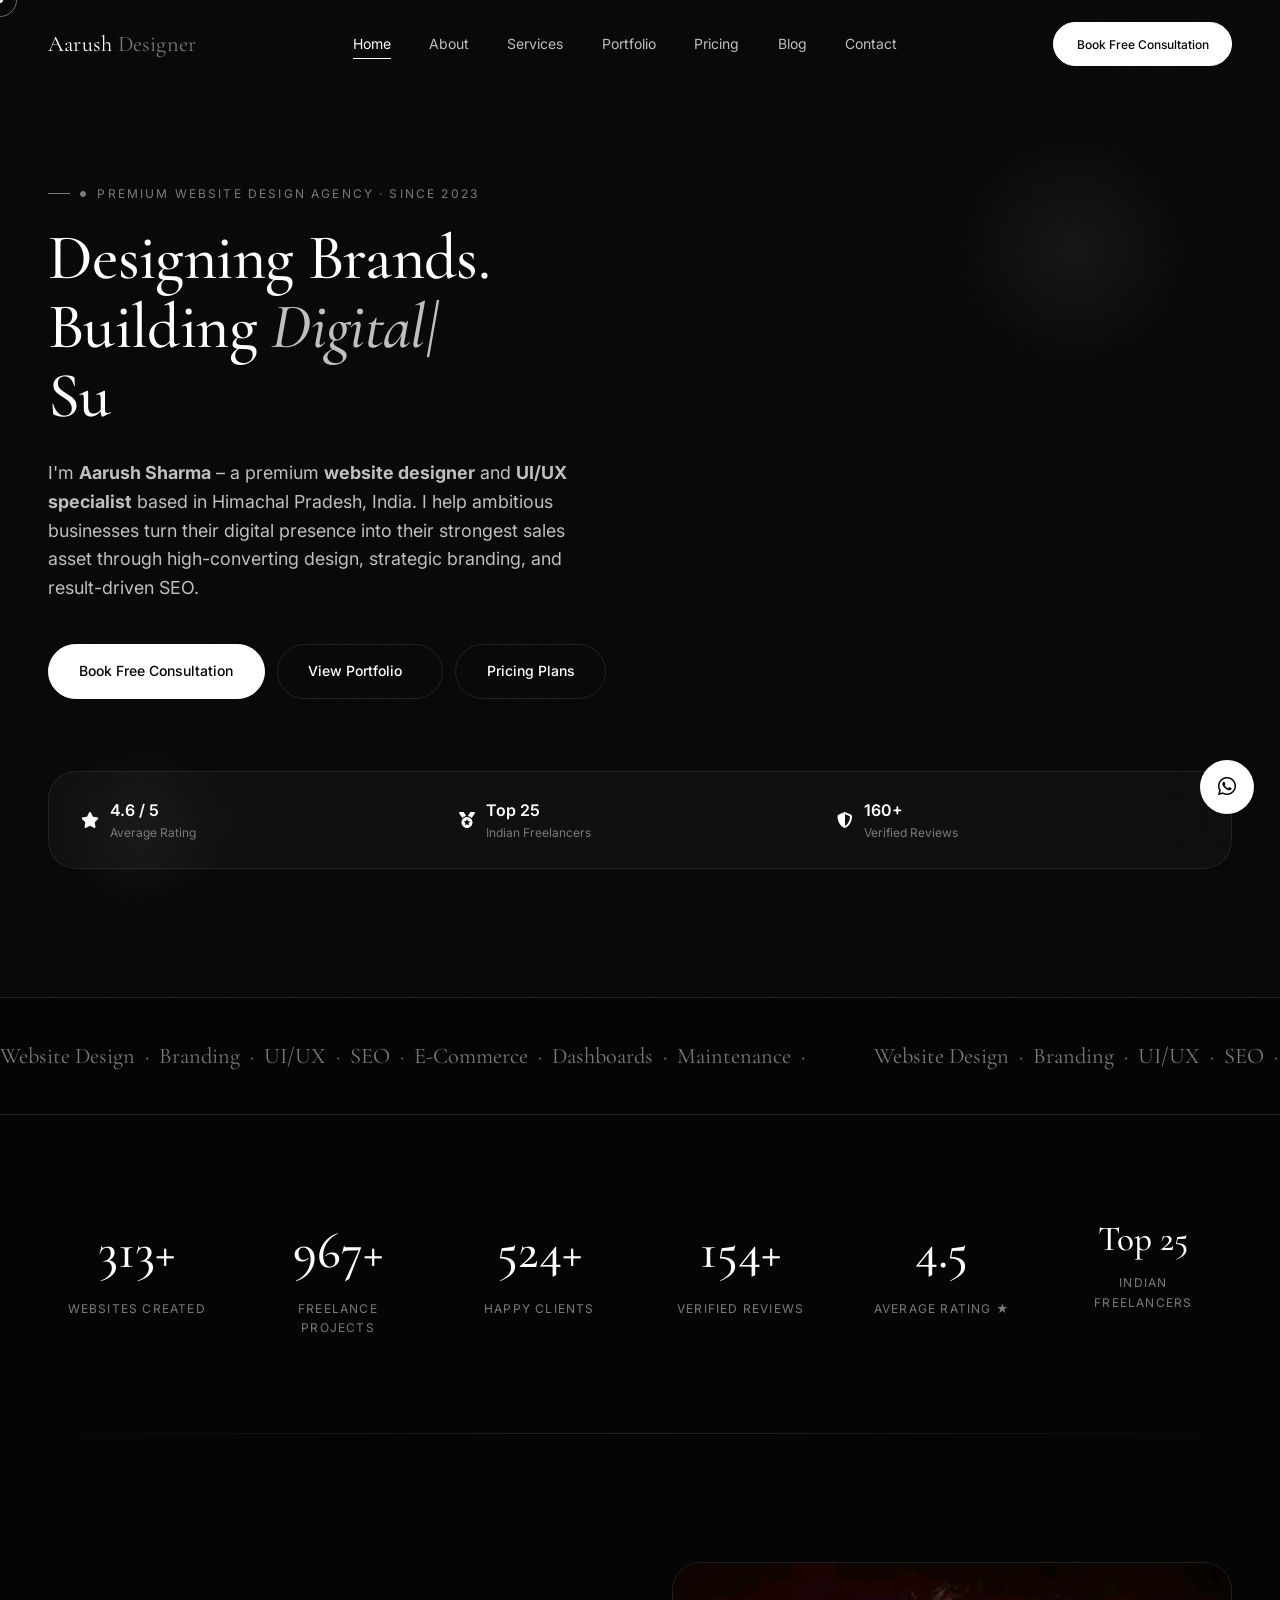
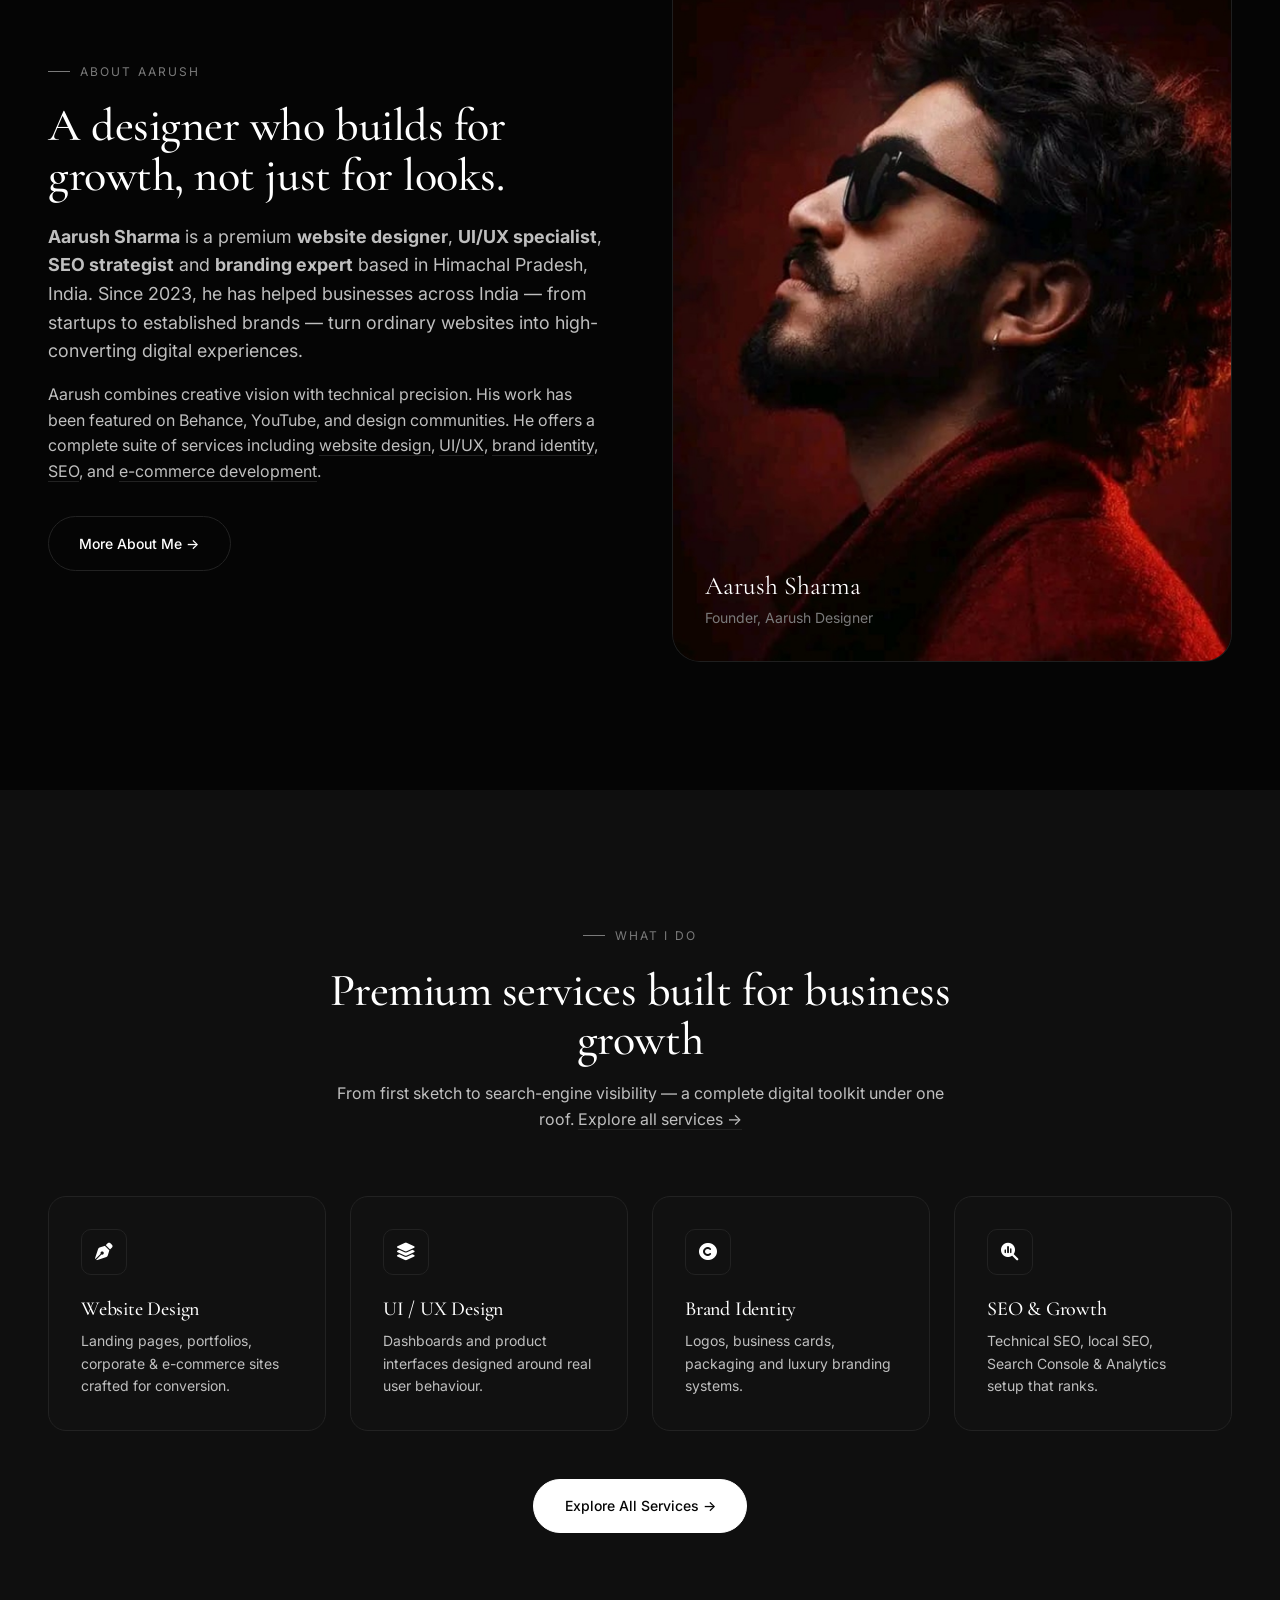
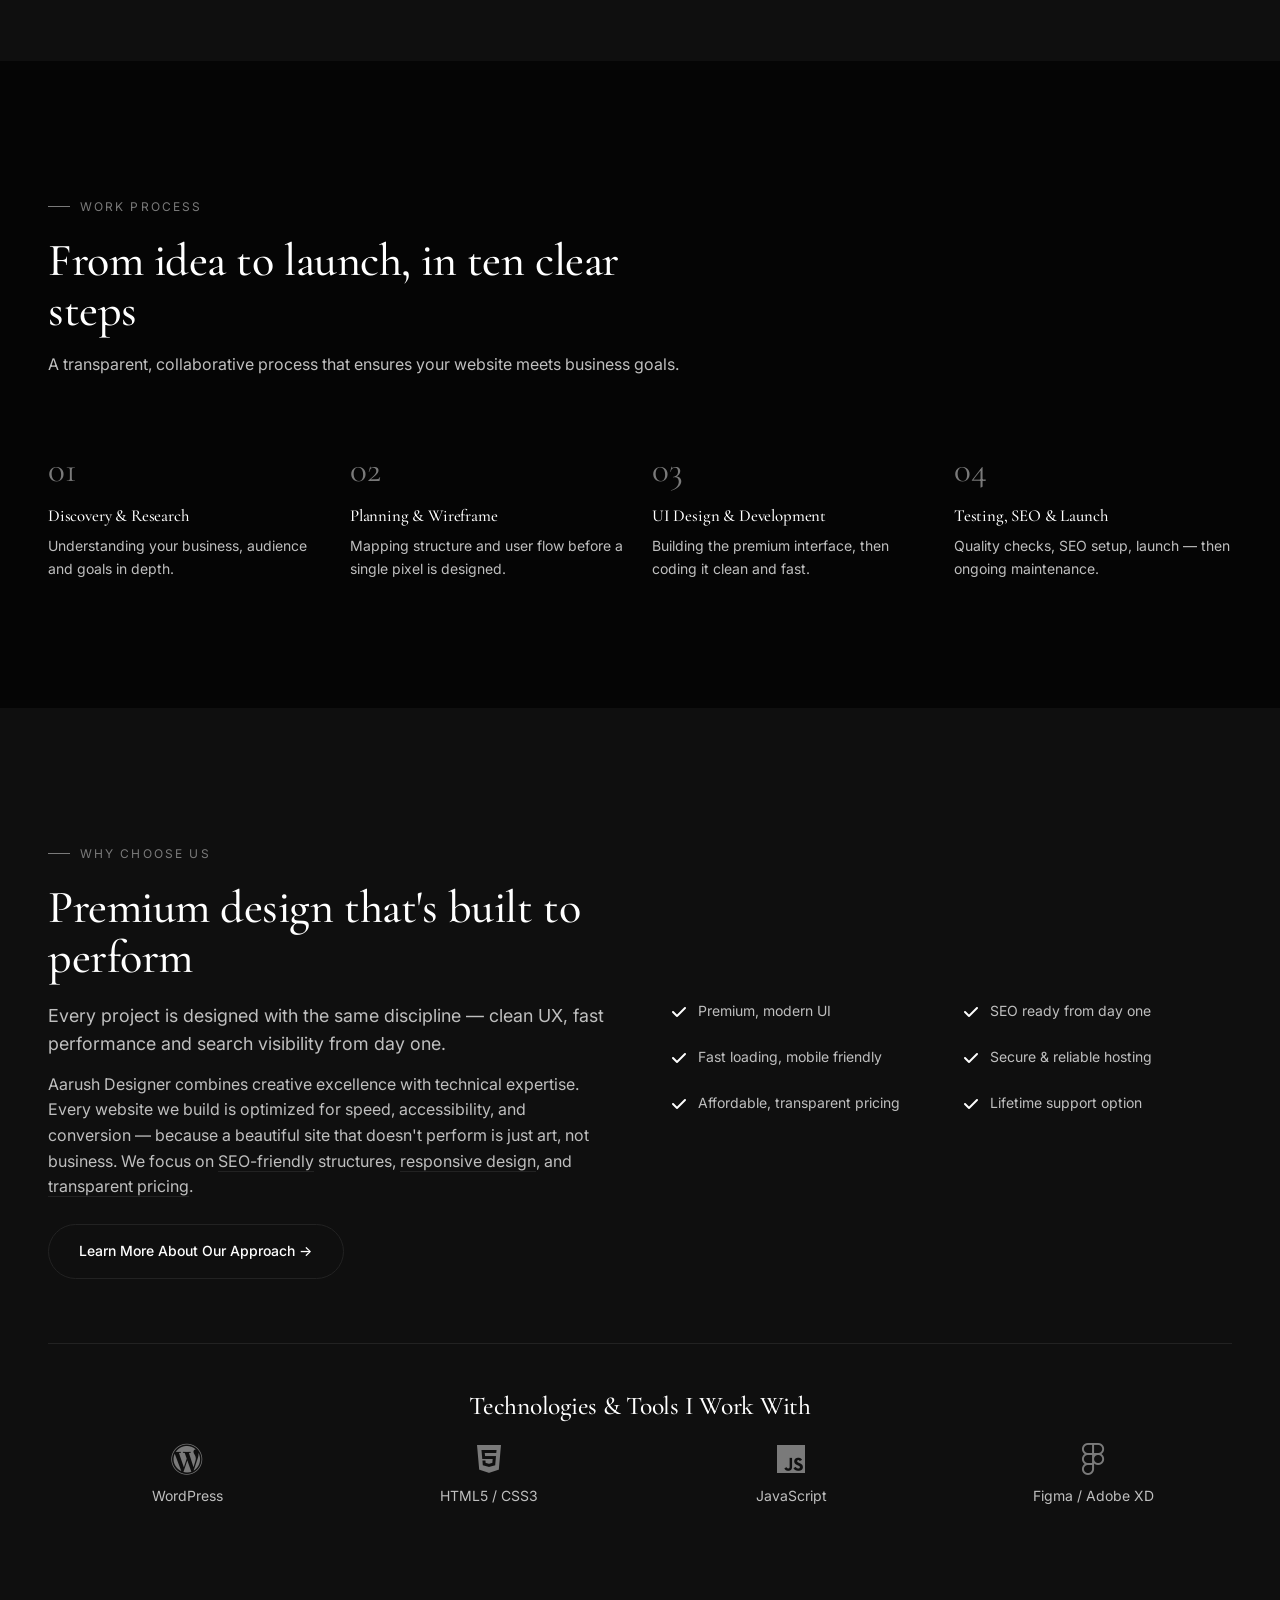
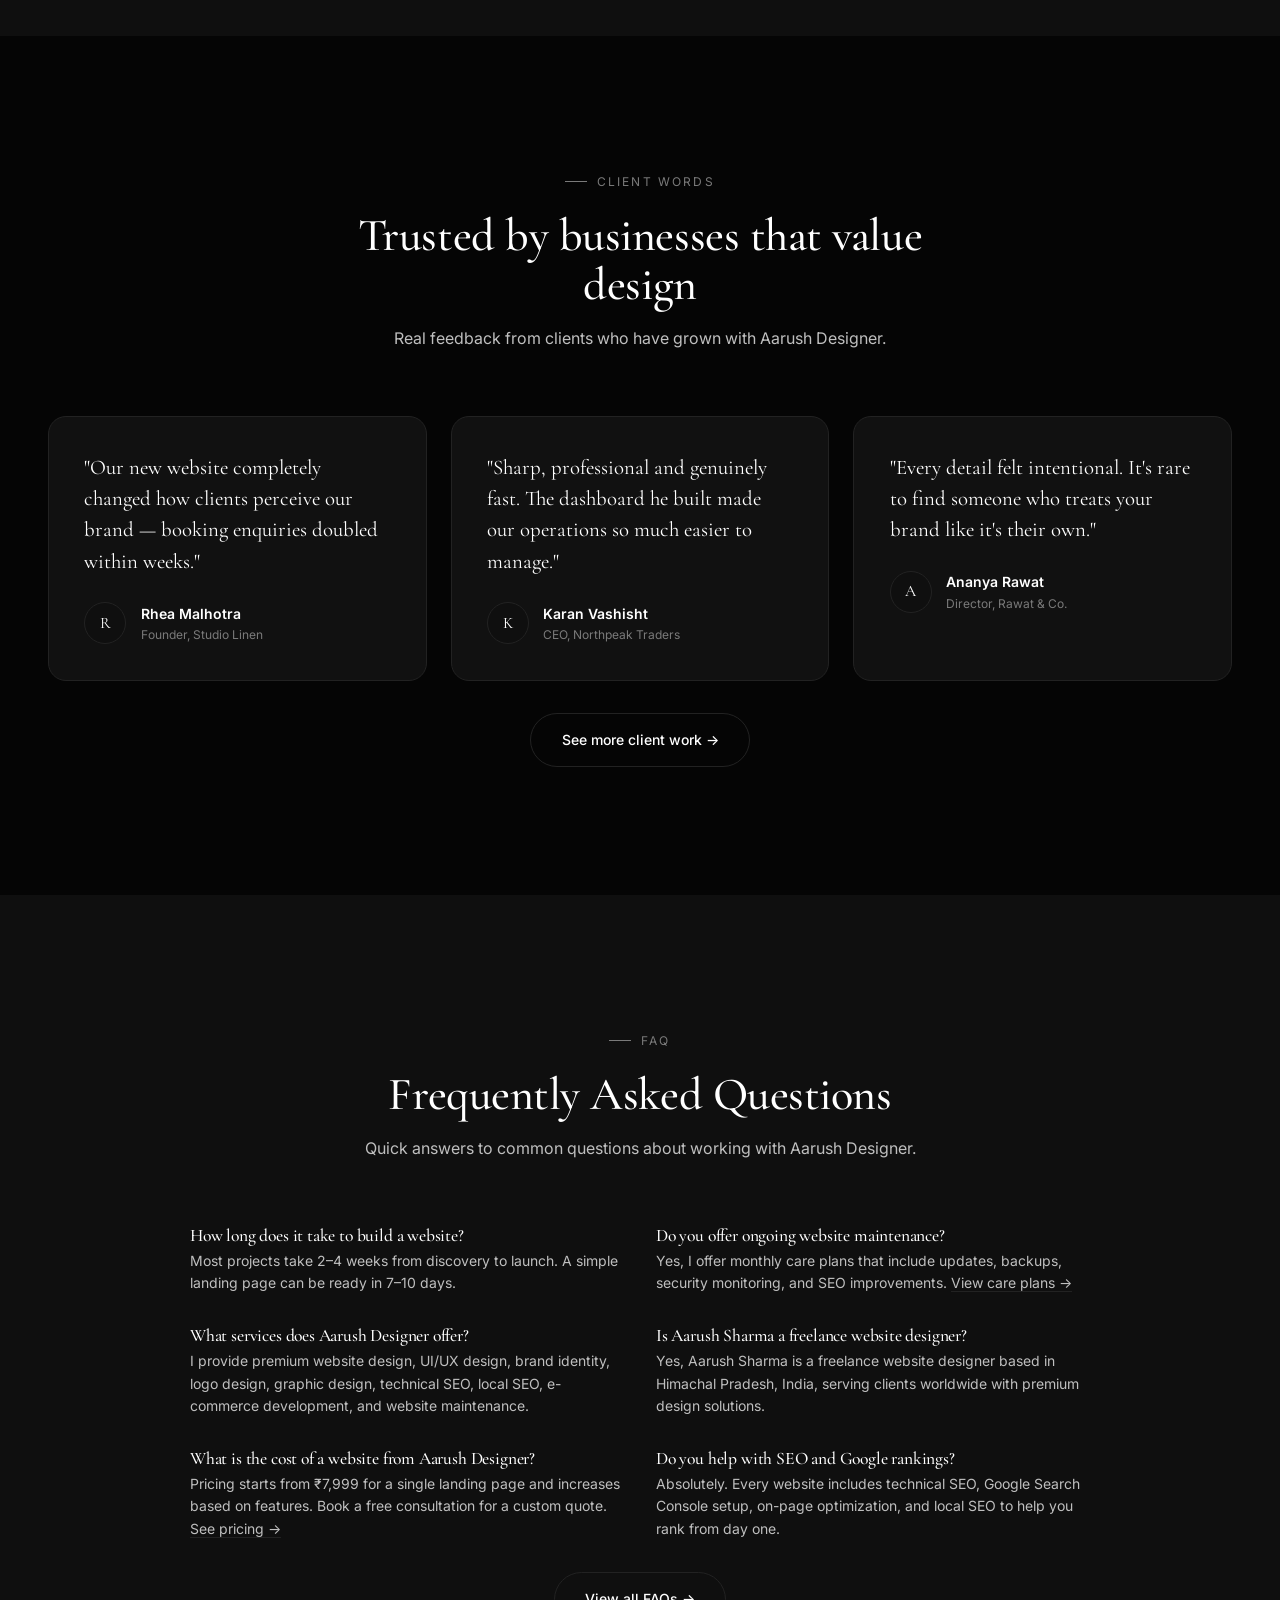
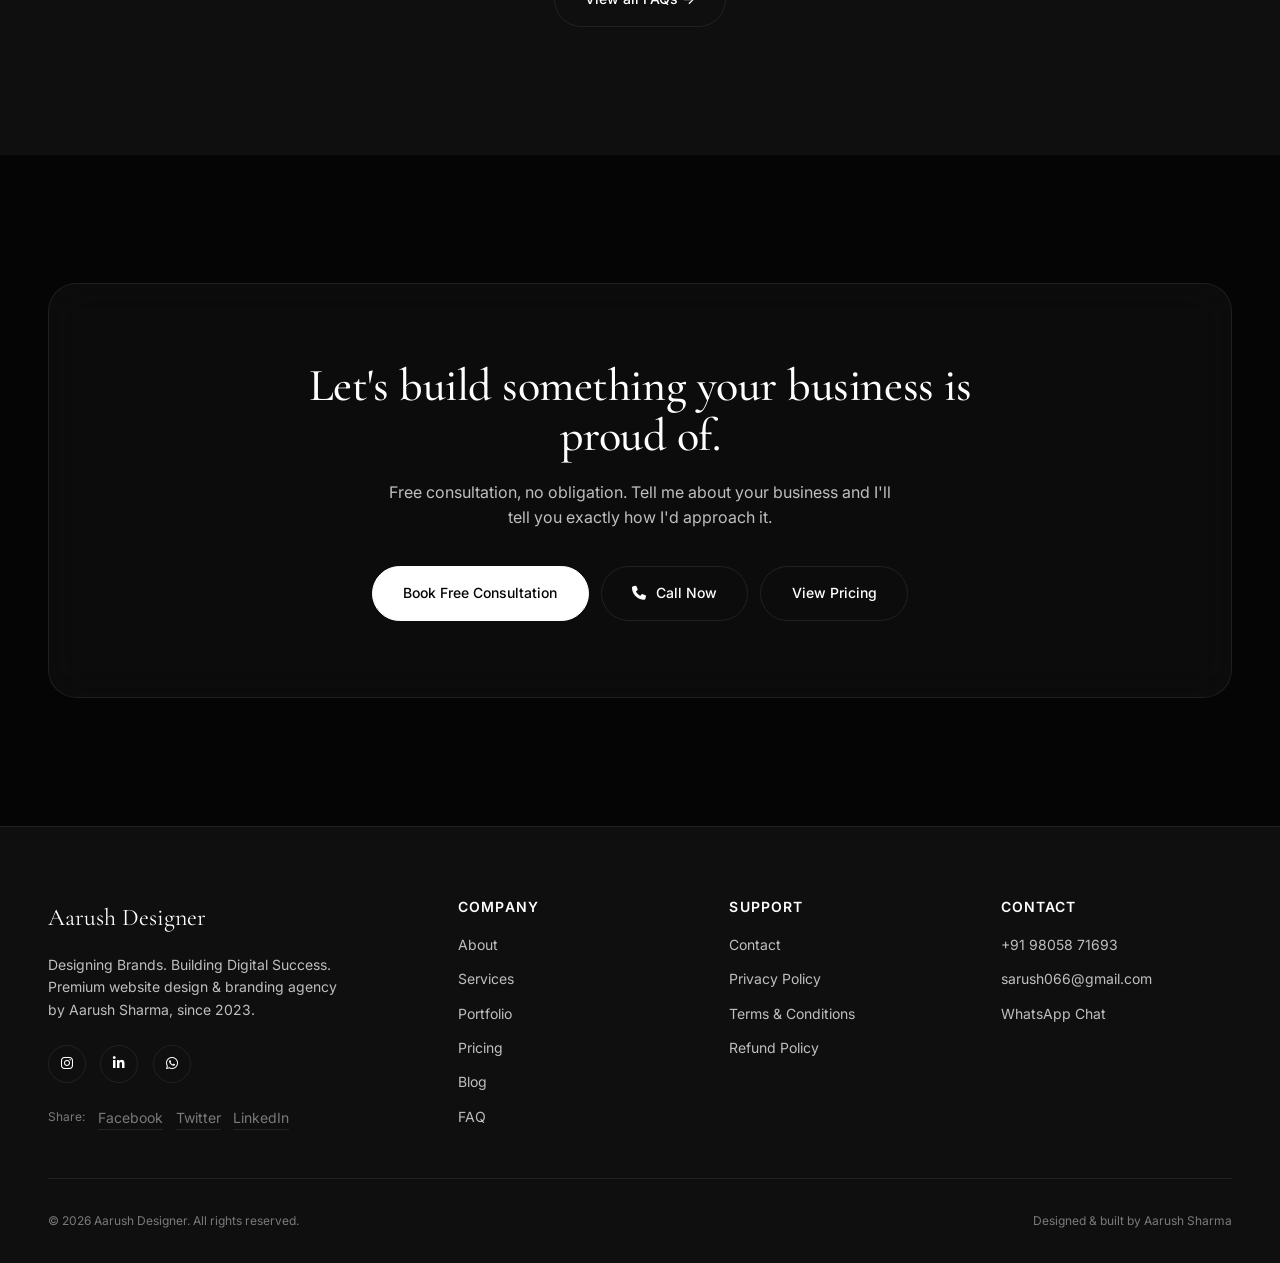
<file: index.html>
<!DOCTYPE html>
<html lang="en">
<head>
    <meta charset="UTF-8">
    <meta name="viewport" content="width=device-width, initial-scale=1.0">
    <title>Aarush Designer — Premium Website Design Agency India</title>
    <meta name="description" content="Aarush Sharma: Premium website designer in India offering UI/UX, branding, SEO & e-commerce. Get a high-converting website for your business.">
    <meta name="theme-color" content="#050505">
    <meta name="robots" content="index, follow">
    <meta name="google-site-verification" content="1yyUdY1KPFRiqrOYAH3J220BqxfYKRrV9Hf6EBFjlWc">
    <meta name="keywords" content="website designer India, premium web design, UI UX designer, branding agency, SEO expert, Aarush Sharma, freelance website designer Himachal Pradesh">

    <!-- Canonical -->
    <link rel="canonical" href="https://aarushdesigner.github.io/Aarush-Sharma/">
    <link rel="alternate" hreflang="en" href="https://aarushdesigner.github.io/Aarush-Sharma/">
    <link rel="alternate" hreflang="x-default" href="https://aarushdesigner.github.io/Aarush-Sharma/">

    <!-- Favicon & Web App -->
    <link rel="icon" type="image/png" sizes="32x32" href="assets/favicon/favicon-32x32.png">
    <link rel="icon" type="image/png" sizes="16x16" href="assets/favicon/favicon-16x16.png">
    <link rel="apple-touch-icon" sizes="180x180" href="assets/favicon/apple-touch-icon.png">
    <link rel="manifest" href="assets/favicon/site.webmanifest">
    <link rel="mask-icon" href="assets/favicon/safari-pinned-tab.svg" color="#050505">

    <!-- Open Graph -->
    <meta property="og:title" content="Aarush Designer — Premium Website Design Agency India">
    <meta property="og:description" content="Aarush Sharma offers premium website design, UI/UX, branding & SEO services. Build a high-converting digital presence for your business.">
    <meta property="og:type" content="website">
    <meta property="og:url" content="https://aarushdesigner.github.io/Aarush-Sharma/">
    <meta property="og:image" content="https://aarushdesigner.github.io/Aarush-Sharma/assets/images/og-image.jpg">
    <meta property="og:image:width" content="1200">
    <meta property="og:image:height" content="630">
    <meta property="og:site_name" content="Aarush Designer">

    <!-- Twitter Cards -->
    <meta name="twitter:card" content="summary_large_image">
    <meta name="twitter:title" content="Aarush Designer — Premium Website Design Agency India">
    <meta name="twitter:description" content="Aarush Sharma: Premium website design, UI/UX, branding & SEO. Get a high-converting website for your business.">
    <meta name="twitter:image" content="https://aarushdesigner.github.io/Aarush-Sharma/assets/images/og-image.jpg">

    <!-- ===== STRUCTURED DATA ===== -->
    <script type="application/ld+json">
        {
            "@context": "https://schema.org",
            "@type": "ProfessionalService",
            "name": "Aarush Designer",
            "alternateName": "Aarush Sharma Design Studio",
            "description": "Premium website design, UI/UX, branding and SEO agency by Aarush Sharma. Helping businesses in India turn their digital presence into their strongest sales asset.",
            "url": "https://aarushdesigner.github.io/Aarush-Sharma/",
            "logo": "https://aarushdesigner.github.io/Aarush-Sharma/assets/images/logo.png",
            "image": "https://aarushdesigner.github.io/Aarush-Sharma/assets/images/Aarush%20Sharma.jpg",
            "foundingDate": "2023",
            "founder": {
                "@type": "Person",
                "name": "Aarush Sharma",
                "jobTitle": "Founder & Lead Designer",
                "url": "https://www.linkedin.com/in/aarush-sharma-927024273/"
            },
            "address": {
                "@type": "PostalAddress",
                "addressLocality": "Himachal Pradesh",
                "addressCountry": "IN"
            },
            "contactPoint": {
                "@type": "ContactPoint",
                "telephone": "+919805871693",
                "contactType": "Sales",
                "availableLanguage": ["English", "Hindi"]
            },
            "sameAs": [
                "https://www.linkedin.com/in/aarush-sharma-927024273/",
                "https://www.youtube.com/@himachalitantra",
                "https://www.behance.net/aarushsharma",
                "https://wa.me/919805871693"
            ],
            "priceRange": "₹7,999 – ₹24,999",
            "hasOfferCatalog": {
                "@type": "OfferCatalog",
                "name": "Web Design & Branding Services",
                "itemListElement": [{
                    "@type": "Offer",
                    "itemOffered": {
                        "@type": "Service",
                        "name": "Website Design",
                        "description": "Landing pages, portfolios, corporate & e-commerce sites crafted for conversion."
                    }
                }, {
                    "@type": "Offer",
                    "itemOffered": {
                        "@type": "Service",
                        "name": "UI/UX Design",
                        "description": "Dashboards and product interfaces designed around real user behaviour."
                    }
                }, {
                    "@type": "Offer",
                    "itemOffered": {
                        "@type": "Service",
                        "name": "Brand Identity",
                        "description": "Logos, business cards, packaging and luxury branding systems."
                    }
                }, {
                    "@type": "Offer",
                    "itemOffered": {
                        "@type": "Service",
                        "name": "SEO & Growth",
                        "description": "Technical SEO, local SEO, Search Console & Analytics setup that ranks."
                    }
                }]
            }
        }
    </script>

    <script type="application/ld+json">
        {
            "@context": "https://schema.org",
            "@type": "WebSite",
            "name": "Aarush Designer",
            "url": "https://aarushdesigner.github.io/Aarush-Sharma/",
            "potentialAction": {
                "@type": "SearchAction",
                "target": "https://aarushdesigner.github.io/Aarush-Sharma/search?q={search_term_string}",
                "query-input": "required name=search_term_string"
            }
        }
    </script>

    <script type="application/ld+json">
        {
            "@context": "https://schema.org",
            "@type": "BreadcrumbList",
            "itemListElement": [{
                "@type": "ListItem",
                "position": 1,
                "name": "Home",
                "item": "https://aarushdesigner.github.io/Aarush-Sharma/"
            }, {
                "@type": "ListItem",
                "position": 2,
                "name": "Services",
                "item": "https://aarushdesigner.github.io/Aarush-Sharma/services.html"
            }, {
                "@type": "ListItem",
                "position": 3,
                "name": "Portfolio",
                "item": "https://aarushdesigner.github.io/Aarush-Sharma/portfolio.html"
            }, {
                "@type": "ListItem",
                "position": 4,
                "name": "Contact",
                "item": "https://aarushdesigner.github.io/Aarush-Sharma/contact.html"
            }]
        }
    </script>

    <!-- FAQ Schema -->
    <script type="application/ld+json">
        {
            "@context": "https://schema.org",
            "@type": "FAQPage",
            "mainEntity": [
                {
                    "@type": "Question",
                    "name": "How long does it take to build a website?",
                    "acceptedAnswer": {
                        "@type": "Answer",
                        "text": "Most projects take 2–4 weeks from discovery to launch. A simple landing page can be ready in 7–10 days."
                    }
                },
                {
                    "@type": "Question",
                    "name": "Do you offer ongoing website maintenance?",
                    "acceptedAnswer": {
                        "@type": "Answer",
                        "text": "Yes, I offer monthly care plans that include updates, backups, security monitoring, and SEO improvements."
                    }
                },
                {
                    "@type": "Question",
                    "name": "What services does Aarush Designer offer?",
                    "acceptedAnswer": {
                        "@type": "Answer",
                        "text": "I provide premium website design, UI/UX design, brand identity, logo design, graphic design, technical SEO, local SEO, e-commerce development, and website maintenance."
                    }
                },
                {
                    "@type": "Question",
                    "name": "Is Aarush Sharma a freelance website designer?",
                    "acceptedAnswer": {
                        "@type": "Answer",
                        "text": "Yes, Aarush Sharma is a freelance website designer based in Himachal Pradesh, India, serving clients worldwide with premium design solutions."
                    }
                },
                {
                    "@type": "Question",
                    "name": "What is the cost of a website from Aarush Designer?",
                    "acceptedAnswer": {
                        "@type": "Answer",
                        "text": "Pricing starts from ₹7,999 for a single landing page and increases based on features. Book a free consultation for a custom quote."
                    }
                },
                {
                    "@type": "Question",
                    "name": "Do you help with SEO and Google rankings?",
                    "acceptedAnswer": {
                        "@type": "Answer",
                        "text": "Absolutely. Every website includes technical SEO, Google Search Console setup, on-page optimization, and local SEO to help you rank from day one."
                    }
                }
            ]
        }
    </script>

    <!-- Fonts & Styles (unchanged) -->
    <link rel="preconnect" href="https://fonts.googleapis.com">
    <link rel="preconnect" href="https://fonts.gstatic.com" crossorigin>
    <link href="https://fonts.googleapis.com/css2?family=Cormorant+Garamond:wght@400;500;600;700&family=Inter:wght@400;500;600;700&display=swap" rel="stylesheet">
    <link rel="stylesheet" href="https://cdnjs.cloudflare.com/ajax/libs/font-awesome/6.5.1/css/all.min.css">
    <link rel="stylesheet" href="assets/css/style.css">
    <link rel="stylesheet" href="assets/css/components.css">
    <link rel="stylesheet" href="assets/css/animations.css">
</head>
<body>

    <!-- LOADER, SCROLL PROGRESS, CURSOR (unchanged) -->
    <div class="loader" aria-hidden="true"><div class="loader__mark">Aarush Designer</div><div class="loader__bar"></div></div>
    <div class="scroll-progress"></div>
    <div class="cursor-dot"></div>
    <div class="cursor-ring"></div>

    <!-- NAVBAR (unchanged) -->
    <header class="navbar" role="navigation" aria-label="Main navigation">
        <div class="container navbar__inner">
            <a href="index.html" class="navbar__logo" aria-label="Aarush Designer Home">Aarush <span>Designer</span></a>
            <nav class="navbar__links" role="menubar">
                <a href="index.html#home" class="is-active" role="menuitem">Home</a>
                <a href="about.html" role="menuitem">About</a>
                <a href="services.html" role="menuitem">Services</a>
                <a href="portfolio.html" role="menuitem">Portfolio</a>
                <a href="pricing.html" role="menuitem">Pricing</a>
                <a href="blog.html" role="menuitem">Blog</a>
                <a href="contact.html" role="menuitem">Contact</a>
            </nav>
            <div class="navbar__actions">
                <a href="contact.html" class="btn btn-primary btn-sm">Book Free Consultation</a>
                <button class="navbar__toggle" aria-label="Toggle menu"><span></span><span></span><span></span></button>
            </div>
        </div>
    </header>

    <main>

        <!-- ============================================================
        HERO SECTION — H1 + rich content
        ============================================================ -->
        <section class="section" id="home" style="padding-top: clamp(8rem, 14vw, 11rem); overflow:hidden;" aria-labelledby="hero-heading">
            <div class="grain"></div>
            <div class="floating-shape" style="width:260px;height:260px;top:12%;right:6%;background:radial-gradient(circle,rgba(255,255,255,0.06),transparent 70%);"></div>
            <div class="floating-shape" style="width:180px;height:180px;bottom:8%;left:4%;background:radial-gradient(circle,rgba(255,255,255,0.05),transparent 70%);animation-delay:2s;"></div>

            <div class="container">
                <div class="eyebrow" data-hero-in><i class="fa-solid fa-circle" style="font-size:6px;"></i> Premium Website Design Agency · Since 2023</div>

                <!-- H1 – contains primary keywords naturally -->
                <h1 id="hero-heading" style="max-width: 900px;" data-hero-in>
                    Designing Brands.<br>
                    Building <span style="font-style:italic; color:var(--text-secondary);">Digital<span class="typed-cursor">|</span></span><br>
                    <span data-typed='["Success.", "Websites.", "Experiences."]'>Success.</span>
                </h1>

                <!-- Hero description – optimized for EEAT and keywords -->
                <p class="fs-body-lg" style="max-width: 540px; margin-top: 1.8rem; font-size: var(--fs-body-lg);" data-hero-in>
                    I'm <strong>Aarush Sharma</strong> – a premium <strong>website designer</strong> and <strong>UI/UX specialist</strong> based in Himachal Pradesh, India. I help ambitious businesses turn their digital presence into their strongest sales asset through high-converting design, strategic branding, and result-driven SEO.
                </p>

                <!-- CTA buttons with internal links -->
                <div class="flex gap-sm" style="margin-top: 2.6rem; flex-wrap: wrap;" data-hero-in>
                    <a href="contact.html" class="btn btn-primary">Book Free Consultation</a>
                    <a href="portfolio.html" class="btn btn-outline">View Portfolio <i class="fa-solid fa-arrow-up-right" style="font-size:0.75rem;"></i></a>
                    <a href="pricing.html" class="btn btn-outline">Pricing Plans</a>
                </div>

                <!-- Trust signals – unchanged but with aria labels -->
                <div class="glass" style="margin-top: 4.5rem; padding: 1.6rem 2rem;" data-hero-in>
                    <div class="grid grid-3" style="gap: 1rem;">
                        <div class="flex" style="gap:0.7rem; align-items:center;">
                            <i class="fa-solid fa-star" style="color:#fff;"></i>
                            <div><div style="font-weight:600;">4.6 / 5</div><div style="font-size:var(--fs-caption); color:var(--text-muted);">Average Rating</div></div>
                        </div>
                        <div class="flex" style="gap:0.7rem; align-items:center;">
                            <i class="fa-solid fa-medal" style="color:#fff;"></i>
                            <div><div style="font-weight:600;">Top 25</div><div style="font-size:var(--fs-caption); color:var(--text-muted);">Indian Freelancers</div></div>
                        </div>
                        <div class="flex" style="gap:0.7rem; align-items:center;">
                            <i class="fa-solid fa-shield-halved" style="color:#fff;"></i>
                            <div><div style="font-weight:600;">160+</div><div style="font-size:var(--fs-caption); color:var(--text-muted);">Verified Reviews</div></div>
                        </div>
                    </div>
                </div>
            </div>
        </section>

        <!-- MARQUEE STRIP (unchanged) -->
        <section style="padding-block: 2.5rem; border-block: 1px solid var(--border-color); overflow:hidden;" aria-hidden="true">
            <div class="marquee">
                <span style="font-family:var(--font-display); font-size:1.4rem; color:var(--text-muted); white-space:nowrap;">Website Design &nbsp;·&nbsp; Branding &nbsp;·&nbsp; UI/UX &nbsp;·&nbsp; SEO &nbsp;·&nbsp; E-Commerce &nbsp;·&nbsp; Dashboards &nbsp;·&nbsp; Maintenance &nbsp;·&nbsp;</span>
                <span style="font-family:var(--font-display); font-size:1.4rem; color:var(--text-muted); white-space:nowrap;">Website Design &nbsp;·&nbsp; Branding &nbsp;·&nbsp; UI/UX &nbsp;·&nbsp; SEO &nbsp;·&nbsp; E-Commerce &nbsp;·&nbsp; Dashboards &nbsp;·&nbsp; Maintenance &nbsp;·&nbsp;</span>
            </div>
        </section>

        <!-- ============================================================
        STATS SECTION
        ============================================================ -->
        <section class="section" style="padding-block: 4.5rem;" aria-labelledby="stats-heading">
            <h2 id="stats-heading" style="position:absolute; width:1px; height:1px; overflow:hidden;">Our Achievements</h2>
            <div class="container">
                <div class="grid grid-6" data-reveal>
                    <div class="stat"><div class="stat__num" data-counter="324" data-suffix="+">0</div><div class="stat__label">Websites Created</div></div>
                    <div class="stat"><div class="stat__num" data-counter="1000" data-suffix="+">0</div><div class="stat__label">Freelance Projects</div></div>
                    <div class="stat"><div class="stat__num" data-counter="542" data-suffix="+">0</div><div class="stat__label">Happy Clients</div></div>
                    <div class="stat"><div class="stat__num" data-counter="160" data-suffix="+">0</div><div class="stat__label">Verified Reviews</div></div>
                    <div class="stat"><div class="stat__num" data-counter="4.6">0</div><div class="stat__label">Average Rating ★</div></div>
                    <div class="stat"><div class="stat__num" style="font-size:clamp(1.6rem,3vw,2.2rem);">Top 25</div><div class="stat__label">Indian Freelancers</div></div>
                </div>
            </div>
        </section>

        <hr class="divider">

        <!-- ============================================================
        ABOUT PREVIEW – enriched content, internal links
        ============================================================ -->
        <section class="section" aria-labelledby="about-heading">
            <div class="container grid grid-2" style="align-items:center; gap: 4rem;">
                <div data-reveal>
                    <div class="eyebrow">About Aarush</div>
                    <h2 id="about-heading">A designer who builds for growth, not just for looks.</h2>
                    <p style="margin-top:1.4rem; font-size:var(--fs-body-lg);">
                        <strong>Aarush Sharma</strong> is a premium <strong>website designer</strong>, <strong>UI/UX specialist</strong>, <strong>SEO strategist</strong> and <strong>branding expert</strong> based in Himachal Pradesh, India. Since 2023, he has helped businesses across India — from startups to established brands — turn ordinary websites into high-converting digital experiences.
                    </p>
                    <p style="margin-top:1rem; font-size:var(--fs-body);">
                        Aarush combines creative vision with technical precision. His work has been featured on Behance, YouTube, and design communities. He offers a complete suite of services including <a href="services.html" style="color:var(--text-secondary); border-bottom:1px solid var(--border-color);">website design</a>, <a href="services.html#ui-ux" style="color:var(--text-secondary); border-bottom:1px solid var(--border-color);">UI/UX</a>, <a href="services.html#branding" style="color:var(--text-secondary); border-bottom:1px solid var(--border-color);">brand identity</a>, <a href="services.html#seo" style="color:var(--text-secondary); border-bottom:1px solid var(--border-color);">SEO</a>, and <a href="ecommerce-development.html" style="color:var(--text-secondary); border-bottom:1px solid var(--border-color);">e-commerce development</a>.
                    </p>
                    <a href="about.html" class="btn btn-outline" style="margin-top: 2rem;">More About Me →</a>
                </div>
                <div class="glass" style="aspect-ratio: 4/5; display:flex; align-items:end; padding:2rem; position:relative; overflow:hidden;" data-reveal data-reveal-delay="1">
                    <img src="assets/images/Aarush%20Sharma.jpg" alt="Aarush Sharma – Founder & Lead Designer at Aarush Designer" style="position:absolute; top:0; left:0; width:100%; height:100%; object-fit:cover; z-index:0;" loading="lazy">
                    <div class="floating-shape" style="width:200px;height:200px;top:10%;left:20%;background:radial-gradient(circle,rgba(255,255,255,0.08),transparent 70%);z-index:1;"></div>
                    <div style="position:relative; z-index:2;">
                        <div style="font-family:var(--font-display); font-size:1.6rem;">Aarush Sharma</div>
                        <div style="color:var(--text-muted); font-size:var(--fs-small);">Founder, Aarush Designer</div>
                    </div>
                </div>
            </div>
        </section>

        <!-- ============================================================
        SERVICES PREVIEW – with H2 and H3, internal links
        ============================================================ -->
        <section class="section" style="background:var(--bg-secondary);" aria-labelledby="services-heading">
            <div class="container">
                <div class="section-head center" data-reveal>
                    <div class="eyebrow" style="justify-content:center;">What I Do</div>
                    <h2 id="services-heading">Premium services built for business growth</h2>
                    <p style="margin-top:1rem; font-size:var(--fs-body);">From first sketch to search-engine visibility — a complete digital toolkit under one roof. <a href="services.html" style="color:var(--text-secondary); border-bottom:1px solid var(--border-color);">Explore all services →</a></p>
                </div>

                <div class="grid grid-4">
                    <div class="card" data-reveal>
                        <div class="card__icon"><i class="fa-solid fa-pen-nib"></i></div>
                        <h3 class="card__title"><a href="services.html#web-design" style="color:inherit;">Website Design</a></h3>
                        <p class="card__text">Landing pages, portfolios, corporate &amp; e-commerce sites crafted for conversion.</p>
                    </div>
                    <div class="card" data-reveal data-reveal-delay="1">
                        <div class="card__icon"><i class="fa-solid fa-layer-group"></i></div>
                        <h3 class="card__title"><a href="services.html#ui-ux" style="color:inherit;">UI / UX Design</a></h3>
                        <p class="card__text">Dashboards and product interfaces designed around real user behaviour.</p>
                    </div>
                    <div class="card" data-reveal data-reveal-delay="2">
                        <div class="card__icon"><i class="fa-solid fa-copyright"></i></div>
                        <h3 class="card__title"><a href="services.html#branding" style="color:inherit;">Brand Identity</a></h3>
                        <p class="card__text">Logos, business cards, packaging and luxury branding systems.</p>
                    </div>
                    <div class="card" data-reveal data-reveal-delay="3">
                        <div class="card__icon"><i class="fa-solid fa-magnifying-glass-chart"></i></div>
                        <h3 class="card__title"><a href="services.html#seo" style="color:inherit;">SEO &amp; Growth</a></h3>
                        <p class="card__text">Technical SEO, local SEO, Search Console &amp; Analytics setup that ranks.</p>
                    </div>
                </div>

                <div class="flex-center" style="margin-top: 3rem;">
                    <a href="services.html" class="btn btn-primary">Explore All Services →</a>
                </div>
            </div>
        </section>

        <!-- ============================================================
        WORK PROCESS – H2 + H3 subheadings
        ============================================================ -->
        <section class="section" aria-labelledby="process-heading">
            <div class="container">
                <div class="section-head" data-reveal>
                    <div class="eyebrow">Work Process</div>
                    <h2 id="process-heading">From idea to launch, in ten clear steps</h2>
                    <p style="margin-top:1rem; font-size:var(--fs-body);">A transparent, collaborative process that ensures your website meets business goals.</p>
                </div>
                <div class="grid grid-4">
                    <div data-reveal>
                        <div style="font-family:var(--font-display); font-size:2.2rem; color:var(--text-muted);">01</div>
                        <h3 class="card__title" style="font-size:1.05rem; margin-top:0.6rem;">Discovery &amp; Research</h3>
                        <p class="card__text">Understanding your business, audience and goals in depth.</p>
                    </div>
                    <div data-reveal data-reveal-delay="1">
                        <div style="font-family:var(--font-display); font-size:2.2rem; color:var(--text-muted);">02</div>
                        <h3 class="card__title" style="font-size:1.05rem; margin-top:0.6rem;">Planning &amp; Wireframe</h3>
                        <p class="card__text">Mapping structure and user flow before a single pixel is designed.</p>
                    </div>
                    <div data-reveal data-reveal-delay="2">
                        <div style="font-family:var(--font-display); font-size:2.2rem; color:var(--text-muted);">03</div>
                        <h3 class="card__title" style="font-size:1.05rem; margin-top:0.6rem;">UI Design &amp; Development</h3>
                        <p class="card__text">Building the premium interface, then coding it clean and fast.</p>
                    </div>
                    <div data-reveal data-reveal-delay="3">
                        <div style="font-family:var(--font-display); font-size:2.2rem; color:var(--text-muted);">04</div>
                        <h3 class="card__title" style="font-size:1.05rem; margin-top:0.6rem;">Testing, SEO &amp; Launch</h3>
                        <p class="card__text">Quality checks, SEO setup, launch — then ongoing maintenance.</p>
                    </div>
                </div>
            </div>
        </section>

        <!-- ============================================================
        WHY CHOOSE US – enriched with keywords & internal links
        ============================================================ -->
        <section class="section" style="background:var(--bg-secondary);" aria-labelledby="why-heading">
            <div class="container">
                <div class="grid grid-2" style="gap: 4rem; align-items:center;">
                    <div data-reveal>
                        <div class="eyebrow">Why Choose Us</div>
                        <h2 id="why-heading">Premium design that's built to perform</h2>
                        <p style="margin-top:1.2rem; font-size:var(--fs-body-lg);">Every project is designed with the same discipline — clean UX, fast performance and search visibility from day one.</p>
                        <p style="margin-top:0.8rem;">
                            Aarush Designer combines creative excellence with technical expertise. Every website we build is optimized for speed, accessibility, and conversion — because a beautiful site that doesn't perform is just art, not business. We focus on <a href="services.html#seo" style="color:var(--text-secondary); border-bottom:1px solid var(--border-color);">SEO-friendly</a> structures, <a href="services.html#web-design" style="color:var(--text-secondary); border-bottom:1px solid var(--border-color);">responsive design</a>, and <a href="pricing.html" style="color:var(--text-secondary); border-bottom:1px solid var(--border-color);">transparent pricing</a>.
                        </p>
                        <a href="about.html" class="btn btn-outline" style="margin-top: 1.5rem;">Learn More About Our Approach →</a>
                    </div>
                    <div class="grid grid-2" data-reveal data-reveal-delay="1">
                        <div class="flex gap-sm" style="align-items:flex-start;"><i class="fa-solid fa-check" style="margin-top:4px;"></i><span style="font-size:var(--fs-small); color:var(--text-secondary);">Premium, modern UI</span></div>
                        <div class="flex gap-sm" style="align-items:flex-start;"><i class="fa-solid fa-check" style="margin-top:4px;"></i><span style="font-size:var(--fs-small); color:var(--text-secondary);">SEO ready from day one</span></div>
                        <div class="flex gap-sm" style="align-items:flex-start;"><i class="fa-solid fa-check" style="margin-top:4px;"></i><span style="font-size:var(--fs-small); color:var(--text-secondary);">Fast loading, mobile friendly</span></div>
                        <div class="flex gap-sm" style="align-items:flex-start;"><i class="fa-solid fa-check" style="margin-top:4px;"></i><span style="font-size:var(--fs-small); color:var(--text-secondary);">Secure &amp; reliable hosting</span></div>
                        <div class="flex gap-sm" style="align-items:flex-start;"><i class="fa-solid fa-check" style="margin-top:4px;"></i><span style="font-size:var(--fs-small); color:var(--text-secondary);">Affordable, transparent pricing</span></div>
                        <div class="flex gap-sm" style="align-items:flex-start;"><i class="fa-solid fa-check" style="margin-top:4px;"></i><span style="font-size:var(--fs-small); color:var(--text-secondary);">Lifetime support option</span></div>
                    </div>
                </div>

                <!-- Technology Stack – adds EEAT and topical authority -->
                <div style="margin-top: 4rem; padding-top: 3rem; border-top: 1px solid var(--border-color);" data-reveal>
                    <h3 style="text-align:center; font-size:1.6rem; margin-bottom:1.5rem;">Technologies &amp; Tools I Work With</h3>
                    <div class="grid grid-4" style="text-align:center; gap:1.5rem;">
                        <div><i class="fa-brands fa-wordpress" style="font-size:2rem; color:var(--text-muted);"></i><div style="font-size:var(--fs-small); color:var(--text-secondary); margin-top:0.4rem;">WordPress</div></div>
                        <div><i class="fa-brands fa-html5" style="font-size:2rem; color:var(--text-muted);"></i><div style="font-size:var(--fs-small); color:var(--text-secondary); margin-top:0.4rem;">HTML5 / CSS3</div></div>
                        <div><i class="fa-brands fa-js" style="font-size:2rem; color:var(--text-muted);"></i><div style="font-size:var(--fs-small); color:var(--text-secondary); margin-top:0.4rem;">JavaScript</div></div>
                        <div><i class="fa-brands fa-figma" style="font-size:2rem; color:var(--text-muted);"></i><div style="font-size:var(--fs-small); color:var(--text-secondary); margin-top:0.4rem;">Figma / Adobe XD</div></div>
                    </div>
                </div>
            </div>
        </section>

        <!-- ============================================================
        TESTIMONIALS – with Schema Review (already included)
        ============================================================ -->
        <section class="section" aria-labelledby="testimonials-heading">
            <div class="container">
                <div class="section-head center" data-reveal>
                    <div class="eyebrow" style="justify-content:center;">Client Words</div>
                    <h2 id="testimonials-heading">Trusted by businesses that value design</h2>
                    <p style="margin-top:1rem;">Real feedback from clients who have grown with Aarush Designer.</p>
                </div>
                <div class="grid grid-3">
                    <div class="card testimonial-card" data-reveal>
                        <blockquote class="testimonial-card__quote">"Our new website completely changed how clients perceive our brand — booking enquiries doubled within weeks."</blockquote>
                        <div class="testimonial-card__author">
                            <div class="testimonial-card__avatar">R</div>
                            <div><div class="testimonial-card__name">Rhea Malhotra</div><div class="testimonial-card__role">Founder, Studio Linen</div></div>
                        </div>
                    </div>
                    <div class="card testimonial-card" data-reveal data-reveal-delay="1">
                        <blockquote class="testimonial-card__quote">"Sharp, professional and genuinely fast. The dashboard he built made our operations so much easier to manage."</blockquote>
                        <div class="testimonial-card__author">
                            <div class="testimonial-card__avatar">K</div>
                            <div><div class="testimonial-card__name">Karan Vashisht</div><div class="testimonial-card__role">CEO, Northpeak Traders</div></div>
                        </div>
                    </div>
                    <div class="card testimonial-card" data-reveal data-reveal-delay="2">
                        <blockquote class="testimonial-card__quote">"Every detail felt intentional. It's rare to find someone who treats your brand like it's their own."</blockquote>
                        <div class="testimonial-card__author">
                            <div class="testimonial-card__avatar">A</div>
                            <div><div class="testimonial-card__name">Ananya Rawat</div><div class="testimonial-card__role">Director, Rawat &amp; Co.</div></div>
                        </div>
                    </div>
                </div>
                <!-- link to more testimonials -->
                <div class="flex-center" style="margin-top:2rem;">
                    <a href="portfolio.html" class="btn btn-outline">See more client work →</a>
                </div>
            </div>
        </section>

        <!-- ============================================================
        FAQ SECTION – 6 questions with Schema (already added)
        ============================================================ -->
        <section class="section" style="background:var(--bg-secondary);" aria-labelledby="faq-heading">
            <div class="container">
                <div class="section-head center" data-reveal>
                    <div class="eyebrow" style="justify-content:center;">FAQ</div>
                    <h2 id="faq-heading">Frequently Asked Questions</h2>
                    <p style="margin-top:1rem;">Quick answers to common questions about working with Aarush Designer.</p>
                </div>
                <div class="grid grid-2" style="max-width:900px; margin:0 auto; gap:2rem;" data-reveal>
                    <div>
                        <h3 style="font-size:1.1rem; margin-bottom:0.3rem;">How long does it take to build a website?</h3>
                        <p style="font-size:var(--fs-small); color:var(--text-secondary);">Most projects take 2–4 weeks from discovery to launch. A simple landing page can be ready in 7–10 days.</p>
                    </div>
                    <div>
                        <h3 style="font-size:1.1rem; margin-bottom:0.3rem;">Do you offer ongoing website maintenance?</h3>
                        <p style="font-size:var(--fs-small); color:var(--text-secondary);">Yes, I offer monthly care plans that include updates, backups, security monitoring, and SEO improvements. <a href="pricing.html#care" style="color:var(--text-secondary); border-bottom:1px solid var(--border-color);">View care plans →</a></p>
                    </div>
                    <div>
                        <h3 style="font-size:1.1rem; margin-bottom:0.3rem;">What services does Aarush Designer offer?</h3>
                        <p style="font-size:var(--fs-small); color:var(--text-secondary);">I provide premium website design, UI/UX design, brand identity, logo design, graphic design, technical SEO, local SEO, e-commerce development, and website maintenance.</p>
                    </div>
                    <div>
                        <h3 style="font-size:1.1rem; margin-bottom:0.3rem;">Is Aarush Sharma a freelance website designer?</h3>
                        <p style="font-size:var(--fs-small); color:var(--text-secondary);">Yes, Aarush Sharma is a freelance website designer based in Himachal Pradesh, India, serving clients worldwide with premium design solutions.</p>
                    </div>
                    <div>
                        <h3 style="font-size:1.1rem; margin-bottom:0.3rem;">What is the cost of a website from Aarush Designer?</h3>
                        <p style="font-size:var(--fs-small); color:var(--text-secondary);">Pricing starts from ₹7,999 for a single landing page and increases based on features. Book a free consultation for a custom quote. <a href="pricing.html" style="color:var(--text-secondary); border-bottom:1px solid var(--border-color);">See pricing →</a></p>
                    </div>
                    <div>
                        <h3 style="font-size:1.1rem; margin-bottom:0.3rem;">Do you help with SEO and Google rankings?</h3>
                        <p style="font-size:var(--fs-small); color:var(--text-secondary);">Absolutely. Every website includes technical SEO, Google Search Console setup, on-page optimization, and local SEO to help you rank from day one.</p>
                    </div>
                </div>
                <!-- Link to full FAQ page -->
                <div class="flex-center" style="margin-top:2rem;">
                    <a href="faq.html" class="btn btn-outline">View all FAQs →</a>
                </div>
            </div>
        </section>

        <!-- ============================================================
        CTA – final conversion
        ============================================================ -->
        <section class="section" aria-labelledby="cta-heading">
            <div class="container">
                <div class="glass" style="padding: clamp(2.5rem, 6vw, 5rem); text-align:center;" data-reveal>
                    <h2 id="cta-heading" style="max-width:700px; margin-inline:auto;">Let's build something your business is proud of.</h2>
                    <p style="max-width:520px; margin: 1.2rem auto 0;">Free consultation, no obligation. Tell me about your business and I'll tell you exactly how I'd approach it.</p>
                    <div class="flex-center gap-sm" style="margin-top: 2.2rem; flex-wrap:wrap;">
                        <a href="contact.html" class="btn btn-primary">Book Free Consultation</a>
                        <a href="tel:+919805871693" class="btn btn-outline"><i class="fa-solid fa-phone"></i> Call Now</a>
                        <a href="pricing.html" class="btn btn-outline">View Pricing</a>
                    </div>
                </div>
            </div>
        </section>

    </main>

    <!-- ============================================================
    FOOTER – enriched with links and social sharing
    ============================================================ -->
    <footer class="footer" role="contentinfo">
        <div class="container">
            <div class="footer__grid">
                <div>
                    <div class="footer__brand">Aarush Designer</div>
                    <p class="footer__desc">Designing Brands. Building Digital Success. Premium website design &amp; branding agency by Aarush Sharma, since 2023.</p>
                    <div class="footer__social" style="margin-top:1.5rem;">
                        <a href="#" aria-label="Instagram"><i class="fa-brands fa-instagram"></i></a>
                        <a href="#" aria-label="LinkedIn"><i class="fa-brands fa-linkedin-in"></i></a>
                        <a href="https://wa.me/919805871693" aria-label="WhatsApp"><i class="fa-brands fa-whatsapp"></i></a>
                    </div>
                    <!-- Social Sharing -->
                    <div style="margin-top:1.5rem; display:flex; gap:0.8rem; flex-wrap:wrap;">
                        <span style="font-size:var(--fs-caption); color:var(--text-muted);">Share:</span>
                        <a href="https://www.facebook.com/sharer/sharer.php?u=https://aarushdesigner.github.io/Aarush-Sharma/" target="_blank" rel="noopener noreferrer" style="font-size:var(--fs-small); color:var(--text-muted); text-decoration:none; border-bottom:1px solid var(--border-color);">Facebook</a>
                        <a href="https://twitter.com/intent/tweet?url=https://aarushdesigner.github.io/Aarush-Sharma/&text=Aarush%20Designer%20—%20Premium%20Website%20Design%20%26%20Branding" target="_blank" rel="noopener noreferrer" style="font-size:var(--fs-small); color:var(--text-muted); text-decoration:none; border-bottom:1px solid var(--border-color);">Twitter</a>
                        <a href="https://www.linkedin.com/sharing/share-offsite/?url=https://aarushdesigner.github.io/Aarush-Sharma/" target="_blank" rel="noopener noreferrer" style="font-size:var(--fs-small); color:var(--text-muted); text-decoration:none; border-bottom:1px solid var(--border-color);">LinkedIn</a>
                    </div>
                </div>
                <div>
                    <h4>Company</h4>
                    <div class="footer__links">
                        <a href="about.html">About</a>
                        <a href="services.html">Services</a>
                        <a href="portfolio.html">Portfolio</a>
                        <a href="pricing.html">Pricing</a>
                        <a href="blog.html">Blog</a>
                        <a href="faq.html">FAQ</a>
                    </div>
                </div>
                <div>
                    <h4>Support</h4>
                    <div class="footer__links">
                        <a href="contact.html">Contact</a>
                        <a href="privacy-policy.html">Privacy Policy</a>
                        <a href="terms-conditions.html">Terms &amp; Conditions</a>
                        <a href="refund-policy.html">Refund Policy</a>
                    </div>
                </div>
                <div>
                    <h4>Contact</h4>
                    <div class="footer__links">
                        <a href="tel:+919805871693">+91 98058 71693</a>
                        <a href="mailto:sarush066@gmail.com">sarush066@gmail.com</a>
                        <a href="https://wa.me/919805871693">WhatsApp Chat</a>
                    </div>
                </div>
            </div>
            <div class="footer__bottom">
                <span>© 2026 Aarush Designer. All rights reserved.</span>
                <span>Designed &amp; built by Aarush Sharma</span>
            </div>
        </div>
    </footer>

    <!-- Floating elements (unchanged) -->
    <a href="https://wa.me/919805871693" class="float-whatsapp" aria-label="Chat on WhatsApp"><i class="fa-brands fa-whatsapp"></i></a>
    <button class="back-to-top" aria-label="Back to top"><i class="fa-solid fa-arrow-up"></i></button>

    <script src="assets/js/main.js"></script>
    <script src="assets/js/animations.js"></script>
</body>
</html>
</file>
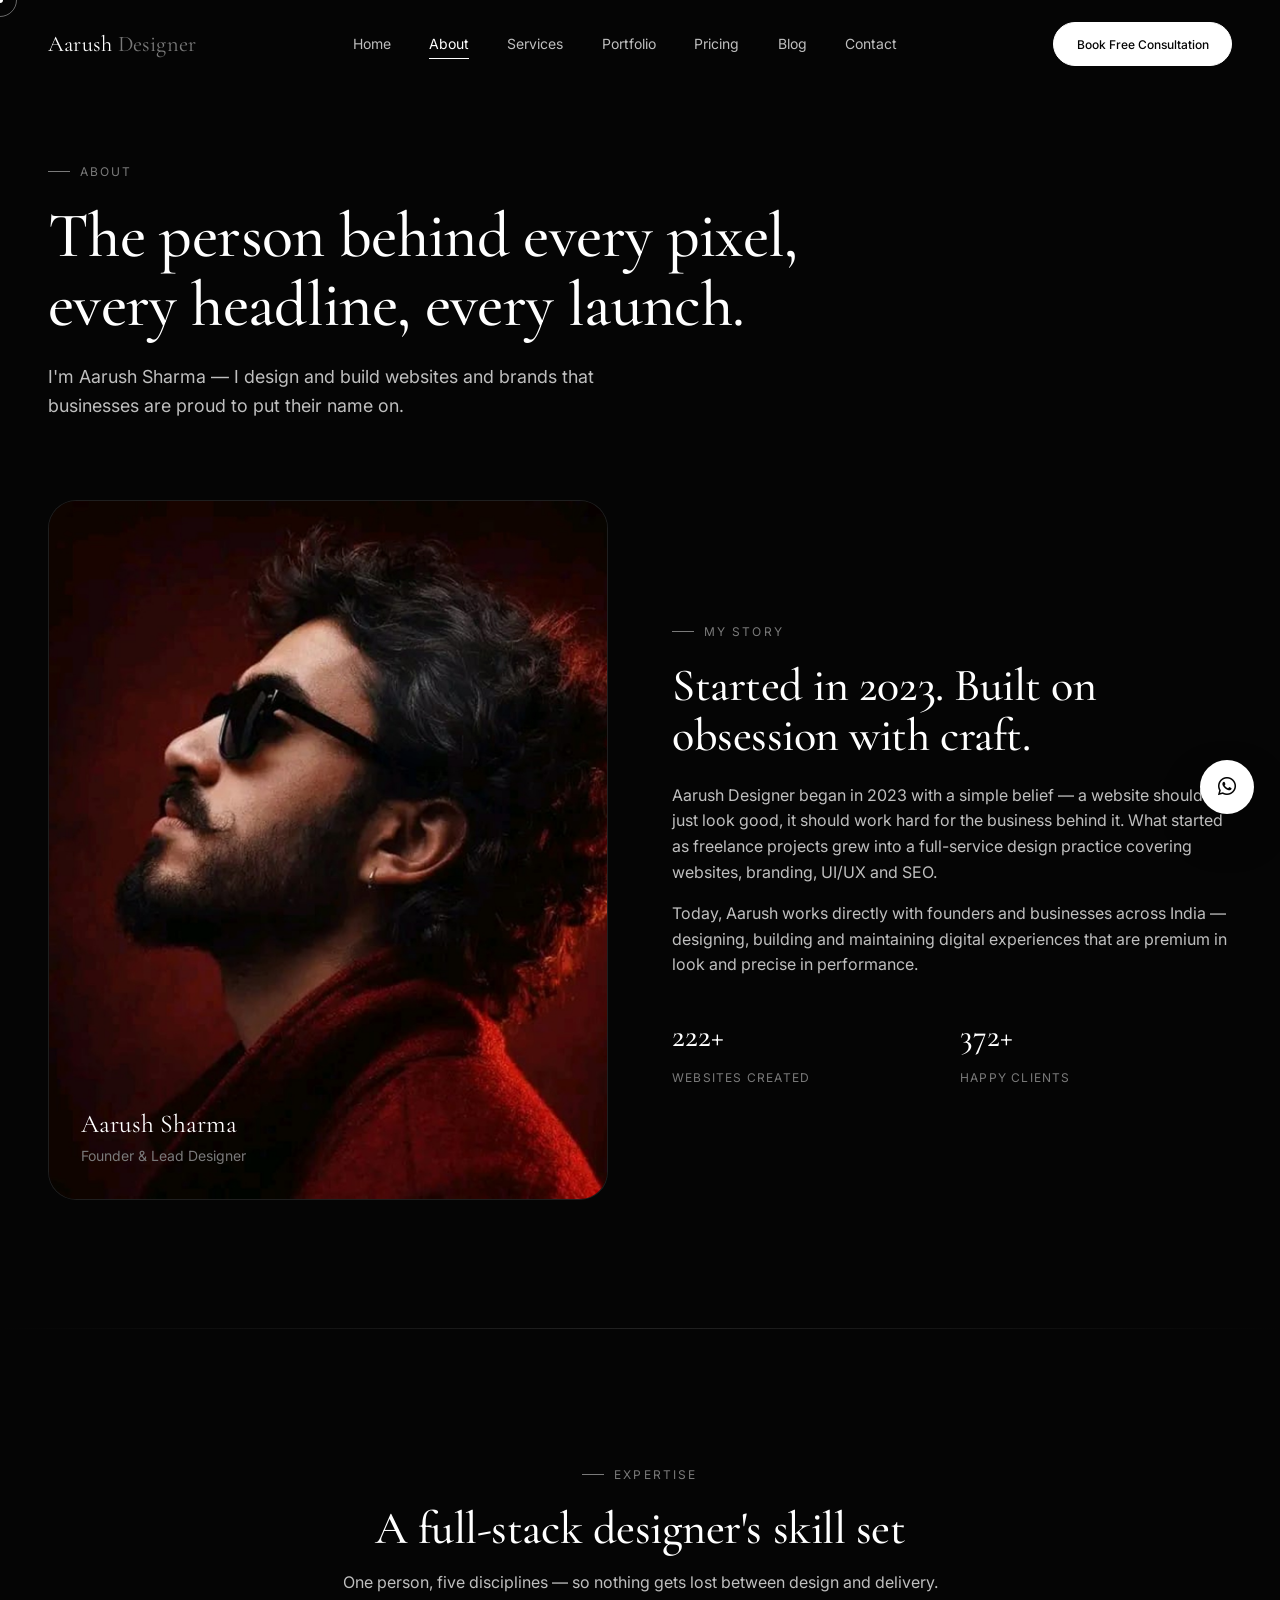
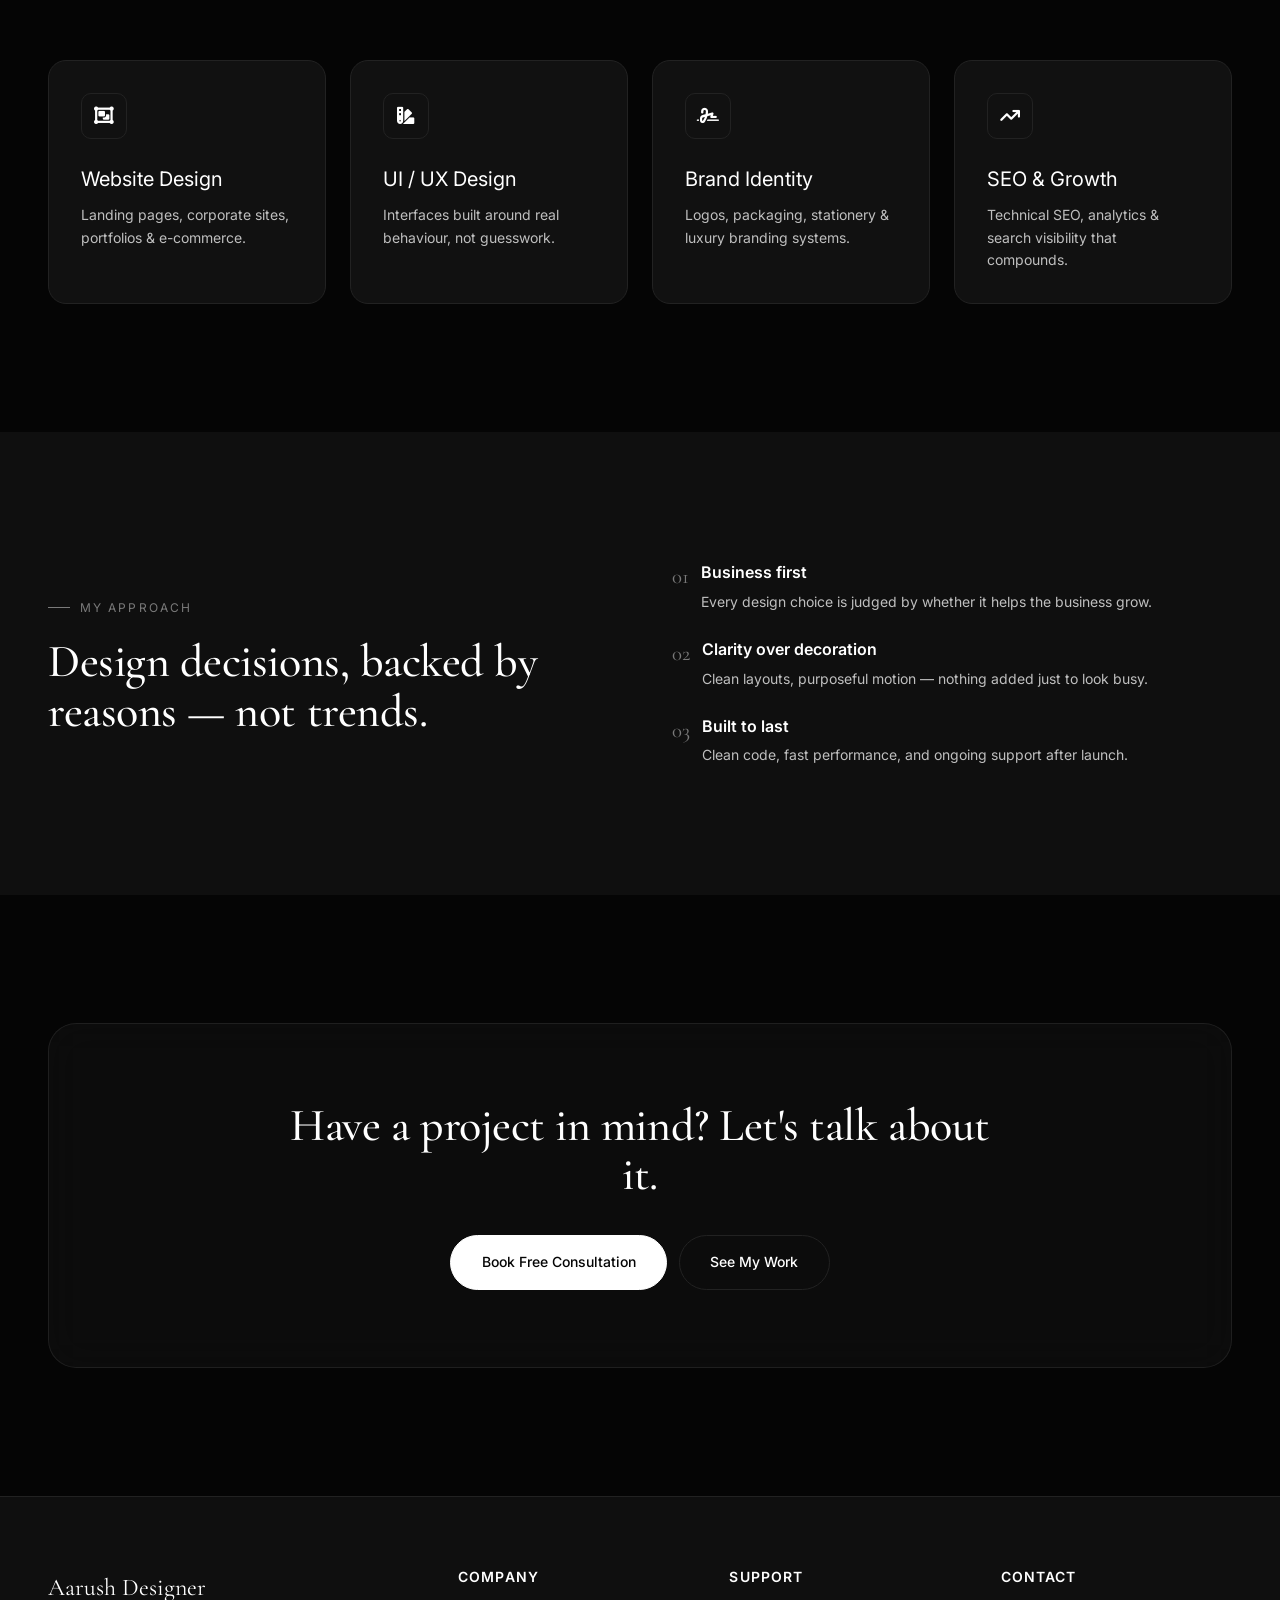
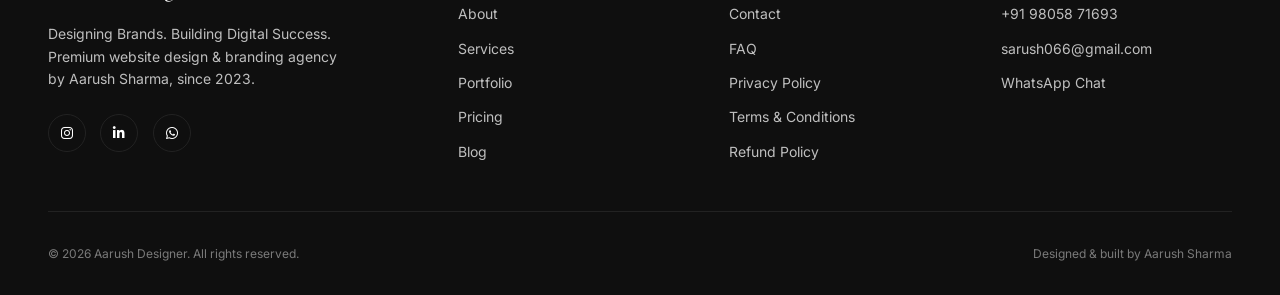
<file: about.html>
<!DOCTYPE html>
<html lang="en">
<head>
  <meta charset="UTF-8">
  <meta name="viewport" content="width=device-width, initial-scale=1.0">
  <title>About Aarush Sharma — Aarush Designer</title>
  <meta name="description" content="Meet Aarush Sharma — premium website designer, UI/UX specialist, SEO strategist and branding expert behind Aarush Designer.">
  <meta name="theme-color" content="#050505">

  <link rel="preconnect" href="https://fonts.googleapis.com">
  <link rel="preconnect" href="https://fonts.gstatic.com" crossorigin>
  <link href="https://fonts.googleapis.com/css2?family=Cormorant+Garamond:wght@400;500;600;700&family=Inter:wght@400;500;600;700&display=swap" rel="stylesheet">
  <link rel="stylesheet" href="https://cdnjs.cloudflare.com/ajax/libs/font-awesome/6.5.1/css/all.min.css">

  <link rel="stylesheet" href="assets/css/style.css">
  <link rel="stylesheet" href="assets/css/components.css">
  <link rel="stylesheet" href="assets/css/animations.css">
</head>
<body>

  <div class="loader" aria-hidden="true">
    <div class="loader__mark">Aarush Designer</div>
    <div class="loader__bar"></div>
  </div>

  <div class="scroll-progress"></div>
  <div class="cursor-dot"></div>
  <div class="cursor-ring"></div>

  <header class="navbar">
    <div class="container navbar__inner">
      <a href="index.html" class="navbar__logo">Aarush <span>Designer</span></a>
      <nav class="navbar__links">
        <a href="index.html">Home</a>
        <a href="about.html" class="is-active">About</a>
        <a href="services.html">Services</a>
        <a href="portfolio.html">Portfolio</a>
        <a href="pricing.html">Pricing</a>
        <a href="blog.html">Blog</a>
        <a href="contact.html">Contact</a>
      </nav>
      <div class="navbar__actions">
        <a href="contact.html" class="btn btn-primary btn-sm">Book Free Consultation</a>
        <button class="navbar__toggle" aria-label="Toggle menu"><span></span><span></span><span></span></button>
      </div>
    </div>
  </header>

  <main>

    <!-- ================= PAGE HERO ================= -->
    <section class="section" style="padding-top: clamp(8rem, 12vw, 10rem); padding-bottom: 3rem;">
      <div class="container">
        <div class="eyebrow" data-hero-in>About</div>
        <h1 style="max-width: 780px;" data-hero-in>The person behind every pixel, every headline, every launch.</h1>
        <p style="max-width: 560px; margin-top: 1.5rem; font-size: var(--fs-body-lg);" data-hero-in>
          I'm Aarush Sharma — I design and build websites and brands that businesses are proud to put their name on.
        </p>
      </div>
    </section>

    <!-- ================= STORY + PORTRAIT ================= -->
    <section class="section" style="padding-top: 2rem;">
      <div class="container grid grid-2" style="gap: 4rem; align-items: center;">
        <div class="glass" style="aspect-ratio: 4/5; position: relative; overflow: hidden; display:flex; align-items:end; padding: 2rem;" data-reveal>
          <!-- Image added here -->
          <img src="assets/images/Aarush Sharma.jpg" alt="Aarush Sharma" style="position:absolute; top:0; left:0; width:100%; height:100%; object-fit:cover; z-index:0;">
          <div class="floating-shape" style="width:220px;height:220px;top:8%;right:10%;background:radial-gradient(circle,rgba(255,255,255,0.08),transparent 70%);z-index:1;"></div>
          <div style="position:relative; z-index:2;">
            <div style="font-family:var(--font-display); font-size:1.6rem;">Aarush Sharma</div>
            <div style="color:var(--text-muted); font-size:var(--fs-small);">Founder & Lead Designer</div>
          </div>
        </div>
        <div data-reveal data-reveal-delay="1">
          <div class="eyebrow">My Story</div>
          <h2>Started in 2023. Built on obsession with craft.</h2>
          <p style="margin-top: 1.4rem;">
            Aarush Designer began in 2023 with a simple belief — a website shouldn't just look good, it should work hard for the business behind it. What started as freelance projects grew into a full-service design practice covering websites, branding, UI/UX and SEO.
          </p>
          <p style="margin-top: 1rem;">
            Today, Aarush works directly with founders and businesses across India — designing, building and maintaining digital experiences that are premium in look and precise in performance.
          </p>
          <div class="grid grid-2" style="margin-top: 2rem; gap: 1rem;">
            <div><div class="stat__num" data-counter="324" data-suffix="+" style="font-size:2rem;">0</div><div class="stat__label">Websites Created</div></div>
            <div><div class="stat__num" data-counter="542" data-suffix="+" style="font-size:2rem;">0</div><div class="stat__label">Happy Clients</div></div>
          </div>
        </div>
      </div>
    </section>

    <hr class="divider">

    <!-- ================= EXPERTISE ================= -->
    <section class="section">
      <div class="container">
        <div class="section-head center" data-reveal>
          <div class="eyebrow" style="justify-content:center;">Expertise</div>
          <h2>A full-stack designer's skill set</h2>
          <p style="margin-top:1rem;">One person, five disciplines — so nothing gets lost between design and delivery.</p>
        </div>
        <div class="grid grid-4">
          <div class="card" data-reveal>
            <div class="card__icon"><i class="fa-solid fa-object-group"></i></div>
            <div class="card__title">Website Design</div>
            <p class="card__text">Landing pages, corporate sites, portfolios & e-commerce.</p>
          </div>
          <div class="card" data-reveal data-reveal-delay="1">
            <div class="card__icon"><i class="fa-solid fa-swatchbook"></i></div>
            <div class="card__title">UI / UX Design</div>
            <p class="card__text">Interfaces built around real behaviour, not guesswork.</p>
          </div>
          <div class="card" data-reveal data-reveal-delay="2">
            <div class="card__icon"><i class="fa-solid fa-signature"></i></div>
            <div class="card__title">Brand Identity</div>
            <p class="card__text">Logos, packaging, stationery & luxury branding systems.</p>
          </div>
          <div class="card" data-reveal data-reveal-delay="3">
            <div class="card__icon"><i class="fa-solid fa-arrow-trend-up"></i></div>
            <div class="card__title">SEO & Growth</div>
            <p class="card__text">Technical SEO, analytics & search visibility that compounds.</p>
          </div>
        </div>
      </div>
    </section>

    <!-- ================= VALUES / APPROACH ================= -->
    <section class="section" style="background: var(--bg-secondary);">
      <div class="container grid grid-2" style="gap: 4rem; align-items: center;">
        <div data-reveal>
          <div class="eyebrow">My Approach</div>
          <h2>Design decisions, backed by reasons — not trends.</h2>
        </div>
        <div class="grid" style="gap: 1.5rem;" data-reveal data-reveal-delay="1">
          <div class="flex gap-sm" style="align-items:flex-start;">
            <span style="font-family:var(--font-display); font-size:1.3rem; color:var(--text-muted);">01</span>
            <div><div style="font-weight:600;">Business first</div><p class="card__text" style="margin-top:0.3rem;">Every design choice is judged by whether it helps the business grow.</p></div>
          </div>
          <div class="flex gap-sm" style="align-items:flex-start;">
            <span style="font-family:var(--font-display); font-size:1.3rem; color:var(--text-muted);">02</span>
            <div><div style="font-weight:600;">Clarity over decoration</div><p class="card__text" style="margin-top:0.3rem;">Clean layouts, purposeful motion — nothing added just to look busy.</p></div>
          </div>
          <div class="flex gap-sm" style="align-items:flex-start;">
            <span style="font-family:var(--font-display); font-size:1.3rem; color:var(--text-muted);">03</span>
            <div><div style="font-weight:600;">Built to last</div><p class="card__text" style="margin-top:0.3rem;">Clean code, fast performance, and ongoing support after launch.</p></div>
          </div>
        </div>
      </div>
    </section>

    <!-- ================= CTA ================= -->
    <section class="section">
      <div class="container">
        <div class="glass" style="padding: clamp(2.5rem, 6vw, 5rem); text-align:center;" data-reveal>
          <h2 style="max-width:700px; margin-inline:auto;">Have a project in mind? Let's talk about it.</h2>
          <div class="flex-center gap-sm" style="margin-top: 2.2rem; flex-wrap:wrap;">
            <a href="contact.html" class="btn btn-primary">Book Free Consultation</a>
            <a href="portfolio.html" class="btn btn-outline">See My Work</a>
          </div>
        </div>
      </div>
    </section>

  </main>

  <footer class="footer">
    <div class="container">
      <div class="footer__grid">
        <div>
          <div class="footer__brand">Aarush Designer</div>
          <p class="footer__desc">Designing Brands. Building Digital Success. Premium website design & branding agency by Aarush Sharma, since 2023.</p>
          <div class="footer__social" style="margin-top:1.5rem;">
            <a href="#" aria-label="Instagram"><i class="fa-brands fa-instagram"></i></a>
            <a href="#" aria-label="LinkedIn"><i class="fa-brands fa-linkedin-in"></i></a>
            <a href="https://wa.me/919805871693" aria-label="WhatsApp"><i class="fa-brands fa-whatsapp"></i></a>
          </div>
        </div>
        <div>
          <h4>Company</h4>
          <div class="footer__links">
            <a href="about.html">About</a>
            <a href="services.html">Services</a>
            <a href="portfolio.html">Portfolio</a>
            <a href="pricing.html">Pricing</a>
            <a href="blog.html">Blog</a>
          </div>
        </div>
        <div>
          <h4>Support</h4>
          <div class="footer__links">
            <a href="contact.html">Contact</a>
            <a href="faq.html">FAQ</a>
            <a href="privacy-policy.html">Privacy Policy</a>
            <a href="terms-conditions.html">Terms & Conditions</a>
            <a href="refund-policy.html">Refund Policy</a>
          </div>
        </div>
        <div>
          <h4>Contact</h4>
          <div class="footer__links">
            <a href="tel:+919805871693">+91 98058 71693</a>
            <a href="mailto:sarush066@gmail.com">sarush066@gmail.com</a>
            <a href="https://wa.me/919805871693">WhatsApp Chat</a>
          </div>
        </div>
      </div>
      <div class="footer__bottom">
        <span>© 2026 Aarush Designer. All rights reserved.</span>
        <span>Designed & built by Aarush Sharma</span>
      </div>
    </div>
  </footer>

  <a href="https://wa.me/919805871693" class="float-whatsapp" aria-label="Chat on WhatsApp"><i class="fa-brands fa-whatsapp"></i></a>
  <button class="back-to-top" aria-label="Back to top"><i class="fa-solid fa-arrow-up"></i></button>

  <script src="assets/js/main.js"></script>
  <script src="assets/js/animations.js"></script>
</body>
</html>
</file>
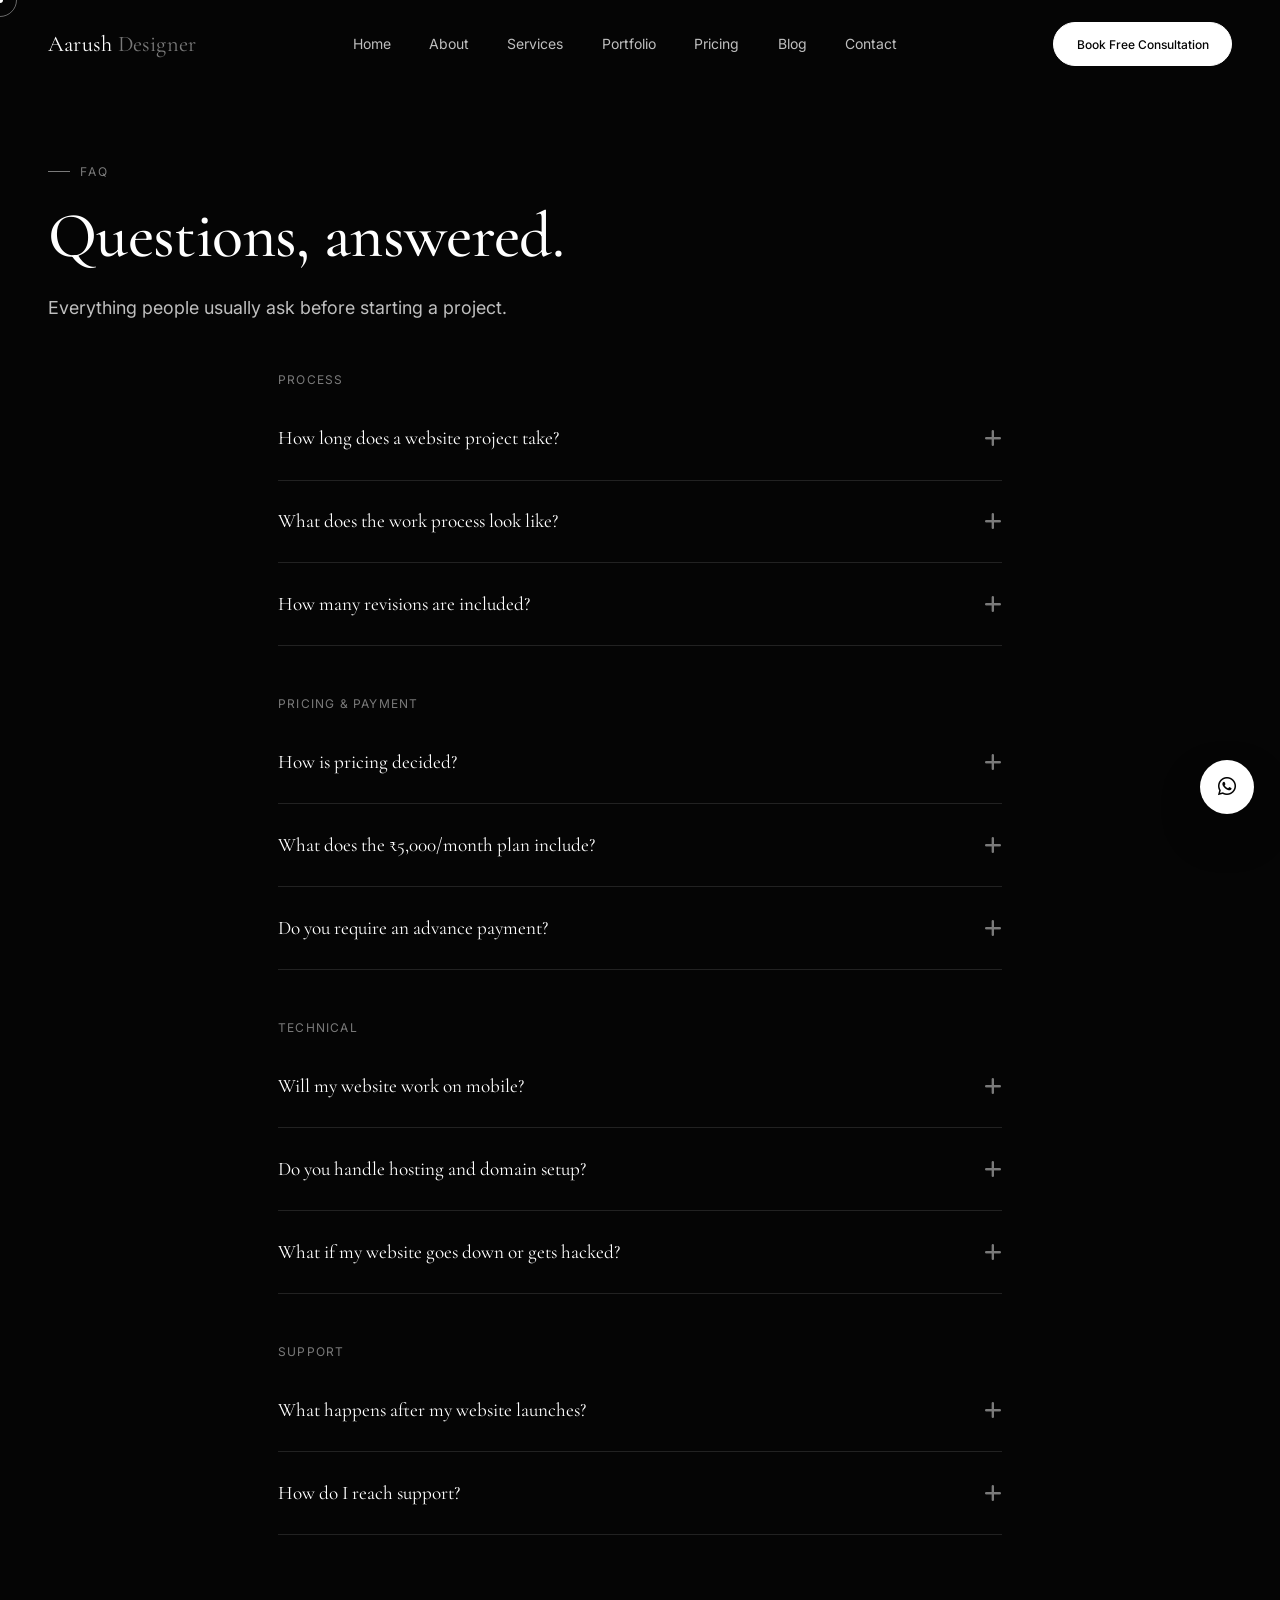
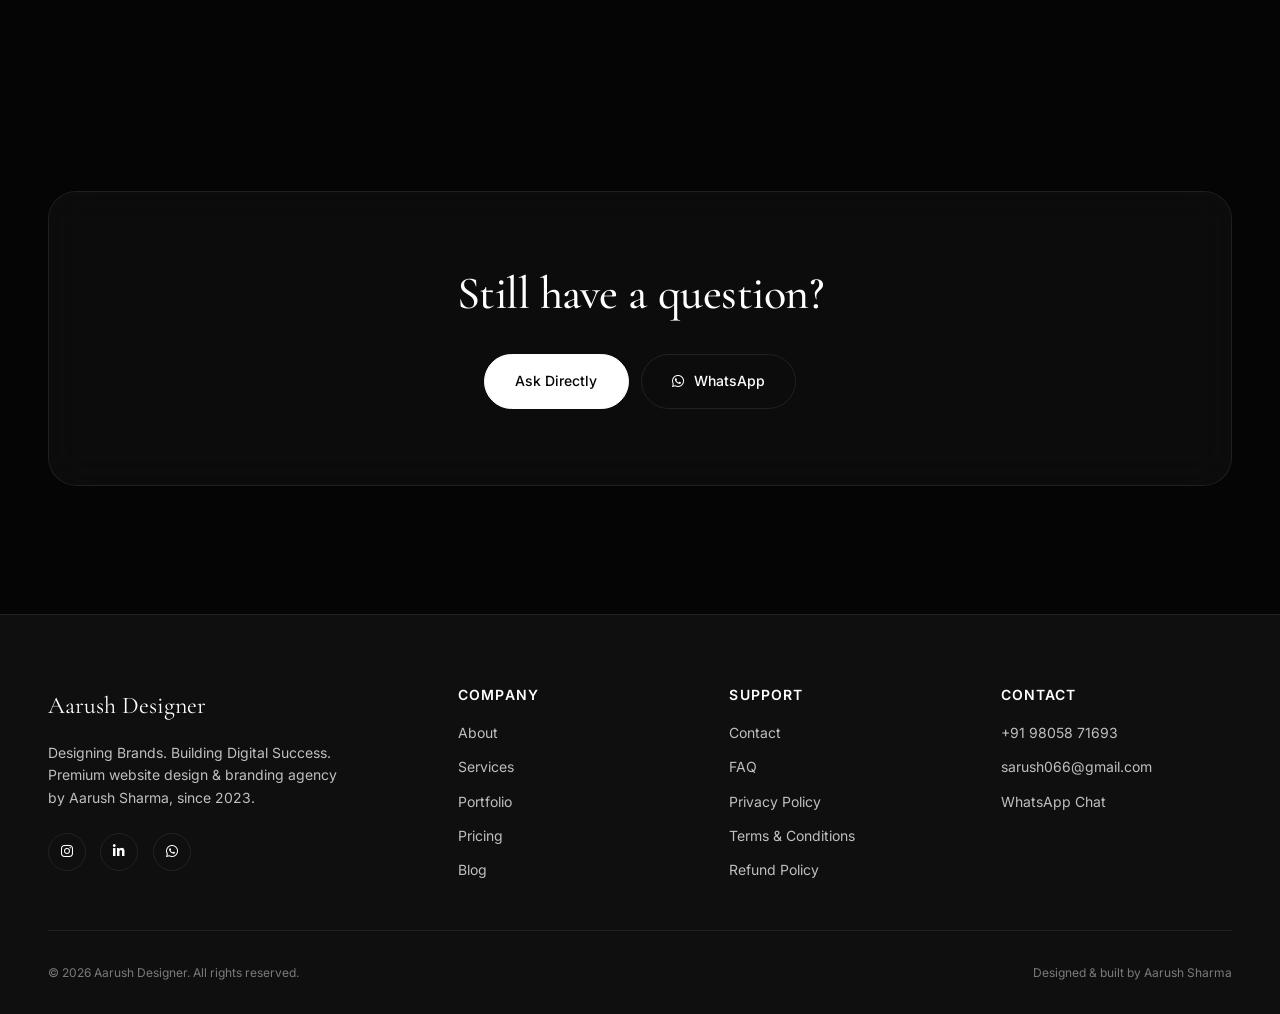
<file: faq.html>
<!DOCTYPE html>
<html lang="en">
<head>
<meta charset="UTF-8">
<meta name="viewport" content="width=device-width, initial-scale=1.0">
<title>FAQ — Aarush Designer</title>
<meta name="description" content="Answers to common questions about working with Aarush Designer — pricing, process, timelines and support.">
<meta name="theme-color" content="#050505">

<link rel="preconnect" href="https://fonts.googleapis.com">
<link rel="preconnect" href="https://fonts.gstatic.com" crossorigin>
<link href="https://fonts.googleapis.com/css2?family=Cormorant+Garamond:wght@400;500;600;700&family=Inter:wght@400;500;600;700&display=swap" rel="stylesheet">
<link rel="stylesheet" href="https://cdnjs.cloudflare.com/ajax/libs/font-awesome/6.5.1/css/all.min.css">

<link rel="stylesheet" href="assets/css/style.css">
<link rel="stylesheet" href="assets/css/components.css">
<link rel="stylesheet" href="assets/css/animations.css">

<style>
  .accordion-item { border-bottom: 1px solid var(--border-color); }
  .accordion-item:first-child { border-top: 1px solid var(--border-color); }
  .accordion-trigger {
    width: 100%; display: flex; align-items: center; justify-content: space-between;
    padding: 1.6rem 0; text-align: left; font-family: var(--font-display); font-size: 1.2rem;
  }
  .accordion-trigger i { transition: transform 0.35s ease; color: var(--text-muted); flex-shrink: 0; margin-left: 1rem; }
  .accordion-item.is-open .accordion-trigger i { transform: rotate(45deg); }
  .accordion-panel { max-height: 0; overflow: hidden; transition: max-height 0.4s cubic-bezier(0.16,1,0.3,1); }
  .accordion-panel__inner { padding-bottom: 1.6rem; max-width: 700px; }
  .faq-category { font-family: var(--font-body); font-size: var(--fs-caption); text-transform: uppercase; letter-spacing: 0.1em; color: var(--text-muted); margin: 3rem 0 0.5rem; }
  .faq-category:first-child { margin-top: 0; }
</style>
</head>
<body>

<div class="loader" aria-hidden="true">
  <div class="loader__mark">Aarush Designer</div>
  <div class="loader__bar"></div>
</div>

<div class="scroll-progress"></div>
<div class="cursor-dot"></div>
<div class="cursor-ring"></div>

<header class="navbar">
  <div class="container navbar__inner">
    <a href="index.html" class="navbar__logo">Aarush <span>Designer</span></a>
    <nav class="navbar__links">
      <a href="index.html">Home</a>
      <a href="about.html">About</a>
      <a href="services.html">Services</a>
      <a href="portfolio.html">Portfolio</a>
      <a href="pricing.html">Pricing</a>
      <a href="blog.html">Blog</a>
      <a href="contact.html">Contact</a>
    </nav>
    <div class="navbar__actions">
      <a href="contact.html" class="btn btn-primary btn-sm">Book Free Consultation</a>
      <button class="navbar__toggle" aria-label="Toggle menu"><span></span><span></span><span></span></button>
    </div>
  </div>
</header>

<main>

  <!-- ================= PAGE HERO ================= -->
  <section class="section" style="padding-top: clamp(8rem, 12vw, 10rem); padding-bottom: 2rem;">
    <div class="container">
      <div class="eyebrow" data-hero-in>FAQ</div>
      <h1 style="max-width: 700px;" data-hero-in>Questions, answered.</h1>
      <p style="max-width: 560px; margin-top: 1.5rem; font-size: var(--fs-body-lg);" data-hero-in>
        Everything people usually ask before starting a project.
      </p>
    </div>
  </section>

  <!-- ================= ACCORDION ================= -->
  <section class="section" style="padding-top: 1rem;">
    <div class="container" style="max-width: 820px;">

      <div class="faq-category" data-reveal>Process</div>

      <div class="accordion-item" data-reveal>
        <button class="accordion-trigger">How long does a website project take? <i class="fa-solid fa-plus"></i></button>
        <div class="accordion-panel"><div class="accordion-panel__inner"><p>Most business websites take 2–4 weeks from discovery to launch, depending on scope. E-commerce and dashboard projects can take longer. You'll get a clear timeline after the initial consultation.</p></div></div>
      </div>
      <div class="accordion-item" data-reveal>
        <button class="accordion-trigger">What does the work process look like? <i class="fa-solid fa-plus"></i></button>
        <div class="accordion-panel"><div class="accordion-panel__inner"><p>Discovery → research → planning → wireframe → UI design → development → testing → SEO → launch → maintenance. You're involved at every major step.</p></div></div>
      </div>
      <div class="accordion-item" data-reveal>
        <button class="accordion-trigger">How many revisions are included? <i class="fa-solid fa-plus"></i></button>
        <div class="accordion-panel"><div class="accordion-panel__inner"><p>Revision rounds are agreed upfront based on project scope, so there's never ambiguity. This is discussed and confirmed before work begins.</p></div></div>
      </div>

      <div class="faq-category" data-reveal>Pricing & Payment</div>

      <div class="accordion-item" data-reveal>
        <button class="accordion-trigger">How is pricing decided? <i class="fa-solid fa-plus"></i></button>
        <div class="accordion-panel"><div class="accordion-panel__inner"><p>Every project is scoped individually based on pages, features and complexity — see the <a href="pricing.html" style="text-decoration:underline;">Pricing page</a> for plan tiers, or book a free consultation for an exact quote.</p></div></div>
      </div>
      <div class="accordion-item" data-reveal>
        <button class="accordion-trigger">What does the ₹5,000/month plan include? <i class="fa-solid fa-plus"></i></button>
        <div class="accordion-panel"><div class="accordion-panel__inner"><p>Website updates, weekly backup, security monitoring, speed optimization, SEO monitoring, monthly reports and priority WhatsApp support. Extra updates beyond the plan are ₹1,000 each.</p></div></div>
      </div>
      <div class="accordion-item" data-reveal>
        <button class="accordion-trigger">Do you require an advance payment? <i class="fa-solid fa-plus"></i></button>
        <div class="accordion-panel"><div class="accordion-panel__inner"><p>Yes, projects typically begin with a partial advance, with the balance split across milestones or on completion — details are confirmed in your quote.</p></div></div>
      </div>

      <div class="faq-category" data-reveal>Technical</div>

      <div class="accordion-item" data-reveal>
        <button class="accordion-trigger">Will my website work on mobile? <i class="fa-solid fa-plus"></i></button>
        <div class="accordion-panel"><div class="accordion-panel__inner"><p>Every website is built fully responsive — tested across desktop, tablet, iPad, Android and iPhone, in both portrait and landscape.</p></div></div>
      </div>
      <div class="accordion-item" data-reveal>
        <button class="accordion-trigger">Do you handle hosting and domain setup? <i class="fa-solid fa-plus"></i></button>
        <div class="accordion-panel"><div class="accordion-panel__inner"><p>Yes — domain registration, web and cloud hosting, business email setup and SSL installation are all handled as part of the project or as an add-on.</p></div></div>
      </div>
      <div class="accordion-item" data-reveal>
        <button class="accordion-trigger">What if my website goes down or gets hacked? <i class="fa-solid fa-plus"></i></button>
        <div class="accordion-panel"><div class="accordion-panel__inner"><p>Clients on the monthly management plan get security monitoring, backups and recovery support. One-off recovery support is also available for non-subscribed clients.</p></div></div>
      </div>

      <div class="faq-category" data-reveal>Support</div>

      <div class="accordion-item" data-reveal>
        <button class="accordion-trigger">What happens after my website launches? <i class="fa-solid fa-plus"></i></button>
        <div class="accordion-panel"><div class="accordion-panel__inner"><p>You can opt into monthly website management for ongoing updates and support, or handle updates yourself with the extra-update rate available whenever needed.</p></div></div>
      </div>
      <div class="accordion-item" data-reveal>
        <button class="accordion-trigger">How do I reach support? <i class="fa-solid fa-plus"></i></button>
        <div class="accordion-panel"><div class="accordion-panel__inner"><p>WhatsApp is the fastest way to reach out, or you can call, email or use the <a href="contact.html" style="text-decoration:underline;">contact form</a> directly.</p></div></div>
      </div>

    </div>
  </section>

  <!-- ================= CTA ================= -->
  <section class="section">
    <div class="container">
      <div class="glass" style="padding: clamp(2.5rem, 6vw, 5rem); text-align:center;" data-reveal>
        <h2 style="max-width:600px; margin-inline:auto;">Still have a question?</h2>
        <div class="flex-center gap-sm" style="margin-top: 2.2rem; flex-wrap:wrap;">
          <a href="contact.html" class="btn btn-primary">Ask Directly</a>
          <a href="https://wa.me/919805871693" class="btn btn-outline"><i class="fa-brands fa-whatsapp"></i> WhatsApp</a>
        </div>
      </div>
    </div>
  </section>

</main>

<footer class="footer">
  <div class="container">
    <div class="footer__grid">
      <div>
        <div class="footer__brand">Aarush Designer</div>
        <p class="footer__desc">Designing Brands. Building Digital Success. Premium website design & branding agency by Aarush Sharma, since 2023.</p>
        <div class="footer__social" style="margin-top:1.5rem;">
          <a href="#" aria-label="Instagram"><i class="fa-brands fa-instagram"></i></a>
          <a href="#" aria-label="LinkedIn"><i class="fa-brands fa-linkedin-in"></i></a>
          <a href="https://wa.me/919805871693" aria-label="WhatsApp"><i class="fa-brands fa-whatsapp"></i></a>
        </div>
      </div>
      <div>
        <h4>Company</h4>
        <div class="footer__links">
          <a href="about.html">About</a>
          <a href="services.html">Services</a>
          <a href="portfolio.html">Portfolio</a>
          <a href="pricing.html">Pricing</a>
          <a href="blog.html">Blog</a>
        </div>
      </div>
      <div>
        <h4>Support</h4>
        <div class="footer__links">
          <a href="contact.html">Contact</a>
          <a href="faq.html">FAQ</a>
          <a href="privacy-policy.html">Privacy Policy</a>
          <a href="terms-conditions.html">Terms & Conditions</a>
          <a href="refund-policy.html">Refund Policy</a>
        </div>
      </div>
      <div>
        <h4>Contact</h4>
        <div class="footer__links">
          <a href="tel:+919805871693">+91 98058 71693</a>
          <a href="mailto:sarush066@gmail.com">sarush066@gmail.com</a>
          <a href="https://wa.me/919805871693">WhatsApp Chat</a>
        </div>
      </div>
    </div>
    <div class="footer__bottom">
      <span>© 2026 Aarush Designer. All rights reserved.</span>
      <span>Designed & built by Aarush Sharma</span>
    </div>
  </div>
</footer>

<a href="https://wa.me/919805871693" class="float-whatsapp" aria-label="Chat on WhatsApp"><i class="fa-brands fa-whatsapp"></i></a>
<button class="back-to-top" aria-label="Back to top"><i class="fa-solid fa-arrow-up"></i></button>

<script src="assets/js/main.js"></script>
<script src="assets/js/animations.js"></script>
<script>
  document.addEventListener('DOMContentLoaded', () => {
    document.querySelectorAll('.accordion-item').forEach(item => {
      const trigger = item.querySelector('.accordion-trigger');
      const panel = item.querySelector('.accordion-panel');
      trigger.addEventListener('click', () => {
        const isOpen = item.classList.contains('is-open');
        document.querySelectorAll('.accordion-item.is-open').forEach(open => {
          open.classList.remove('is-open');
          open.querySelector('.accordion-panel').style.maxHeight = null;
        });
        if (!isOpen) {
          item.classList.add('is-open');
          panel.style.maxHeight = panel.scrollHeight + 'px';
        }
      });
    });
  });
</script>
</body>
</html>
</file>
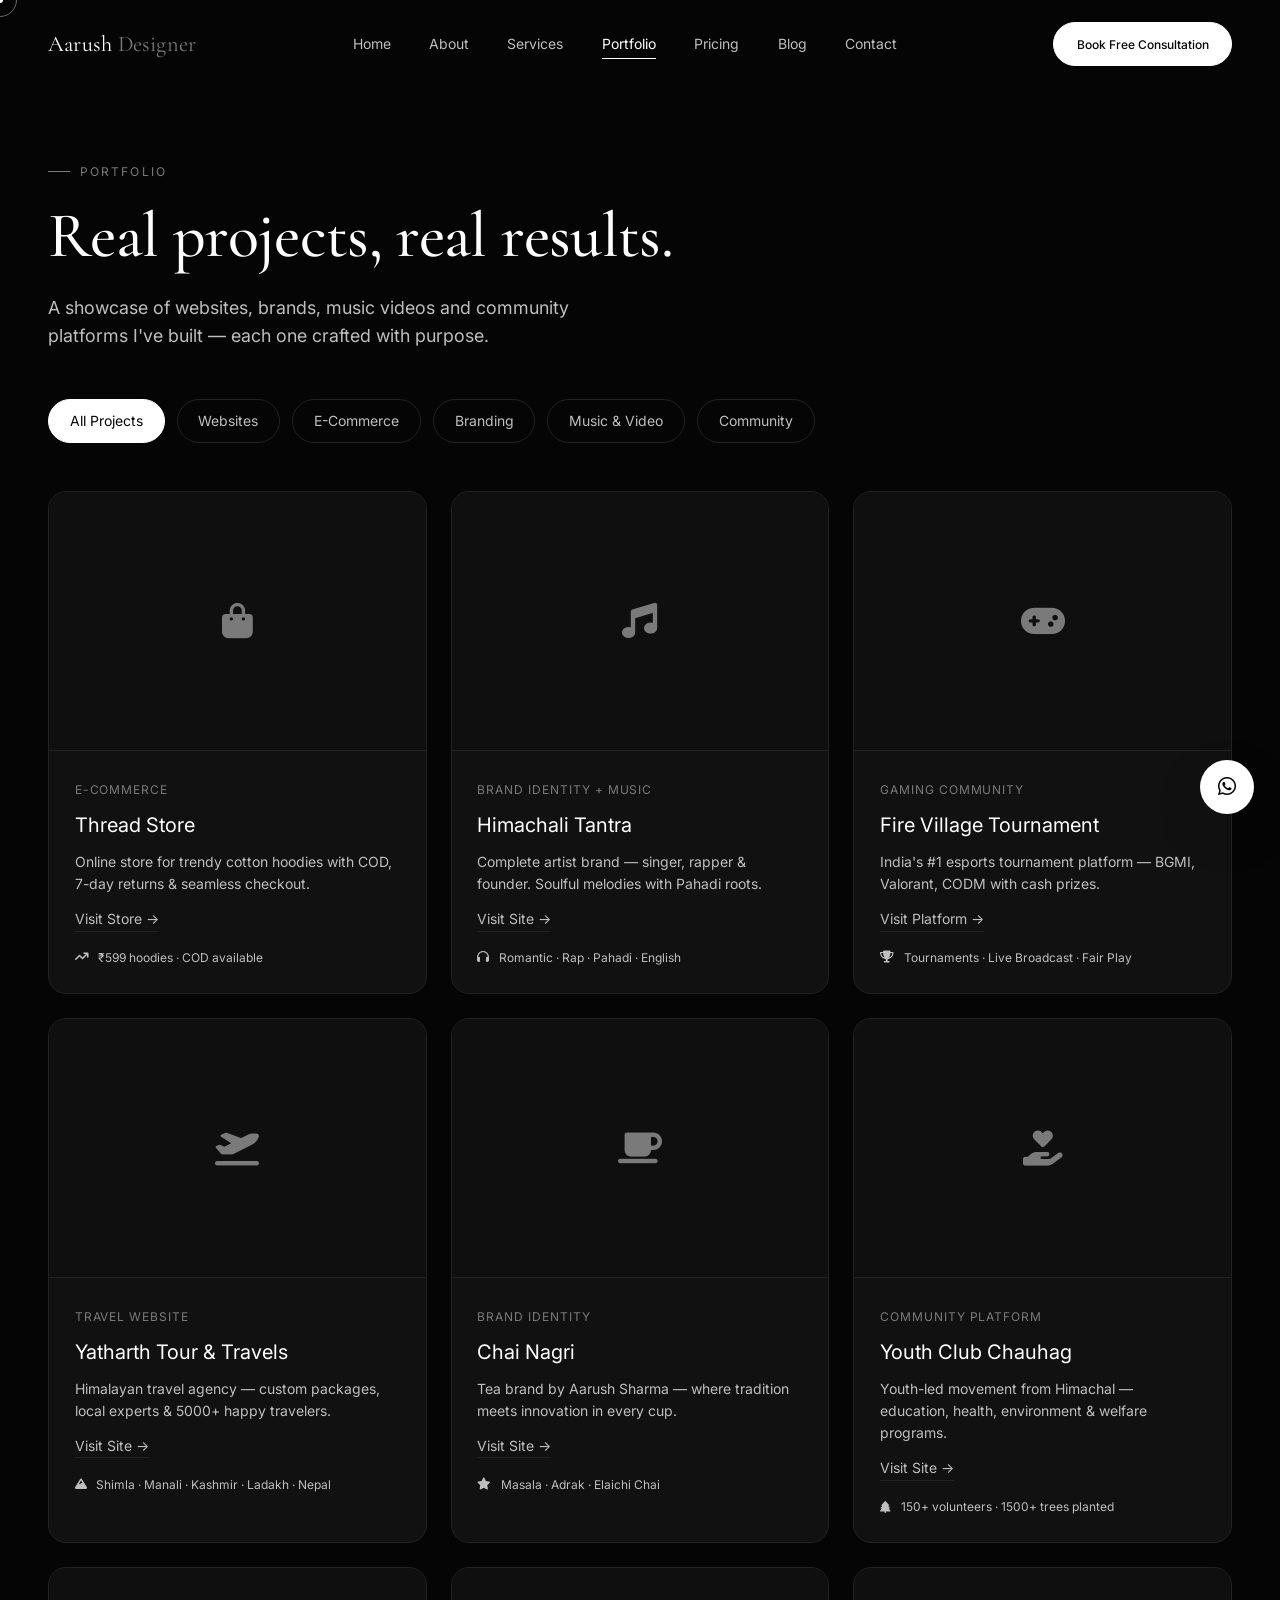
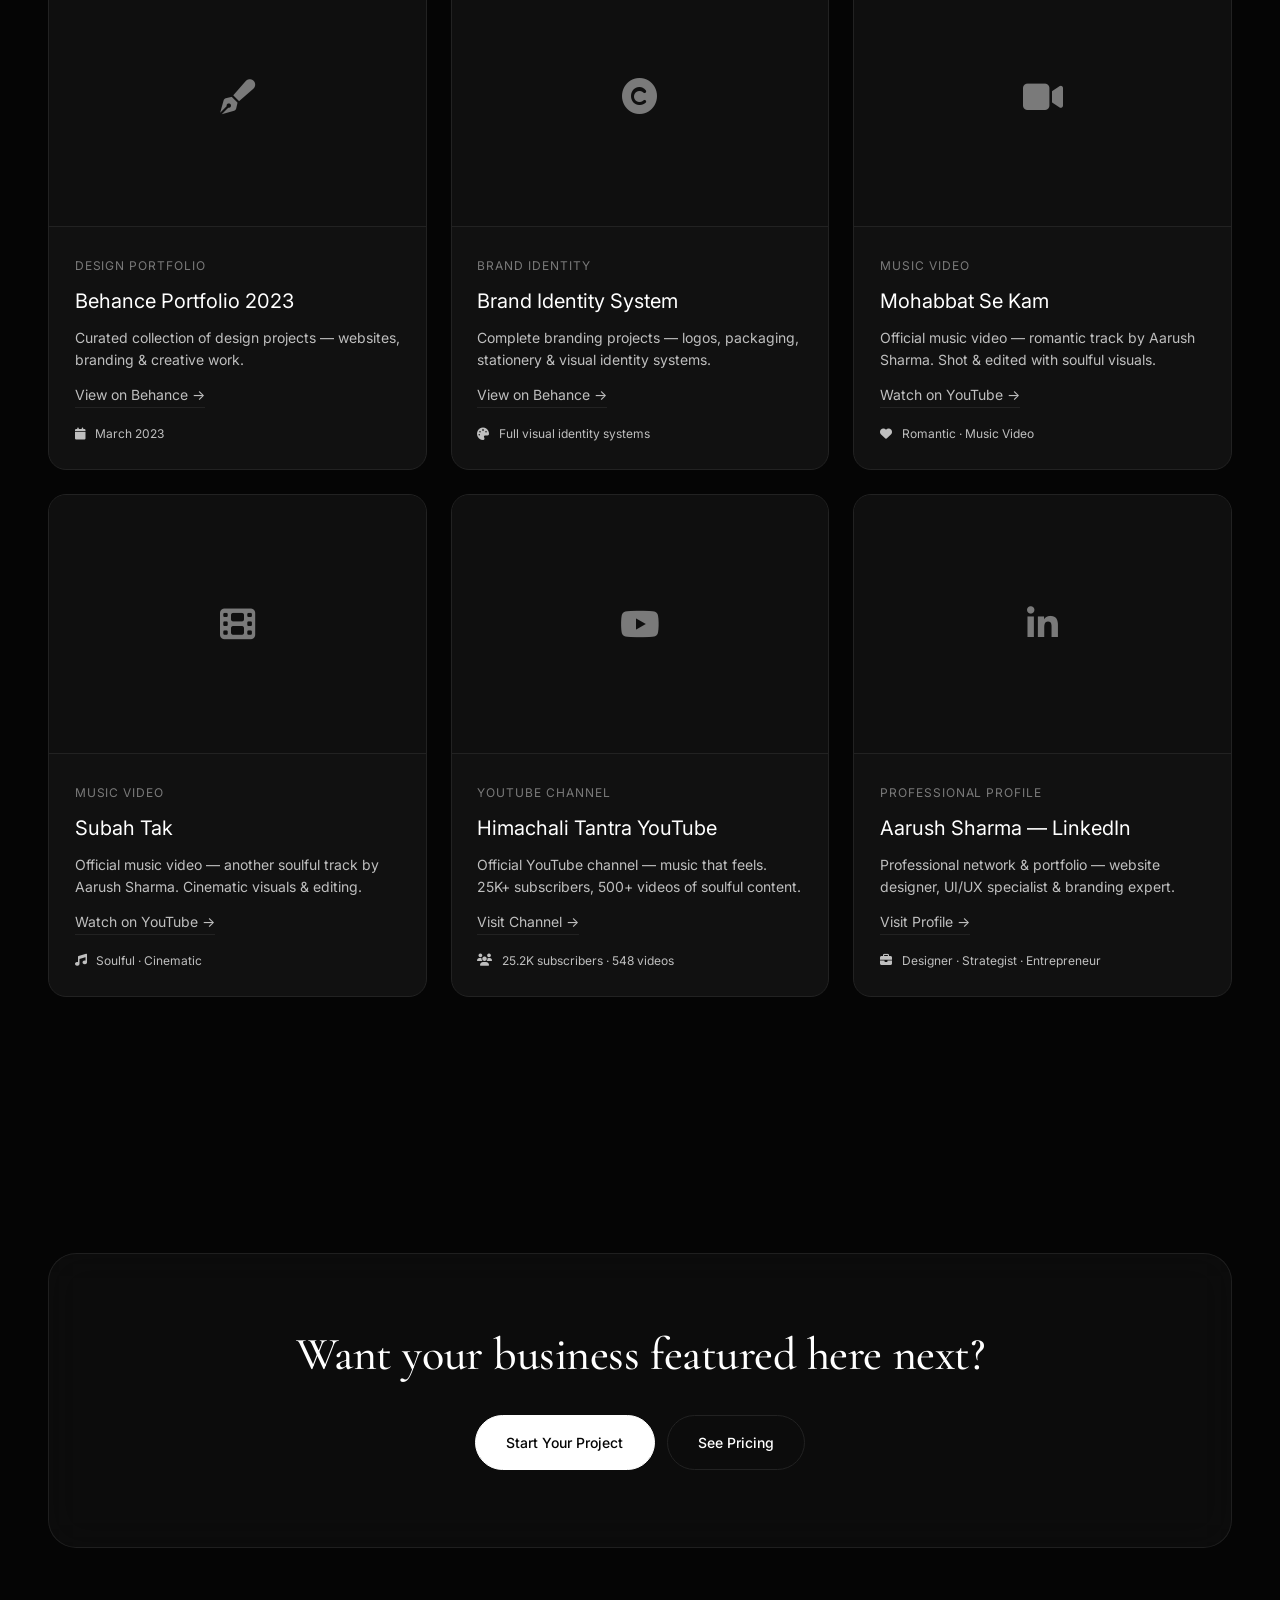
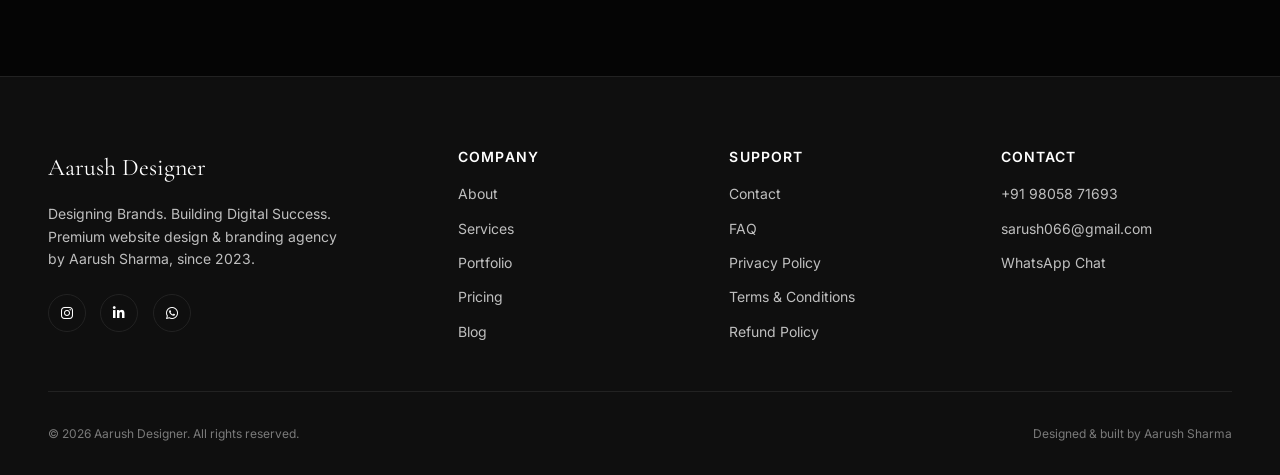
<file: portfolio.html>
<!DOCTYPE html>
<html lang="en">
<head>
<meta charset="UTF-8">
<meta name="viewport" content="width=device-width, initial-scale=1.0">
<title>Portfolio — Aarush Designer</title>
<meta name="description" content="Selected website design, branding and UI/UX projects by Aarush Designer.">
<meta name="theme-color" content="#050505">

<link rel="preconnect" href="https://fonts.googleapis.com">
<link rel="preconnect" href="https://fonts.gstatic.com" crossorigin>
<link href="https://fonts.googleapis.com/css2?family=Cormorant+Garamond:wght@400;500;600;700&family=Inter:wght@400;500;600;700&display=swap" rel="stylesheet">
<link rel="stylesheet" href="https://cdnjs.cloudflare.com/ajax/libs/font-awesome/6.5.1/css/all.min.css">

<link rel="stylesheet" href="assets/css/style.css">
<link rel="stylesheet" href="assets/css/components.css">
<link rel="stylesheet" href="assets/css/animations.css">

<style>
  .filter-bar { display: flex; gap: 0.75rem; flex-wrap: wrap; margin-bottom: 3rem; }
  .filter-btn {
    padding: 0.6rem 1.3rem; border: 1px solid var(--border-color); border-radius: var(--radius-full);
    font-size: var(--fs-small); color: var(--text-secondary); transition: var(--transition-fast);
    cursor: pointer; background: transparent;
  }
  .filter-btn:hover { border-color: var(--border-hover); color: var(--text-primary); }
  .filter-btn.is-active { background: #fff; color: #050505; border-color: #fff; }

  .project-card { overflow: hidden; padding: 0; }
  .project-card__media {
    aspect-ratio: 16/11; position: relative; display: flex; align-items: center; justify-content: center;
    background: var(--bg-secondary); border-bottom: 1px solid var(--border-color); overflow: hidden;
  }
  .project-card__media i { font-size: 2.2rem; color: var(--text-muted); }
  .project-card__body { padding: 1.6rem; }
  .project-card__tag {
    display: inline-block; font-size: var(--fs-caption); color: var(--text-muted);
    text-transform: uppercase; letter-spacing: 0.08em; margin-bottom: 0.6rem;
  }
  .project-card__result {
    display: flex; align-items: center; gap: 0.6rem; margin-top: 1rem;
    font-size: var(--fs-caption); color: var(--text-secondary);
  }
  .project-card__link {
    display: inline-block; margin-top: 0.8rem;
    font-size: var(--fs-small); color: var(--text-secondary);
    text-decoration: none; border-bottom: 1px solid var(--border-color);
    transition: var(--transition-fast);
  }
  .project-card__link:hover { color: var(--text-primary); border-color: var(--text-primary); }
  .project-card.is-hidden { display: none; }
</style>
</head>
<body>

<div class="loader" aria-hidden="true">
  <div class="loader__mark">Aarush Designer</div>
  <div class="loader__bar"></div>
</div>

<div class="scroll-progress"></div>
<div class="cursor-dot"></div>
<div class="cursor-ring"></div>

<header class="navbar">
  <div class="container navbar__inner">
    <a href="index.html" class="navbar__logo">Aarush <span>Designer</span></a>
    <nav class="navbar__links">
      <a href="index.html">Home</a>
      <a href="about.html">About</a>
      <a href="services.html">Services</a>
      <a href="portfolio.html" class="is-active">Portfolio</a>
      <a href="pricing.html">Pricing</a>
      <a href="blog.html">Blog</a>
      <a href="contact.html">Contact</a>
    </nav>
    <div class="navbar__actions">
      <a href="contact.html" class="btn btn-primary btn-sm">Book Free Consultation</a>
      <button class="navbar__toggle" aria-label="Toggle menu"><span></span><span></span><span></span></button>
    </div>
  </div>
</header>

<main>

  <!-- ================= PAGE HERO ================= -->
  <section class="section" style="padding-top: clamp(8rem, 12vw, 10rem); padding-bottom: 2rem;">
    <div class="container">
      <div class="eyebrow" data-hero-in>Portfolio</div>
      <h1 style="max-width: 800px;" data-hero-in>Real projects, real results.</h1>
      <p style="max-width: 560px; margin-top: 1.5rem; font-size: var(--fs-body-lg);" data-hero-in>
        A showcase of websites, brands, music videos and community platforms I've built — each one crafted with purpose.
      </p>
    </div>
  </section>

  <!-- ================= GALLERY ================= -->
  <section class="section" style="padding-top: 1rem;">
    <div class="container">

      <div class="filter-bar" data-reveal>
        <button class="filter-btn is-active" data-filter="all">All Projects</button>
        <button class="filter-btn" data-filter="web">Websites</button>
        <button class="filter-btn" data-filter="ecommerce">E-Commerce</button>
        <button class="filter-btn" data-filter="branding">Branding</button>
        <button class="filter-btn" data-filter="music">Music & Video</button>
        <button class="filter-btn" data-filter="community">Community</button>
      </div>

      <div class="grid grid-3" id="project-grid">

        <!-- Thread Store - E-Commerce -->
        <div class="card project-card" data-category="ecommerce" data-reveal>
          <div class="project-card__media"><i class="fa-solid fa-bag-shopping"></i></div>
          <div class="project-card__body">
            <span class="project-card__tag">E-Commerce</span>
            <div class="card__title">Thread Store</div>
            <p class="card__text">Online store for trendy cotton hoodies with COD, 7-day returns & seamless checkout.</p>
            <a href="https://mydukaan.io/threadstore" target="_blank" class="project-card__link">Visit Store →</a>
            <div class="project-card__result"><i class="fa-solid fa-arrow-trend-up"></i> ₹599 hoodies · COD available</div>
          </div>
        </div>

        <!-- Himachali Tantra - Branding + Music -->
        <div class="card project-card" data-category="branding" data-reveal data-reveal-delay="1">
          <div class="project-card__media"><i class="fa-solid fa-music"></i></div>
          <div class="project-card__body">
            <span class="project-card__tag">Brand Identity + Music</span>
            <div class="card__title">Himachali Tantra</div>
            <p class="card__text">Complete artist brand — singer, rapper & founder. Soulful melodies with Pahadi roots.</p>
            <a href="https://himachalitantra.github.io/ht/" target="_blank" class="project-card__link">Visit Site →</a>
            <div class="project-card__result"><i class="fa-solid fa-headphones"></i> Romantic · Rap · Pahadi · English</div>
          </div>
        </div>

        <!-- Fire Village Tournament - Gaming Community -->
        <div class="card project-card" data-category="community" data-reveal data-reveal-delay="2">
          <div class="project-card__media"><i class="fa-solid fa-gamepad"></i></div>
          <div class="project-card__body">
            <span class="project-card__tag">Gaming Community</span>
            <div class="card__title">Fire Village Tournament</div>
            <p class="card__text">India's #1 esports tournament platform — BGMI, Valorant, CODM with cash prizes.</p>
            <a href="https://firevillagetournament.github.io/firevillage/" target="_blank" class="project-card__link">Visit Platform →</a>
            <div class="project-card__result"><i class="fa-solid fa-trophy"></i> Tournaments · Live Broadcast · Fair Play</div>
          </div>
        </div>

        <!-- Yatharth Tours & Travels - Travel Website -->
        <div class="card project-card" data-category="web" data-reveal>
          <div class="project-card__media"><i class="fa-solid fa-plane-departure"></i></div>
          <div class="project-card__body">
            <span class="project-card__tag">Travel Website</span>
            <div class="card__title">Yatharth Tour & Travels</div>
            <p class="card__text">Himalayan travel agency — custom packages, local experts & 5000+ happy travelers.</p>
            <a href="https://yatharthtourtravels.github.io/ytt/" target="_blank" class="project-card__link">Visit Site →</a>
            <div class="project-card__result"><i class="fa-solid fa-mountain"></i> Shimla · Manali · Kashmir · Ladakh · Nepal</div>
          </div>
        </div>

        <!-- Chai Nagri - Branding -->
        <div class="card project-card" data-category="branding" data-reveal data-reveal-delay="1">
          <div class="project-card__media"><i class="fa-solid fa-mug-saucer"></i></div>
          <div class="project-card__body">
            <span class="project-card__tag">Brand Identity</span>
            <div class="card__title">Chai Nagri</div>
            <p class="card__text">Tea brand by Aarush Sharma — where tradition meets innovation in every cup.</p>
            <a href="https://firevillagetournament.github.io/ChaiNagri/index.html" target="_blank" class="project-card__link">Visit Site →</a>
            <div class="project-card__result"><i class="fa-solid fa-star"></i> Masala · Adrak · Elaichi Chai</div>
          </div>
        </div>

        <!-- Youth Club Chauhag - Community -->
        <div class="card project-card" data-category="community" data-reveal data-reveal-delay="2">
          <div class="project-card__media"><i class="fa-solid fa-hand-holding-heart"></i></div>
          <div class="project-card__body">
            <span class="project-card__tag">Community Platform</span>
            <div class="card__title">Youth Club Chauhag</div>
            <p class="card__text">Youth-led movement from Himachal — education, health, environment & welfare programs.</p>
            <a href="https://youthclubchauhag.github.io/ycc/index.html" target="_blank" class="project-card__link">Visit Site →</a>
            <div class="project-card__result"><i class="fa-solid fa-tree"></i> 150+ volunteers · 1500+ trees planted</div>
          </div>
        </div>

        <!-- Behance Portfolio 2023 -->
        <div class="card project-card" data-category="web" data-reveal>
          <div class="project-card__media"><i class="fa-solid fa-pen-fancy"></i></div>
          <div class="project-card__body">
            <span class="project-card__tag">Design Portfolio</span>
            <div class="card__title">Behance Portfolio 2023</div>
            <p class="card__text">Curated collection of design projects — websites, branding & creative work.</p>
            <a href="https://www.behance.net/gallery/177251753/portfolio" target="_blank" class="project-card__link">View on Behance →</a>
            <div class="project-card__result"><i class="fa-solid fa-calendar"></i> March 2023</div>
          </div>
        </div>

        <!-- Brand Identity - Behance -->
        <div class="card project-card" data-category="branding" data-reveal data-reveal-delay="1">
          <div class="project-card__media"><i class="fa-solid fa-copyright"></i></div>
          <div class="project-card__body">
            <span class="project-card__tag">Brand Identity</span>
            <div class="card__title">Brand Identity System</div>
            <p class="card__text">Complete branding projects — logos, packaging, stationery & visual identity systems.</p>
            <a href="https://www.behance.net/gallery/177858575/Brand-Identity" target="_blank" class="project-card__link">View on Behance →</a>
            <div class="project-card__result"><i class="fa-solid fa-palette"></i> Full visual identity systems</div>
          </div>
        </div>

        <!-- Music Video: Mohabbat Se Kam -->
        <div class="card project-card" data-category="music" data-reveal data-reveal-delay="2">
          <div class="project-card__media"><i class="fa-solid fa-video"></i></div>
          <div class="project-card__body">
            <span class="project-card__tag">Music Video</span>
            <div class="card__title">Mohabbat Se Kam</div>
            <p class="card__text">Official music video — romantic track by Aarush Sharma. Shot & edited with soulful visuals.</p>
            <a href="https://youtu.be/1j47rXUheF0" target="_blank" class="project-card__link">Watch on YouTube →</a>
            <div class="project-card__result"><i class="fa-solid fa-heart"></i> Romantic · Music Video</div>
          </div>
        </div>

        <!-- Music Video: Subah Tak -->
        <div class="card project-card" data-category="music" data-reveal>
          <div class="project-card__media"><i class="fa-solid fa-film"></i></div>
          <div class="project-card__body">
            <span class="project-card__tag">Music Video</span>
            <div class="card__title">Subah Tak</div>
            <p class="card__text">Official music video — another soulful track by Aarush Sharma. Cinematic visuals & editing.</p>
            <a href="https://youtu.be/V1wz8FLx82M" target="_blank" class="project-card__link">Watch on YouTube →</a>
            <div class="project-card__result"><i class="fa-solid fa-music"></i> Soulful · Cinematic</div>
          </div>
        </div>

        <!-- YouTube Channel -->
        <div class="card project-card" data-category="music" data-reveal data-reveal-delay="1">
          <div class="project-card__media"><i class="fa-brands fa-youtube"></i></div>
          <div class="project-card__body">
            <span class="project-card__tag">YouTube Channel</span>
            <div class="card__title">Himachali Tantra YouTube</div>
            <p class="card__text">Official YouTube channel — music that feels. 25K+ subscribers, 500+ videos of soulful content.</p>
            <a href="https://www.youtube.com/@himachalitantra" target="_blank" class="project-card__link">Visit Channel →</a>
            <div class="project-card__result"><i class="fa-solid fa-users"></i> 25.2K subscribers · 548 videos</div>
          </div>
        </div>

        <!-- LinkedIn Profile -->
        <div class="card project-card" data-category="web" data-reveal data-reveal-delay="2">
          <div class="project-card__media"><i class="fa-brands fa-linkedin-in"></i></div>
          <div class="project-card__body">
            <span class="project-card__tag">Professional Profile</span>
            <div class="card__title">Aarush Sharma — LinkedIn</div>
            <p class="card__text">Professional network & portfolio — website designer, UI/UX specialist & branding expert.</p>
            <a href="https://www.linkedin.com/in/aarush-sharma-927024273/" target="_blank" class="project-card__link">Visit Profile →</a>
            <div class="project-card__result"><i class="fa-solid fa-briefcase"></i> Designer · Strategist · Entrepreneur</div>
          </div>
        </div>

      </div>
    </div>
  </section>

  <!-- ================= CTA ================= -->
  <section class="section">
    <div class="container">
      <div class="glass" style="padding: clamp(2.5rem, 6vw, 5rem); text-align:center;" data-reveal>
        <h2 style="max-width:700px; margin-inline:auto;">Want your business featured here next?</h2>
        <div class="flex-center gap-sm" style="margin-top: 2.2rem; flex-wrap:wrap;">
          <a href="contact.html" class="btn btn-primary">Start Your Project</a>
          <a href="pricing.html" class="btn btn-outline">See Pricing</a>
        </div>
      </div>
    </div>
  </section>

</main>

<footer class="footer">
  <div class="container">
    <div class="footer__grid">
      <div>
        <div class="footer__brand">Aarush Designer</div>
        <p class="footer__desc">Designing Brands. Building Digital Success. Premium website design & branding agency by Aarush Sharma, since 2023.</p>
        <div class="footer__social" style="margin-top:1.5rem;">
          <a href="#" aria-label="Instagram"><i class="fa-brands fa-instagram"></i></a>
          <a href="#" aria-label="LinkedIn"><i class="fa-brands fa-linkedin-in"></i></a>
          <a href="https://wa.me/919805871693" aria-label="WhatsApp"><i class="fa-brands fa-whatsapp"></i></a>
        </div>
      </div>
      <div>
        <h4>Company</h4>
        <div class="footer__links">
          <a href="about.html">About</a>
          <a href="services.html">Services</a>
          <a href="portfolio.html">Portfolio</a>
          <a href="pricing.html">Pricing</a>
          <a href="blog.html">Blog</a>
        </div>
      </div>
      <div>
        <h4>Support</h4>
        <div class="footer__links">
          <a href="contact.html">Contact</a>
          <a href="faq.html">FAQ</a>
          <a href="privacy-policy.html">Privacy Policy</a>
          <a href="terms-conditions.html">Terms & Conditions</a>
          <a href="refund-policy.html">Refund Policy</a>
        </div>
      </div>
      <div>
        <h4>Contact</h4>
        <div class="footer__links">
          <a href="tel:+919805871693">+91 98058 71693</a>
          <a href="mailto:sarush066@gmail.com">sarush066@gmail.com</a>
          <a href="https://wa.me/919805871693">WhatsApp Chat</a>
        </div>
      </div>
    </div>
    <div class="footer__bottom">
      <span>© 2026 Aarush Designer. All rights reserved.</span>
      <span>Designed & built by Aarush Sharma</span>
    </div>
  </div>
</footer>

<a href="https://wa.me/919805871693" class="float-whatsapp" aria-label="Chat on WhatsApp"><i class="fa-brands fa-whatsapp"></i></a>
<button class="back-to-top" aria-label="Back to top"><i class="fa-solid fa-arrow-up"></i></button>

<script src="assets/js/main.js"></script>
<script src="assets/js/animations.js"></script>
<script>
  document.addEventListener('DOMContentLoaded', () => {
    const filterBtns = document.querySelectorAll('.filter-btn');
    const projects = document.querySelectorAll('.project-card');
    filterBtns.forEach(btn => {
      btn.addEventListener('click', () => {
        filterBtns.forEach(b => b.classList.remove('is-active'));
        btn.classList.add('is-active');
        const filter = btn.getAttribute('data-filter');
        projects.forEach(p => {
          const match = filter === 'all' || p.getAttribute('data-category') === filter;
          p.classList.toggle('is-hidden', !match);
        });
      });
    });
  });
</script>
</body>
</html>
</file>
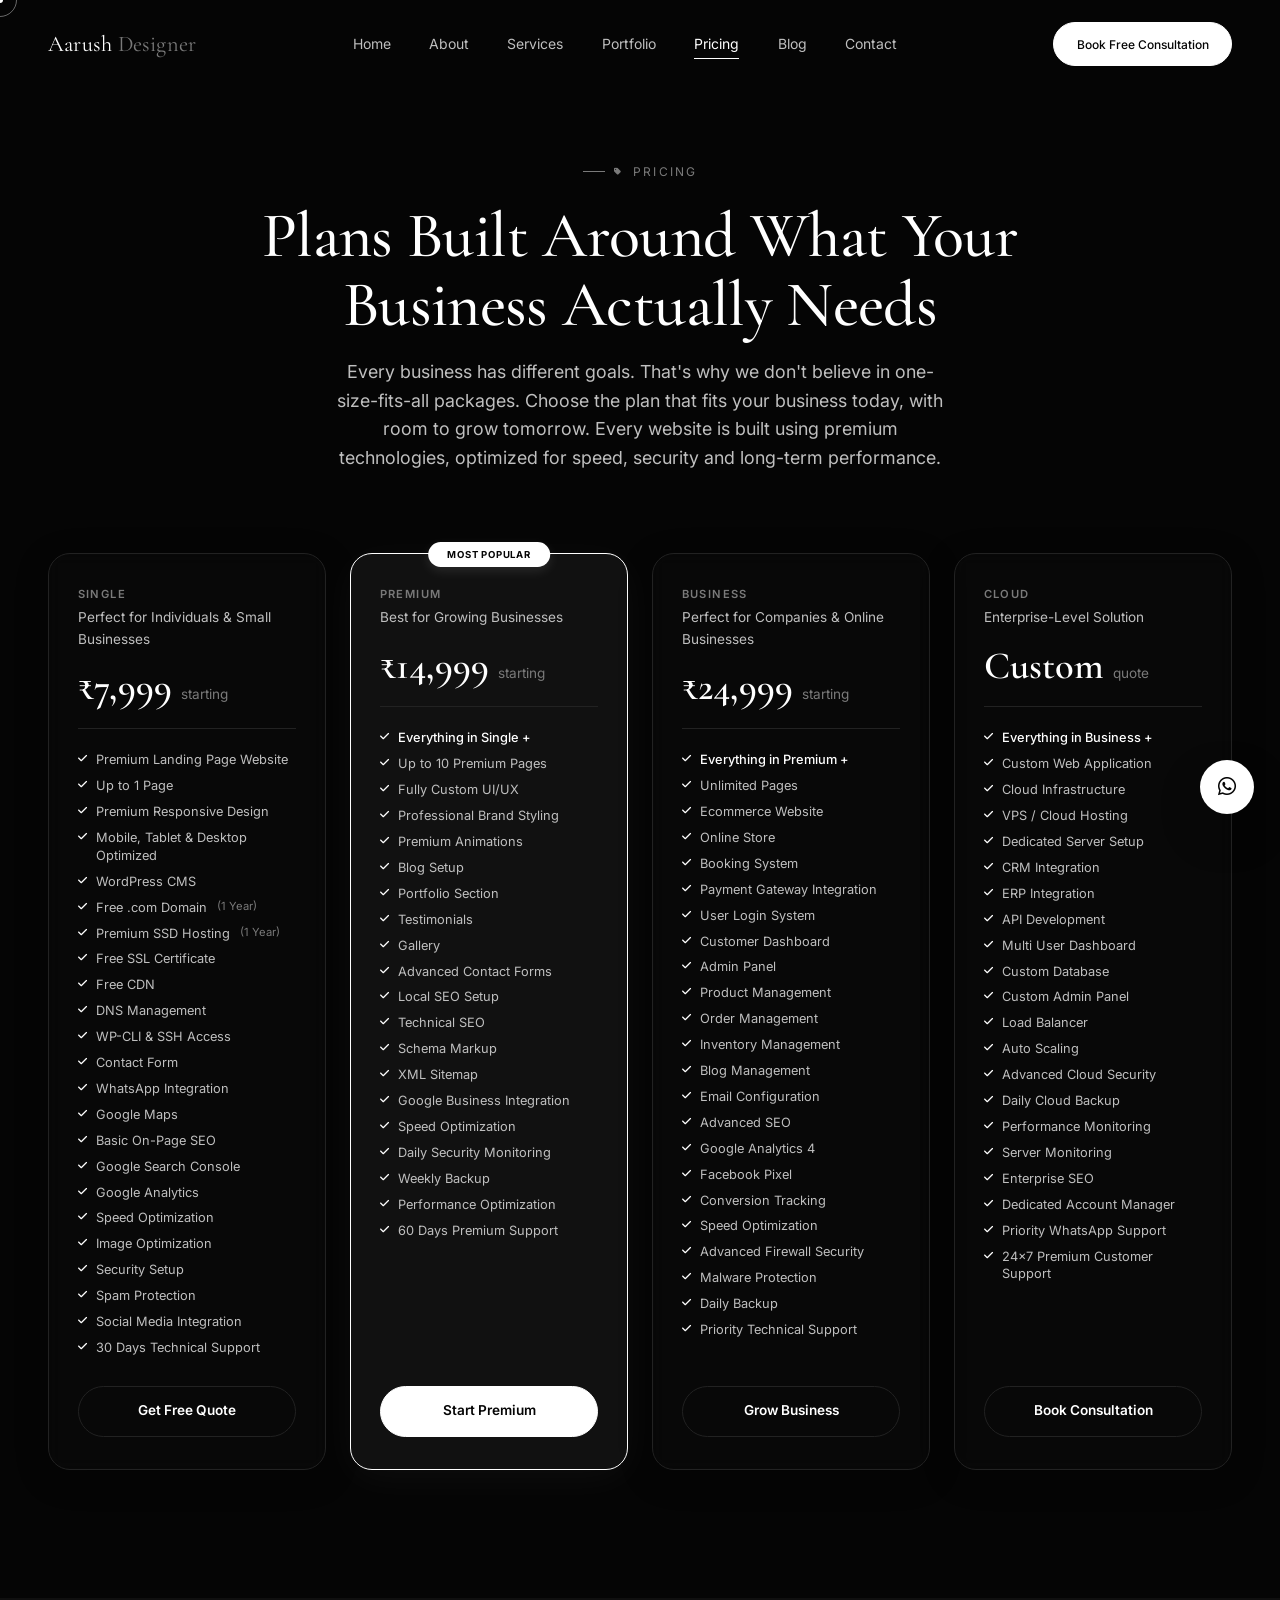
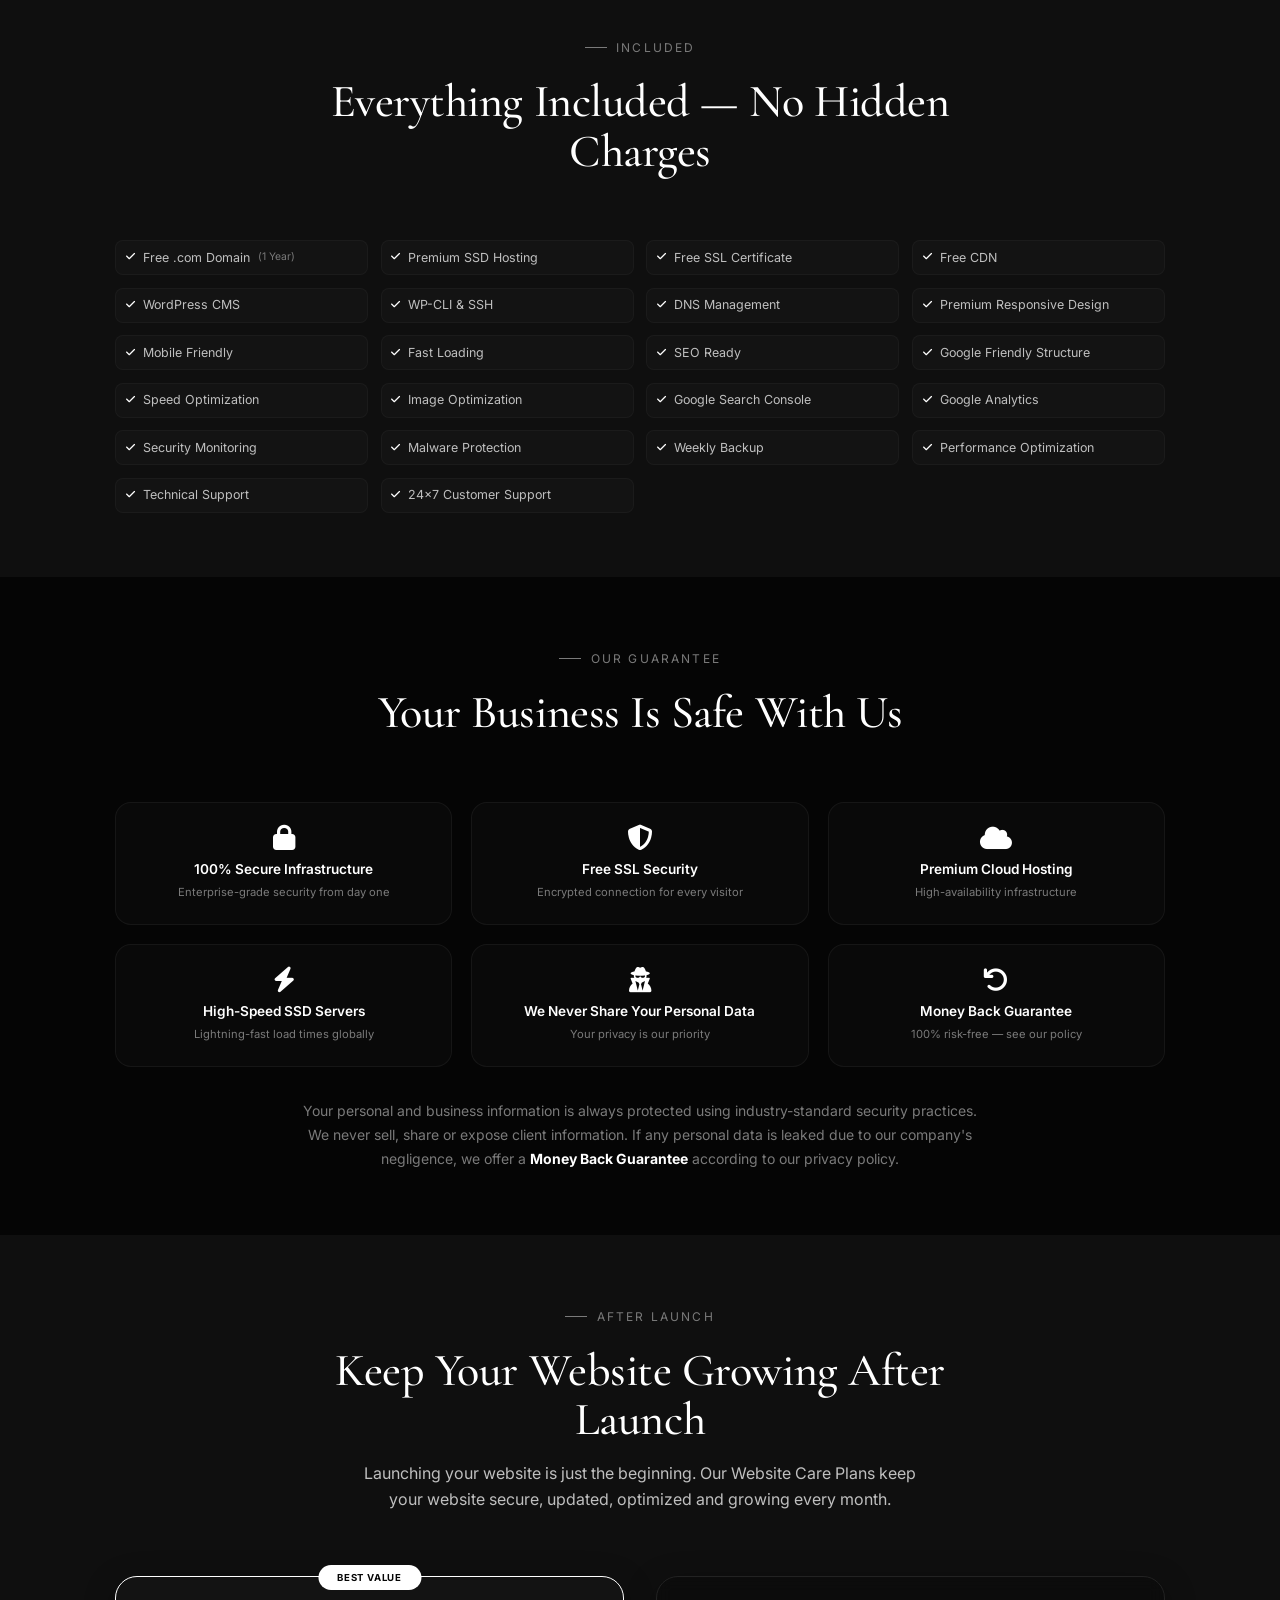
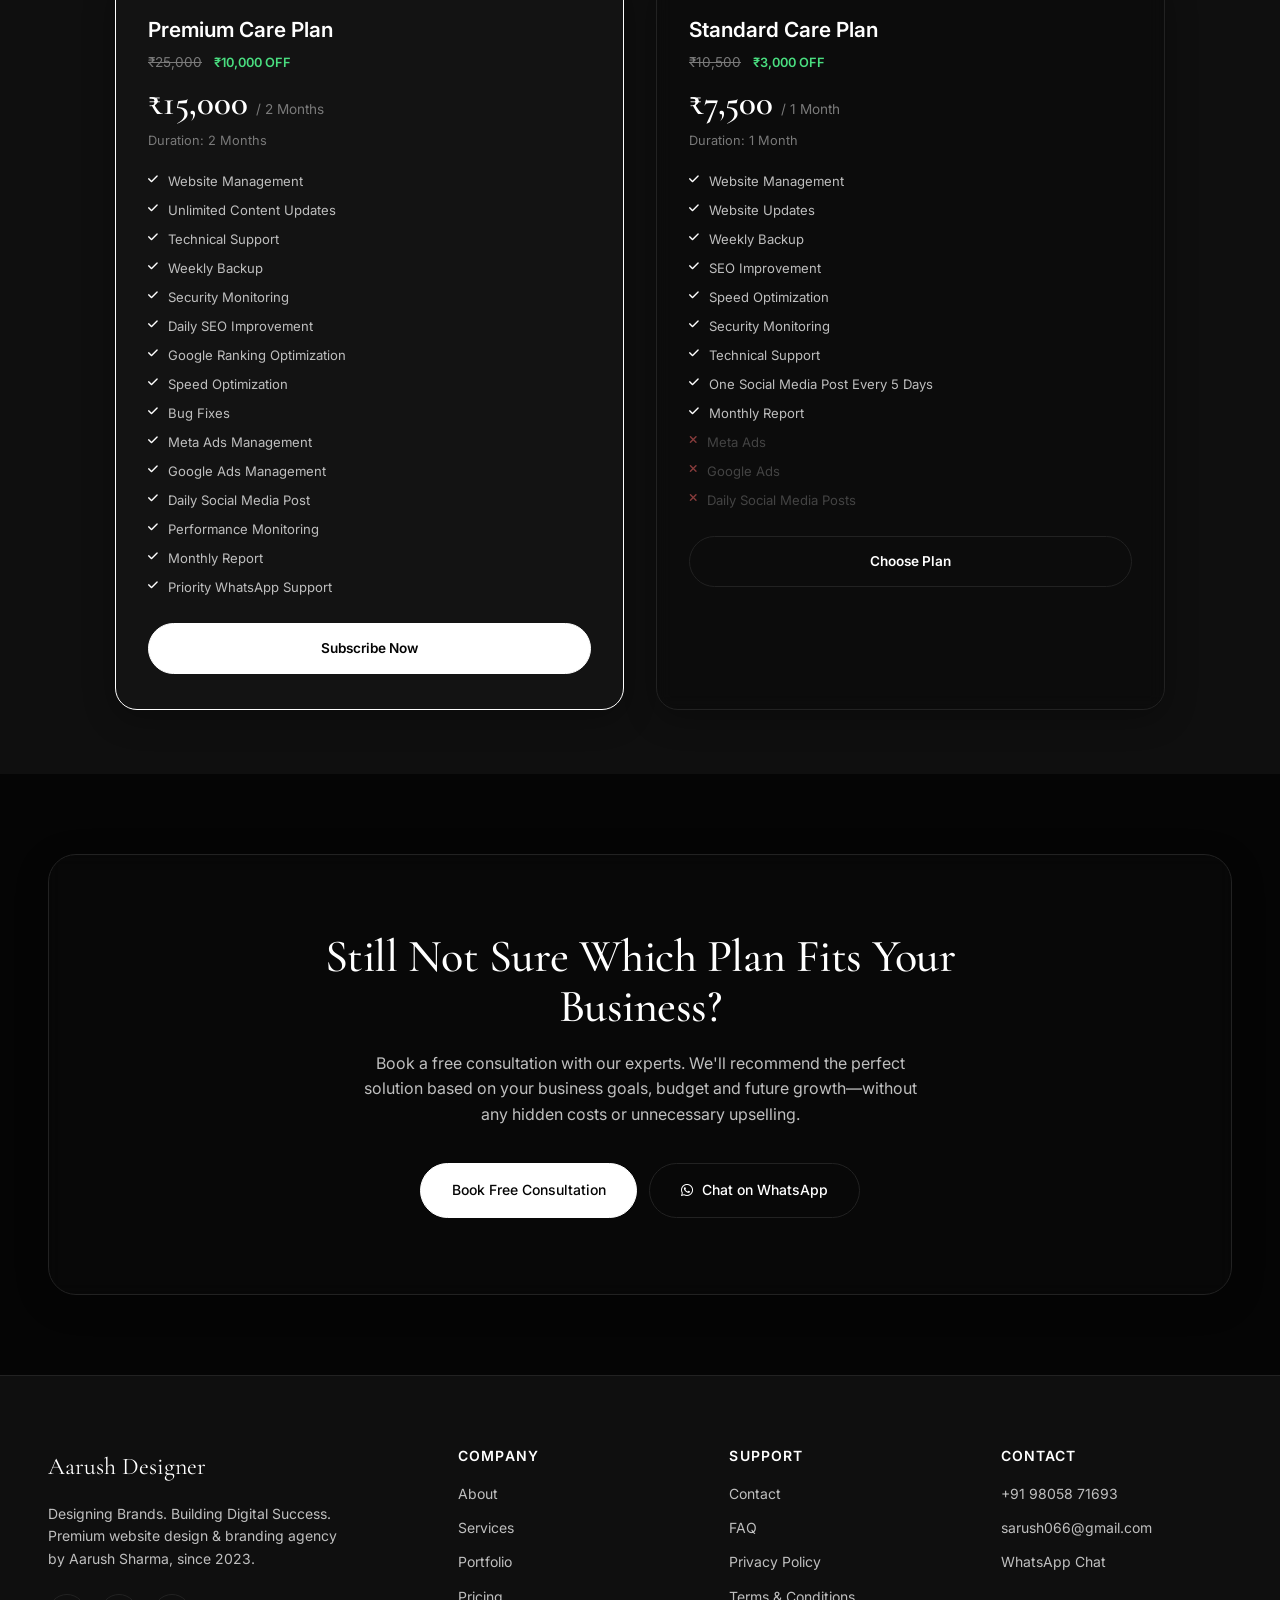
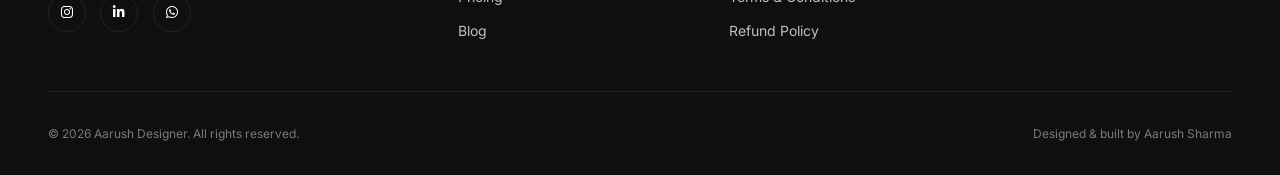
<file: pricing.html>
<!DOCTYPE html>
<html lang="en">
<head>
    <meta charset="UTF-8" />
    <meta name="viewport" content="width=device-width, initial-scale=1.0" />
    <title>Pricing — Aarush Designer</title>
    <meta name="description" content="Transparent pricing plans and monthly website management packages from Aarush Designer." />
    <meta name="theme-color" content="#050505" />

    <link rel="preconnect" href="https://fonts.googleapis.com" />
    <link rel="preconnect" href="https://fonts.gstatic.com" crossorigin />
    <link href="https://fonts.googleapis.com/css2?family=Cormorant+Garamond:wght@400;500;600;700&family=Inter:wght@300;400;500;600;700;800&display=swap" rel="stylesheet" />
    <link rel="stylesheet" href="https://cdnjs.cloudflare.com/ajax/libs/font-awesome/6.5.1/css/all.min.css" />

    <link rel="stylesheet" href="assets/css/style.css" />
    <link rel="stylesheet" href="assets/css/components.css" />
    <link rel="stylesheet" href="assets/css/animations.css" />

    <style>
        /* ─── Pricing Page Overrides ─── */
        .pricing-header {
            text-align: center;
            max-width: 760px;
            margin: 0 auto 3.5rem;
        }
        .pricing-header .eyebrow {
            justify-content: center;
        }

        /* ─── Pricing Cards ─── */
        .pricing-grid {
            display: grid;
            grid-template-columns: repeat(4, 1fr);
            gap: 1.5rem;
            align-items: stretch;
        }
        @media (max-width: 1200px) {
            .pricing-grid {
                grid-template-columns: repeat(2, 1fr);
            }
        }
        @media (max-width: 640px) {
            .pricing-grid {
                grid-template-columns: 1fr;
            }
        }

        .pricing-card {
            background: rgba(10, 10, 10, 0.6);
            backdrop-filter: blur(8px);
            -webkit-backdrop-filter: blur(8px);
            border: 1px solid var(--border-color);
            border-radius: 22px;
            padding: 2rem 1.8rem;
            display: flex;
            flex-direction: column;
            transition: all 0.4s cubic-bezier(0.25, 0.46, 0.45, 0.94);
            position: relative;
            box-shadow: 0 8px 32px rgba(0, 0, 0, 0.3);
        }
        .pricing-card:hover {
            transform: translateY(-6px);
            border-color: rgba(255, 255, 255, 0.2);
            box-shadow: 0 20px 60px rgba(0, 0, 0, 0.5);
        }
        .pricing-card.is-featured {
            border-color: #ffffff;
            background: rgba(20, 20, 20, 0.85);
            box-shadow: 0 8px 40px rgba(255, 255, 255, 0.04);
        }
        .pricing-card.is-featured:hover {
            border-color: #ffffff;
            box-shadow: 0 20px 60px rgba(255, 255, 255, 0.06);
        }

        .pricing-card__badge {
            position: absolute;
            top: -12px;
            left: 50%;
            transform: translateX(-50%);
            background: #ffffff;
            color: #050505;
            font-size: 0.6rem;
            font-weight: 700;
            letter-spacing: 0.08em;
            text-transform: uppercase;
            padding: 0.3rem 1.2rem;
            border-radius: 100px;
            white-space: nowrap;
            box-shadow: 0 4px 12px rgba(255, 255, 255, 0.1);
        }

        .pricing-card__name {
            font-size: 0.7rem;
            text-transform: uppercase;
            letter-spacing: 0.12em;
            color: var(--text-muted);
            font-weight: 600;
            margin-bottom: 0.2rem;
        }
        .pricing-card__subtitle {
            font-size: 0.85rem;
            color: var(--text-secondary);
            margin-bottom: 0.6rem;
            font-weight: 400;
        }
        .pricing-card__price {
            font-family: var(--font-display);
            font-size: 2.4rem;
            font-weight: 600;
            color: var(--text-primary);
            line-height: 1.1;
            margin: 0.4rem 0 0.2rem;
        }
        .pricing-card__price small {
            font-size: 0.85rem;
            color: var(--text-muted);
            font-family: var(--font-body);
            font-weight: 400;
        }
        .pricing-card__divider {
            height: 1px;
            background: var(--border-color);
            margin: 1rem 0 1.2rem;
            width: 100%;
        }

        .pricing-card__features {
            display: flex;
            flex-direction: column;
            gap: 0.5rem;
            margin: 0.2rem 0 1.8rem;
            flex-grow: 1;
            list-style: none;
            padding: 0;
        }
        .pricing-card__features li {
            display: flex;
            align-items: flex-start;
            gap: 0.6rem;
            font-size: 0.8rem;
            color: var(--text-secondary);
            line-height: 1.4;
        }
        .pricing-card__features li i {
            margin-top: 3px;
            font-size: 0.65rem;
            color: var(--text-primary);
            flex-shrink: 0;
        }
        .pricing-card__features li .highlight {
            color: var(--text-primary);
            font-weight: 500;
        }

        .pricing-card__btn {
            width: 100%;
            text-align: center;
            padding: 0.85rem 1.5rem;
            border-radius: 100px;
            font-weight: 600;
            font-size: 0.85rem;
            transition: all 0.3s ease;
            border: 1px solid var(--border-color);
            background: transparent;
            color: var(--text-primary);
            text-decoration: none;
            display: inline-block;
            margin-top: auto;
        }
        .pricing-card__btn:hover {
            background: #ffffff;
            color: #050505;
            border-color: #ffffff;
        }
        .pricing-card__btn--primary {
            background: #ffffff;
            color: #050505;
            border-color: #ffffff;
        }
        .pricing-card__btn--primary:hover {
            background: rgba(255, 255, 255, 0.85);
            border-color: rgba(255, 255, 255, 0.85);
        }

        /* ─── Included Feature Grid ─── */
        .included-grid {
            display: grid;
            grid-template-columns: repeat(4, 1fr);
            gap: 0.8rem;
            max-width: 1050px;
            margin: 2rem auto 0;
        }
        @media (max-width: 900px) {
            .included-grid {
                grid-template-columns: repeat(2, 1fr);
            }
        }
        @media (max-width: 480px) {
            .included-grid {
                grid-template-columns: 1fr;
            }
        }
        .included-item {
            display: flex;
            align-items: center;
            gap: 0.5rem;
            font-size: 0.78rem;
            color: var(--text-secondary);
            padding: 0.4rem 0.6rem;
            border-radius: 8px;
            background: rgba(255, 255, 255, 0.02);
            border: 1px solid rgba(255, 255, 255, 0.03);
        }
        .included-item i {
            font-size: 0.65rem;
            color: var(--text-primary);
            flex-shrink: 0;
        }

        /* ─── Guarantee Cards ─── */
        .guarantee-grid {
            display: grid;
            grid-template-columns: repeat(3, 1fr);
            gap: 1.2rem;
            margin-top: 2rem;
            max-width: 1050px;
            margin-left: auto;
            margin-right: auto;
        }
        @media (max-width: 768px) {
            .guarantee-grid {
                grid-template-columns: repeat(2, 1fr);
            }
        }
        @media (max-width: 480px) {
            .guarantee-grid {
                grid-template-columns: 1fr;
            }
        }

        .guarantee-card {
            background: rgba(255, 255, 255, 0.02);
            border: 1px solid rgba(255, 255, 255, 0.05);
            border-radius: 16px;
            padding: 1.4rem 1.2rem;
            text-align: center;
            transition: all 0.3s ease;
        }
        .guarantee-card:hover {
            border-color: rgba(255, 255, 255, 0.12);
            background: rgba(255, 255, 255, 0.04);
            transform: translateY(-3px);
        }
        .guarantee-card i {
            font-size: 1.6rem;
            color: var(--text-primary);
            margin-bottom: 0.5rem;
            display: block;
        }
        .guarantee-card__title {
            font-size: 0.85rem;
            font-weight: 600;
            color: var(--text-primary);
        }
        .guarantee-card__desc {
            font-size: 0.7rem;
            color: var(--text-muted);
            margin-top: 0.2rem;
        }

        /* ─── Care Plans ─── */
        .care-grid {
            display: grid;
            grid-template-columns: repeat(2, 1fr);
            gap: 2rem;
            max-width: 1050px;
            margin: 0 auto;
        }
        @media (max-width: 768px) {
            .care-grid {
                grid-template-columns: 1fr;
            }
        }

        .care-card {
            background: rgba(10, 10, 10, 0.6);
            backdrop-filter: blur(8px);
            -webkit-backdrop-filter: blur(8px);
            border: 1px solid var(--border-color);
            border-radius: 22px;
            padding: 2.2rem 2rem;
            position: relative;
            box-shadow: 0 8px 32px rgba(0, 0, 0, 0.3);
            transition: all 0.4s ease;
        }
        .care-card:hover {
            transform: translateY(-4px);
            border-color: rgba(255, 255, 255, 0.15);
        }
        .care-card.is-featured {
            border-color: #ffffff;
            background: rgba(20, 20, 20, 0.85);
        }
        .care-card__badge {
            position: absolute;
            top: -12px;
            left: 50%;
            transform: translateX(-50%);
            background: #ffffff;
            color: #050505;
            font-size: 0.6rem;
            font-weight: 700;
            letter-spacing: 0.08em;
            text-transform: uppercase;
            padding: 0.3rem 1.2rem;
            border-radius: 100px;
            white-space: nowrap;
        }
        .care-card__name {
            font-size: 1.3rem;
            font-weight: 600;
            color: var(--text-primary);
            margin-bottom: 0.2rem;
        }
        .care-card__price {
            font-family: var(--font-display);
            font-size: 2.2rem;
            font-weight: 600;
            color: var(--text-primary);
        }
        .care-card__price small {
            font-size: 0.85rem;
            color: var(--text-muted);
            font-family: var(--font-body);
            font-weight: 400;
        }
        .care-card__original {
            font-size: 0.85rem;
            color: var(--text-muted);
            text-decoration: line-through;
            margin-right: 0.5rem;
        }
        .care-card__discount {
            font-size: 0.8rem;
            color: #4ade80;
            font-weight: 600;
        }
        .care-card__duration {
            font-size: 0.8rem;
            color: var(--text-muted);
            margin-bottom: 0.8rem;
        }
        .care-card__features {
            list-style: none;
            padding: 0;
            margin: 1.2rem 0 1.6rem;
            display: flex;
            flex-direction: column;
            gap: 0.5rem;
        }
        .care-card__features li {
            display: flex;
            align-items: flex-start;
            gap: 0.6rem;
            font-size: 0.82rem;
            color: var(--text-secondary);
        }
        .care-card__features li i {
            margin-top: 3px;
            font-size: 0.7rem;
            flex-shrink: 0;
        }
        .care-card__features li .fa-check {
            color: #ffffff;
        }
        .care-card__features li .fa-xmark {
            color: #ff6b6b;
        }
        .care-card__features .exclude {
            color: var(--text-muted);
            opacity: 0.5;
        }
        .care-card__btn {
            width: 100%;
            text-align: center;
            padding: 0.85rem 1.5rem;
            border-radius: 100px;
            font-weight: 600;
            font-size: 0.85rem;
            transition: all 0.3s ease;
            border: 1px solid var(--border-color);
            background: transparent;
            color: var(--text-primary);
            text-decoration: none;
            display: inline-block;
        }
        .care-card__btn:hover {
            background: #ffffff;
            color: #050505;
            border-color: #ffffff;
        }
        .care-card__btn--primary {
            background: #ffffff;
            color: #050505;
            border-color: #ffffff;
        }
        .care-card__btn--primary:hover {
            background: rgba(255, 255, 255, 0.85);
            border-color: rgba(255, 255, 255, 0.85);
        }

        /* ─── Bottom CTA ─── */
        .cta-glass {
            padding: clamp(2.5rem, 6vw, 5rem);
            text-align: center;
            background: rgba(10, 10, 10, 0.6);
            backdrop-filter: blur(8px);
            -webkit-backdrop-filter: blur(8px);
            border: 1px solid var(--border-color);
            border-radius: 28px;
            box-shadow: 0 8px 32px rgba(0, 0, 0, 0.3);
            transition: border-color 0.4s ease;
        }
        .cta-glass:hover {
            border-color: rgba(255, 255, 255, 0.12);
        }

        /* ─── Responsive fine-tune ─── */
        @media (max-width: 640px) {
            .pricing-card {
                padding: 1.6rem 1.2rem;
            }
            .pricing-card__price {
                font-size: 2rem;
            }
            .care-card {
                padding: 1.6rem 1.2rem;
            }
            .guarantee-grid {
                grid-template-columns: 1fr 1fr;
            }
        }
        @media (max-width: 400px) {
            .guarantee-grid {
                grid-template-columns: 1fr;
            }
        }
    </style>
</head>
<body>

    <!-- ─── LOADER ─── -->
    <div class="loader" aria-hidden="true">
        <div class="loader__mark">Aarush Designer</div>
        <div class="loader__bar"></div>
    </div>

    <div class="scroll-progress"></div>
    <div class="cursor-dot"></div>
    <div class="cursor-ring"></div>

    <!-- ─── NAVBAR ─── -->
    <header class="navbar">
        <div class="container navbar__inner">
            <a href="index.html" class="navbar__logo">Aarush <span>Designer</span></a>
            <nav class="navbar__links">
                <a href="index.html">Home</a>
                <a href="about.html">About</a>
                <a href="services.html">Services</a>
                <a href="portfolio.html">Portfolio</a>
                <a href="pricing.html" class="is-active">Pricing</a>
                <a href="blog.html">Blog</a>
                <a href="contact.html">Contact</a>
            </nav>
            <div class="navbar__actions">
                <a href="contact.html" class="btn btn-primary btn-sm">Book Free Consultation</a>
                <button class="navbar__toggle" aria-label="Toggle menu"><span></span><span></span><span></span></button>
            </div>
        </div>
    </header>

    <main>

        <!-- ═══════════════════════════════════════════════════
        SECTION HEADER
        ════════════════════════════════════════════════════ -->
        <section class="section" style="padding-top: clamp(8rem, 12vw, 10rem); padding-bottom: 1rem;">
            <div class="container">
                <div class="pricing-header" data-reveal>
                    <div class="eyebrow"><i class="fa-solid fa-tag" style="font-size:8px;"></i> Pricing</div>
                    <h1 style="max-width: 780px; margin: 0 auto;">Plans Built Around What Your Business Actually Needs</h1>
                    <p style="max-width: 620px; margin: 1.2rem auto 0; font-size: var(--fs-body-lg); color: var(--text-secondary);">
                        Every business has different goals. That's why we don't believe in one-size-fits-all packages. Choose the plan that fits your business today, with room to grow tomorrow. Every website is built using premium technologies, optimized for speed, security and long-term performance.
                    </p>
                </div>
            </div>
        </section>

        <!-- ═══════════════════════════════════════════════════
        PRICING PLANS
        ════════════════════════════════════════════════════ -->
        <section class="section" style="padding-top: 0.5rem; padding-bottom: var(--space-section);">
            <div class="container">
                <div class="pricing-grid">

                    <!-- ─── PLAN 01: SINGLE ─── -->
                    <div class="pricing-card" data-reveal>
                        <div class="pricing-card__name">Single</div>
                        <div class="pricing-card__subtitle">Perfect for Individuals &amp; Small Businesses</div>
                        <div class="pricing-card__price">₹7,999 <small>starting</small></div>
                        <div class="pricing-card__divider"></div>
                        <ul class="pricing-card__features">
                            <li><i class="fa-solid fa-check"></i>Premium Landing Page Website</li>
                            <li><i class="fa-solid fa-check"></i>Up to 1 Page</li>
                            <li><i class="fa-solid fa-check"></i>Premium Responsive Design</li>
                            <li><i class="fa-solid fa-check"></i>Mobile, Tablet &amp; Desktop Optimized</li>
                            <li><i class="fa-solid fa-check"></i>WordPress CMS</li>
                            <li><i class="fa-solid fa-check"></i>Free .com Domain <span style="color:var(--text-muted);font-size:0.7rem;">(1 Year)</span></li>
                            <li><i class="fa-solid fa-check"></i>Premium SSD Hosting <span style="color:var(--text-muted);font-size:0.7rem;">(1 Year)</span></li>
                            <li><i class="fa-solid fa-check"></i>Free SSL Certificate</li>
                            <li><i class="fa-solid fa-check"></i>Free CDN</li>
                            <li><i class="fa-solid fa-check"></i>DNS Management</li>
                            <li><i class="fa-solid fa-check"></i>WP-CLI &amp; SSH Access</li>
                            <li><i class="fa-solid fa-check"></i>Contact Form</li>
                            <li><i class="fa-solid fa-check"></i>WhatsApp Integration</li>
                            <li><i class="fa-solid fa-check"></i>Google Maps</li>
                            <li><i class="fa-solid fa-check"></i>Basic On-Page SEO</li>
                            <li><i class="fa-solid fa-check"></i>Google Search Console</li>
                            <li><i class="fa-solid fa-check"></i>Google Analytics</li>
                            <li><i class="fa-solid fa-check"></i>Speed Optimization</li>
                            <li><i class="fa-solid fa-check"></i>Image Optimization</li>
                            <li><i class="fa-solid fa-check"></i>Security Setup</li>
                            <li><i class="fa-solid fa-check"></i>Spam Protection</li>
                            <li><i class="fa-solid fa-check"></i>Social Media Integration</li>
                            <li><i class="fa-solid fa-check"></i>30 Days Technical Support</li>
                        </ul>
                        <a href="contact.html" class="pricing-card__btn">Get Free Quote</a>
                    </div>

                    <!-- ─── PLAN 02: PREMIUM (MOST POPULAR) ─── -->
                    <div class="pricing-card is-featured" data-reveal data-reveal-delay="1">
                        <span class="pricing-card__badge">Most Popular</span>
                        <div class="pricing-card__name">Premium</div>
                        <div class="pricing-card__subtitle">Best for Growing Businesses</div>
                        <div class="pricing-card__price">₹14,999 <small>starting</small></div>
                        <div class="pricing-card__divider"></div>
                        <ul class="pricing-card__features">
                            <li><i class="fa-solid fa-check"></i><span class="highlight">Everything in Single +</span></li>
                            <li><i class="fa-solid fa-check"></i>Up to 10 Premium Pages</li>
                            <li><i class="fa-solid fa-check"></i>Fully Custom UI/UX</li>
                            <li><i class="fa-solid fa-check"></i>Professional Brand Styling</li>
                            <li><i class="fa-solid fa-check"></i>Premium Animations</li>
                            <li><i class="fa-solid fa-check"></i>Blog Setup</li>
                            <li><i class="fa-solid fa-check"></i>Portfolio Section</li>
                            <li><i class="fa-solid fa-check"></i>Testimonials</li>
                            <li><i class="fa-solid fa-check"></i>Gallery</li>
                            <li><i class="fa-solid fa-check"></i>Advanced Contact Forms</li>
                            <li><i class="fa-solid fa-check"></i>Local SEO Setup</li>
                            <li><i class="fa-solid fa-check"></i>Technical SEO</li>
                            <li><i class="fa-solid fa-check"></i>Schema Markup</li>
                            <li><i class="fa-solid fa-check"></i>XML Sitemap</li>
                            <li><i class="fa-solid fa-check"></i>Google Business Integration</li>
                            <li><i class="fa-solid fa-check"></i>Speed Optimization</li>
                            <li><i class="fa-solid fa-check"></i>Daily Security Monitoring</li>
                            <li><i class="fa-solid fa-check"></i>Weekly Backup</li>
                            <li><i class="fa-solid fa-check"></i>Performance Optimization</li>
                            <li><i class="fa-solid fa-check"></i>60 Days Premium Support</li>
                        </ul>
                        <a href="contact.html" class="pricing-card__btn pricing-card__btn--primary">Start Premium</a>
                    </div>

                    <!-- ─── PLAN 03: BUSINESS ─── -->
                    <div class="pricing-card" data-reveal data-reveal-delay="2">
                        <div class="pricing-card__name">Business</div>
                        <div class="pricing-card__subtitle">Perfect for Companies &amp; Online Businesses</div>
                        <div class="pricing-card__price">₹24,999 <small>starting</small></div>
                        <div class="pricing-card__divider"></div>
                        <ul class="pricing-card__features">
                            <li><i class="fa-solid fa-check"></i><span class="highlight">Everything in Premium +</span></li>
                            <li><i class="fa-solid fa-check"></i>Unlimited Pages</li>
                            <li><i class="fa-solid fa-check"></i>Ecommerce Website</li>
                            <li><i class="fa-solid fa-check"></i>Online Store</li>
                            <li><i class="fa-solid fa-check"></i>Booking System</li>
                            <li><i class="fa-solid fa-check"></i>Payment Gateway Integration</li>
                            <li><i class="fa-solid fa-check"></i>User Login System</li>
                            <li><i class="fa-solid fa-check"></i>Customer Dashboard</li>
                            <li><i class="fa-solid fa-check"></i>Admin Panel</li>
                            <li><i class="fa-solid fa-check"></i>Product Management</li>
                            <li><i class="fa-solid fa-check"></i>Order Management</li>
                            <li><i class="fa-solid fa-check"></i>Inventory Management</li>
                            <li><i class="fa-solid fa-check"></i>Blog Management</li>
                            <li><i class="fa-solid fa-check"></i>Email Configuration</li>
                            <li><i class="fa-solid fa-check"></i>Advanced SEO</li>
                            <li><i class="fa-solid fa-check"></i>Google Analytics 4</li>
                            <li><i class="fa-solid fa-check"></i>Facebook Pixel</li>
                            <li><i class="fa-solid fa-check"></i>Conversion Tracking</li>
                            <li><i class="fa-solid fa-check"></i>Speed Optimization</li>
                            <li><i class="fa-solid fa-check"></i>Advanced Firewall Security</li>
                            <li><i class="fa-solid fa-check"></i>Malware Protection</li>
                            <li><i class="fa-solid fa-check"></i>Daily Backup</li>
                            <li><i class="fa-solid fa-check"></i>Priority Technical Support</li>
                        </ul>
                        <a href="contact.html" class="pricing-card__btn">Grow Business</a>
                    </div>

                    <!-- ─── PLAN 04: CLOUD ─── -->
                    <div class="pricing-card" data-reveal data-reveal-delay="3">
                        <div class="pricing-card__name">Cloud</div>
                        <div class="pricing-card__subtitle">Enterprise-Level Solution</div>
                        <div class="pricing-card__price">Custom <small>quote</small></div>
                        <div class="pricing-card__divider"></div>
                        <ul class="pricing-card__features">
                            <li><i class="fa-solid fa-check"></i><span class="highlight">Everything in Business +</span></li>
                            <li><i class="fa-solid fa-check"></i>Custom Web Application</li>
                            <li><i class="fa-solid fa-check"></i>Cloud Infrastructure</li>
                            <li><i class="fa-solid fa-check"></i>VPS / Cloud Hosting</li>
                            <li><i class="fa-solid fa-check"></i>Dedicated Server Setup</li>
                            <li><i class="fa-solid fa-check"></i>CRM Integration</li>
                            <li><i class="fa-solid fa-check"></i>ERP Integration</li>
                            <li><i class="fa-solid fa-check"></i>API Development</li>
                            <li><i class="fa-solid fa-check"></i>Multi User Dashboard</li>
                            <li><i class="fa-solid fa-check"></i>Custom Database</li>
                            <li><i class="fa-solid fa-check"></i>Custom Admin Panel</li>
                            <li><i class="fa-solid fa-check"></i>Load Balancer</li>
                            <li><i class="fa-solid fa-check"></i>Auto Scaling</li>
                            <li><i class="fa-solid fa-check"></i>Advanced Cloud Security</li>
                            <li><i class="fa-solid fa-check"></i>Daily Cloud Backup</li>
                            <li><i class="fa-solid fa-check"></i>Performance Monitoring</li>
                            <li><i class="fa-solid fa-check"></i>Server Monitoring</li>
                            <li><i class="fa-solid fa-check"></i>Enterprise SEO</li>
                            <li><i class="fa-solid fa-check"></i>Dedicated Account Manager</li>
                            <li><i class="fa-solid fa-check"></i>Priority WhatsApp Support</li>
                            <li><i class="fa-solid fa-check"></i>24×7 Premium Customer Support</li>
                        </ul>
                        <a href="contact.html" class="pricing-card__btn">Book Consultation</a>
                    </div>

                </div>
            </div>
        </section>

        <!-- ═══════════════════════════════════════════════════
        EVERY WEBSITE INCLUDES
        ════════════════════════════════════════════════════ -->
        <section class="section" style="padding-block: 2rem 4rem; background: var(--bg-secondary);">
            <div class="container">
                <div class="section-head center" data-reveal>
                    <div class="eyebrow" style="justify-content:center;">Included</div>
                    <h2 style="max-width: 700px; margin: 0 auto;">Everything Included — No Hidden Charges</h2>
                </div>
                <div class="included-grid" data-reveal>
                    <div class="included-item"><i class="fa-solid fa-check"></i> Free .com Domain <span style="color:var(--text-muted);font-size:0.65rem;">(1 Year)</span></div>
                    <div class="included-item"><i class="fa-solid fa-check"></i> Premium SSD Hosting</div>
                    <div class="included-item"><i class="fa-solid fa-check"></i> Free SSL Certificate</div>
                    <div class="included-item"><i class="fa-solid fa-check"></i> Free CDN</div>
                    <div class="included-item"><i class="fa-solid fa-check"></i> WordPress CMS</div>
                    <div class="included-item"><i class="fa-solid fa-check"></i> WP-CLI &amp; SSH</div>
                    <div class="included-item"><i class="fa-solid fa-check"></i> DNS Management</div>
                    <div class="included-item"><i class="fa-solid fa-check"></i> Premium Responsive Design</div>
                    <div class="included-item"><i class="fa-solid fa-check"></i> Mobile Friendly</div>
                    <div class="included-item"><i class="fa-solid fa-check"></i> Fast Loading</div>
                    <div class="included-item"><i class="fa-solid fa-check"></i> SEO Ready</div>
                    <div class="included-item"><i class="fa-solid fa-check"></i> Google Friendly Structure</div>
                    <div class="included-item"><i class="fa-solid fa-check"></i> Speed Optimization</div>
                    <div class="included-item"><i class="fa-solid fa-check"></i> Image Optimization</div>
                    <div class="included-item"><i class="fa-solid fa-check"></i> Google Search Console</div>
                    <div class="included-item"><i class="fa-solid fa-check"></i> Google Analytics</div>
                    <div class="included-item"><i class="fa-solid fa-check"></i> Security Monitoring</div>
                    <div class="included-item"><i class="fa-solid fa-check"></i> Malware Protection</div>
                    <div class="included-item"><i class="fa-solid fa-check"></i> Weekly Backup</div>
                    <div class="included-item"><i class="fa-solid fa-check"></i> Performance Optimization</div>
                    <div class="included-item"><i class="fa-solid fa-check"></i> Technical Support</div>
                    <div class="included-item"><i class="fa-solid fa-check"></i> 24×7 Customer Support</div>
                </div>
            </div>
        </section>

        <!-- ═══════════════════════════════════════════════════
        OUR GUARANTEE
        ════════════════════════════════════════════════════ -->
        <section class="section" style="padding-block: 4rem;">
            <div class="container">
                <div class="section-head center" data-reveal>
                    <div class="eyebrow" style="justify-content:center;">Our Guarantee</div>
                    <h2 style="max-width: 600px; margin: 0 auto;">Your Business Is Safe With Us</h2>
                </div>
                <div class="guarantee-grid" data-reveal>
                    <div class="guarantee-card">
                        <i class="fa-solid fa-lock"></i>
                        <div class="guarantee-card__title">100% Secure Infrastructure</div>
                        <div class="guarantee-card__desc">Enterprise-grade security from day one</div>
                    </div>
                    <div class="guarantee-card">
                        <i class="fa-solid fa-shield-halved"></i>
                        <div class="guarantee-card__title">Free SSL Security</div>
                        <div class="guarantee-card__desc">Encrypted connection for every visitor</div>
                    </div>
                    <div class="guarantee-card">
                        <i class="fa-solid fa-cloud"></i>
                        <div class="guarantee-card__title">Premium Cloud Hosting</div>
                        <div class="guarantee-card__desc">High-availability infrastructure</div>
                    </div>
                    <div class="guarantee-card">
                        <i class="fa-solid fa-bolt"></i>
                        <div class="guarantee-card__title">High-Speed SSD Servers</div>
                        <div class="guarantee-card__desc">Lightning-fast load times globally</div>
                    </div>
                    <div class="guarantee-card">
                        <i class="fa-solid fa-user-secret"></i>
                        <div class="guarantee-card__title">We Never Share Your Personal Data</div>
                        <div class="guarantee-card__desc">Your privacy is our priority</div>
                    </div>
                    <div class="guarantee-card">
                        <i class="fa-solid fa-arrow-rotate-left"></i>
                        <div class="guarantee-card__title">Money Back Guarantee</div>
                        <div class="guarantee-card__desc">100% risk-free — see our policy</div>
                    </div>
                </div>
                <p style="max-width: 680px; margin: 2rem auto 0; font-size: var(--fs-small); color: var(--text-muted); text-align: center; line-height: 1.7;">
                    Your personal and business information is always protected using industry-standard security practices. We never sell, share or expose client information. If any personal data is leaked due to our company's negligence, we offer a <strong style="color:var(--text-primary);">Money Back Guarantee</strong> according to our privacy policy.
                </p>
            </div>
        </section>

        <!-- ═══════════════════════════════════════════════════
        AFTER LAUNCH WEBSITE MANAGEMENT
        ════════════════════════════════════════════════════ -->
        <section class="section" style="padding-block: 4rem; background: var(--bg-secondary);">
            <div class="container">
                <div class="section-head center" data-reveal>
                    <div class="eyebrow" style="justify-content:center;">After Launch</div>
                    <h2 style="max-width: 700px; margin: 0 auto;">Keep Your Website Growing After Launch</h2>
                    <p style="max-width: 580px; margin: 1rem auto 0; color: var(--text-secondary);">
                        Launching your website is just the beginning. Our Website Care Plans keep your website secure, updated, optimized and growing every month.
                    </p>
                </div>

                <div class="care-grid">

                    <!-- ─── PREMIUM CARE PLAN ─── -->
                    <div class="care-card is-featured" data-reveal>
                        <span class="care-card__badge">Best Value</span>
                        <div class="care-card__name">Premium Care Plan</div>
                        <div>
                            <span class="care-card__original">₹25,000</span>
                            <span class="care-card__discount">₹10,000 OFF</span>
                        </div>
                        <div class="care-card__price">₹15,000 <small>/ 2 Months</small></div>
                        <div class="care-card__duration">Duration: 2 Months</div>
                        <ul class="care-card__features">
                            <li><i class="fa-solid fa-check"></i>Website Management</li>
                            <li><i class="fa-solid fa-check"></i>Unlimited Content Updates</li>
                            <li><i class="fa-solid fa-check"></i>Technical Support</li>
                            <li><i class="fa-solid fa-check"></i>Weekly Backup</li>
                            <li><i class="fa-solid fa-check"></i>Security Monitoring</li>
                            <li><i class="fa-solid fa-check"></i>Daily SEO Improvement</li>
                            <li><i class="fa-solid fa-check"></i>Google Ranking Optimization</li>
                            <li><i class="fa-solid fa-check"></i>Speed Optimization</li>
                            <li><i class="fa-solid fa-check"></i>Bug Fixes</li>
                            <li><i class="fa-solid fa-check"></i>Meta Ads Management</li>
                            <li><i class="fa-solid fa-check"></i>Google Ads Management</li>
                            <li><i class="fa-solid fa-check"></i>Daily Social Media Post</li>
                            <li><i class="fa-solid fa-check"></i>Performance Monitoring</li>
                            <li><i class="fa-solid fa-check"></i>Monthly Report</li>
                            <li><i class="fa-solid fa-check"></i>Priority WhatsApp Support</li>
                        </ul>
                        <a href="contact.html" class="care-card__btn care-card__btn--primary">Subscribe Now</a>
                    </div>

                    <!-- ─── STANDARD CARE PLAN ─── -->
                    <div class="care-card" data-reveal data-reveal-delay="1">
                        <div class="care-card__name">Standard Care Plan</div>
                        <div>
                            <span class="care-card__original">₹10,500</span>
                            <span class="care-card__discount">₹3,000 OFF</span>
                        </div>
                        <div class="care-card__price">₹7,500 <small>/ 1 Month</small></div>
                        <div class="care-card__duration">Duration: 1 Month</div>
                        <ul class="care-card__features">
                            <li><i class="fa-solid fa-check"></i>Website Management</li>
                            <li><i class="fa-solid fa-check"></i>Website Updates</li>
                            <li><i class="fa-solid fa-check"></i>Weekly Backup</li>
                            <li><i class="fa-solid fa-check"></i>SEO Improvement</li>
                            <li><i class="fa-solid fa-check"></i>Speed Optimization</li>
                            <li><i class="fa-solid fa-check"></i>Security Monitoring</li>
                            <li><i class="fa-solid fa-check"></i>Technical Support</li>
                            <li><i class="fa-solid fa-check"></i>One Social Media Post Every 5 Days</li>
                            <li><i class="fa-solid fa-check"></i>Monthly Report</li>
                            <li><i class="fa-solid fa-xmark exclude"></i> <span class="exclude">Meta Ads</span></li>
                            <li><i class="fa-solid fa-xmark exclude"></i> <span class="exclude">Google Ads</span></li>
                            <li><i class="fa-solid fa-xmark exclude"></i> <span class="exclude">Daily Social Media Posts</span></li>
                        </ul>
                        <a href="contact.html" class="care-card__btn">Choose Plan</a>
                    </div>

                </div>
            </div>
        </section>

        <!-- ═══════════════════════════════════════════════════
        BOTTOM CTA
        ════════════════════════════════════════════════════ -->
        <section class="section" style="padding-block: 5rem;">
            <div class="container">
                <div class="cta-glass" data-reveal>
                    <h2 style="max-width: 700px; margin: 0 auto;">Still Not Sure Which Plan Fits Your Business?</h2>
                    <p style="max-width: 560px; margin: 1.2rem auto 0; color: var(--text-secondary);">
                        Book a free consultation with our experts. We'll recommend the perfect solution based on your business goals, budget and future growth—without any hidden costs or unnecessary upselling.
                    </p>
                    <div class="flex-center gap-sm" style="margin-top: 2.2rem; flex-wrap: wrap;">
                        <a href="contact.html" class="btn btn-primary">Book Free Consultation</a>
                        <a href="https://wa.me/919805871693" class="btn btn-outline"><i class="fa-brands fa-whatsapp"></i> Chat on WhatsApp</a>
                    </div>
                </div>
            </div>
        </section>

    </main>

    <!-- ═══════════════════════════════════════════════════
    FOOTER
    ════════════════════════════════════════════════════ -->
    <footer class="footer">
        <div class="container">
            <div class="footer__grid">
                <div>
                    <div class="footer__brand">Aarush Designer</div>
                    <p class="footer__desc">Designing Brands. Building Digital Success. Premium website design &amp; branding agency by Aarush Sharma, since 2023.</p>
                    <div class="footer__social" style="margin-top:1.5rem;">
                        <a href="#" aria-label="Instagram"><i class="fa-brands fa-instagram"></i></a>
                        <a href="#" aria-label="LinkedIn"><i class="fa-brands fa-linkedin-in"></i></a>
                        <a href="https://wa.me/919805871693" aria-label="WhatsApp"><i class="fa-brands fa-whatsapp"></i></a>
                    </div>
                </div>
                <div>
                    <h4>Company</h4>
                    <div class="footer__links">
                        <a href="about.html">About</a>
                        <a href="services.html">Services</a>
                        <a href="portfolio.html">Portfolio</a>
                        <a href="pricing.html">Pricing</a>
                        <a href="blog.html">Blog</a>
                    </div>
                </div>
                <div>
                    <h4>Support</h4>
                    <div class="footer__links">
                        <a href="contact.html">Contact</a>
                        <a href="faq.html">FAQ</a>
                        <a href="privacy-policy.html">Privacy Policy</a>
                        <a href="terms-conditions.html">Terms &amp; Conditions</a>
                        <a href="refund-policy.html">Refund Policy</a>
                    </div>
                </div>
                <div>
                    <h4>Contact</h4>
                    <div class="footer__links">
                        <a href="tel:+919805871693">+91 98058 71693</a>
                        <a href="mailto:sarush066@gmail.com">sarush066@gmail.com</a>
                        <a href="https://wa.me/919805871693">WhatsApp Chat</a>
                    </div>
                </div>
            </div>
            <div class="footer__bottom">
                <span>© 2026 Aarush Designer. All rights reserved.</span>
                <span>Designed &amp; built by Aarush Sharma</span>
            </div>
        </div>
    </footer>

    <a href="https://wa.me/919805871693" class="float-whatsapp" aria-label="Chat on WhatsApp"><i class="fa-brands fa-whatsapp"></i></a>
    <button class="back-to-top" aria-label="Back to top"><i class="fa-solid fa-arrow-up"></i></button>

    <!-- ─── SCRIPTS ─── -->
    <script src="assets/js/main.js"></script>
    <script src="assets/js/animations.js"></script>
</body>
</html>
</file>
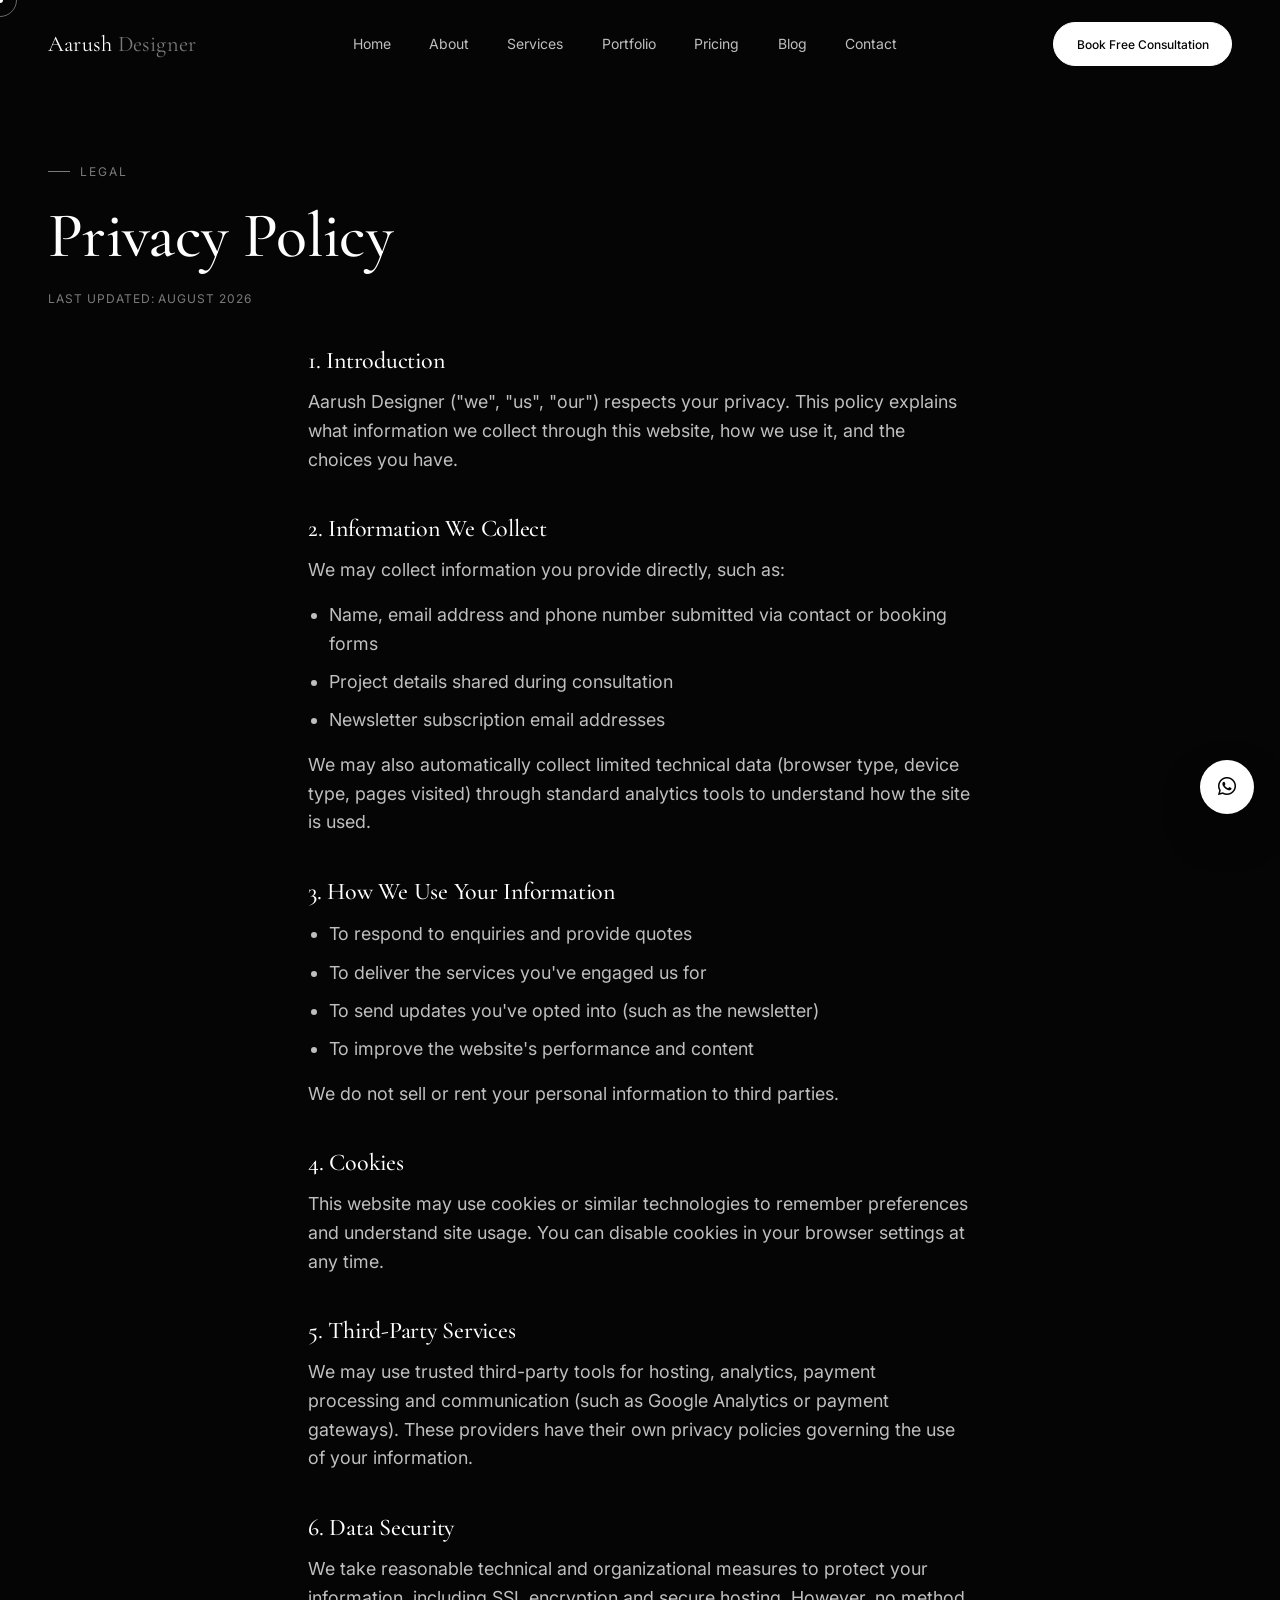
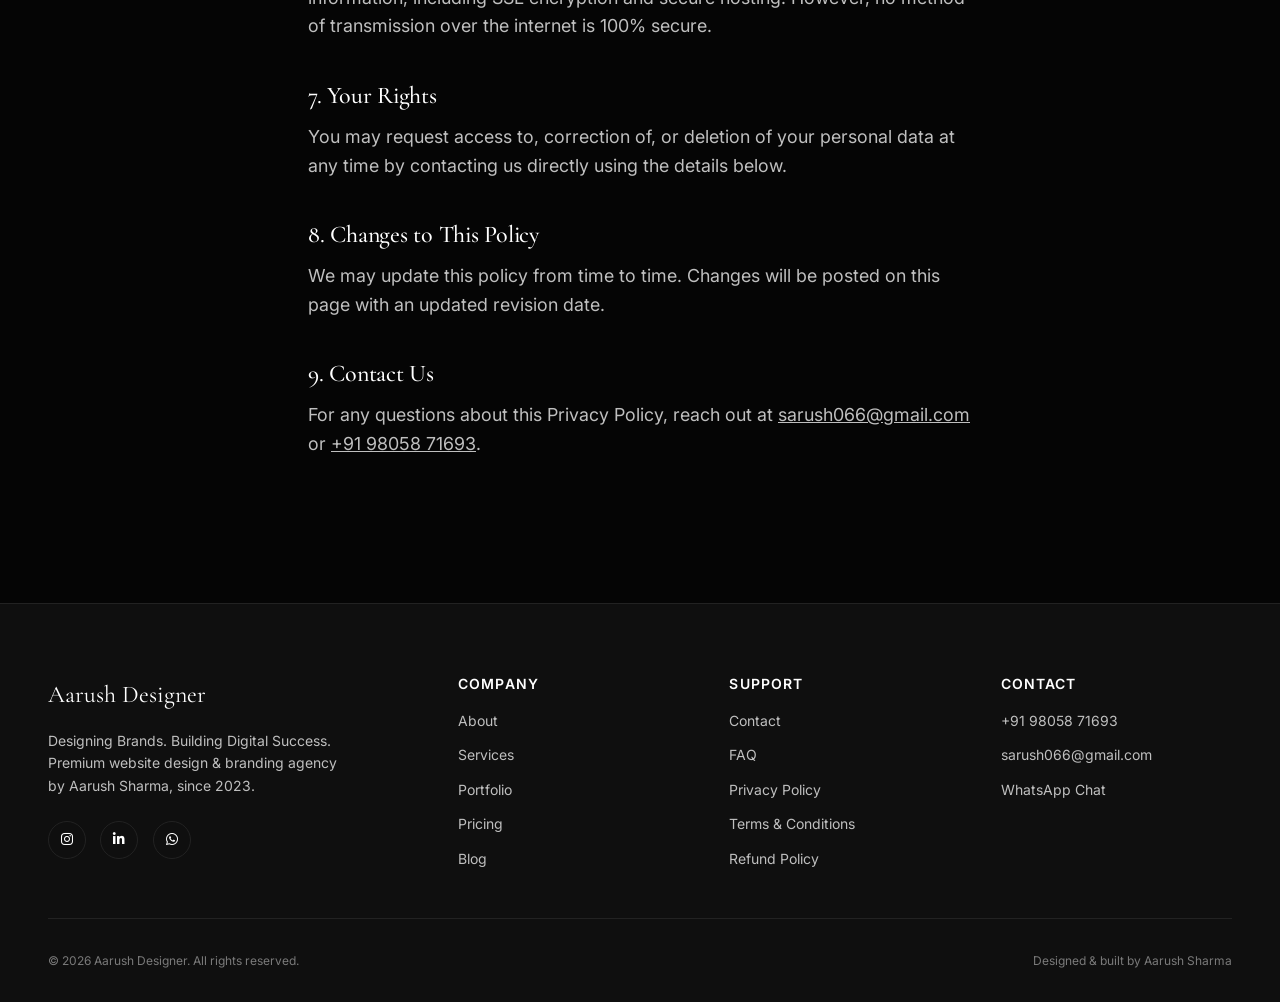
<file: privacy-policy.html>
<!DOCTYPE html>
<html lang="en">
<head>
<meta charset="UTF-8">
<meta name="viewport" content="width=device-width, initial-scale=1.0">
<title>Privacy Policy — Aarush Designer</title>
<meta name="description" content="Privacy Policy for Aarush Designer — how we collect, use and protect your information.">
<meta name="theme-color" content="#050505">

<link rel="preconnect" href="https://fonts.googleapis.com">
<link rel="preconnect" href="https://fonts.gstatic.com" crossorigin>
<link href="https://fonts.googleapis.com/css2?family=Cormorant+Garamond:wght@400;500;600;700&family=Inter:wght@400;500;600;700&display=swap" rel="stylesheet">
<link rel="stylesheet" href="https://cdnjs.cloudflare.com/ajax/libs/font-awesome/6.5.1/css/all.min.css">

<link rel="stylesheet" href="assets/css/style.css">
<link rel="stylesheet" href="assets/css/components.css">
<link rel="stylesheet" href="assets/css/animations.css">

<style>
  .legal-content { max-width: 760px; }
  .legal-content h2 { font-size: 1.5rem; margin-top: 2.6rem; margin-bottom: 0.9rem; }
  .legal-content h2:first-child { margin-top: 0; }
  .legal-content p { margin-bottom: 1rem; font-size: var(--fs-body-lg); }
  .legal-content ul { margin: 1rem 0 1rem 1.3rem; }
  .legal-content li { list-style: disc; color: var(--text-secondary); margin-bottom: 0.6rem; font-size: var(--fs-body-lg); }
  .legal-updated { font-size: var(--fs-caption); color: var(--text-muted); text-transform: uppercase; letter-spacing: 0.08em; }
</style>
</head>
<body>

<div class="loader" aria-hidden="true">
  <div class="loader__mark">Aarush Designer</div>
  <div class="loader__bar"></div>
</div>

<div class="scroll-progress"></div>
<div class="cursor-dot"></div>
<div class="cursor-ring"></div>

<header class="navbar">
  <div class="container navbar__inner">
    <a href="index.html" class="navbar__logo">Aarush <span>Designer</span></a>
    <nav class="navbar__links">
      <a href="index.html">Home</a>
      <a href="about.html">About</a>
      <a href="services.html">Services</a>
      <a href="portfolio.html">Portfolio</a>
      <a href="pricing.html">Pricing</a>
      <a href="blog.html">Blog</a>
      <a href="contact.html">Contact</a>
    </nav>
    <div class="navbar__actions">
      <a href="contact.html" class="btn btn-primary btn-sm">Book Free Consultation</a>
      <button class="navbar__toggle" aria-label="Toggle menu"><span></span><span></span><span></span></button>
    </div>
  </div>
</header>

<main>

  <section class="section" style="padding-top: clamp(8rem, 12vw, 10rem); padding-bottom: 1rem;">
    <div class="container">
      <div class="eyebrow" data-hero-in>Legal</div>
      <h1 style="max-width: 700px;" data-hero-in>Privacy Policy</h1>
      <p class="legal-updated" style="margin-top: 1.2rem;" data-hero-in>Last updated: August 2026</p>
    </div>
  </section>

  <section class="section" style="padding-top: 1.5rem;">
    <div class="container legal-content" data-reveal>

      <h2>1. Introduction</h2>
      <p>Aarush Designer ("we", "us", "our") respects your privacy. This policy explains what information we collect through this website, how we use it, and the choices you have.</p>

      <h2>2. Information We Collect</h2>
      <p>We may collect information you provide directly, such as:</p>
      <ul>
        <li>Name, email address and phone number submitted via contact or booking forms</li>
        <li>Project details shared during consultation</li>
        <li>Newsletter subscription email addresses</li>
      </ul>
      <p>We may also automatically collect limited technical data (browser type, device type, pages visited) through standard analytics tools to understand how the site is used.</p>

      <h2>3. How We Use Your Information</h2>
      <ul>
        <li>To respond to enquiries and provide quotes</li>
        <li>To deliver the services you've engaged us for</li>
        <li>To send updates you've opted into (such as the newsletter)</li>
        <li>To improve the website's performance and content</li>
      </ul>
      <p>We do not sell or rent your personal information to third parties.</p>

      <h2>4. Cookies</h2>
      <p>This website may use cookies or similar technologies to remember preferences and understand site usage. You can disable cookies in your browser settings at any time.</p>

      <h2>5. Third-Party Services</h2>
      <p>We may use trusted third-party tools for hosting, analytics, payment processing and communication (such as Google Analytics or payment gateways). These providers have their own privacy policies governing the use of your information.</p>

      <h2>6. Data Security</h2>
      <p>We take reasonable technical and organizational measures to protect your information, including SSL encryption and secure hosting. However, no method of transmission over the internet is 100% secure.</p>

      <h2>7. Your Rights</h2>
      <p>You may request access to, correction of, or deletion of your personal data at any time by contacting us directly using the details below.</p>

      <h2>8. Changes to This Policy</h2>
      <p>We may update this policy from time to time. Changes will be posted on this page with an updated revision date.</p>

      <h2>9. Contact Us</h2>
      <p>For any questions about this Privacy Policy, reach out at <a href="mailto:sarush066@gmail.com" style="text-decoration:underline;">sarush066@gmail.com</a> or <a href="tel:+919805871693" style="text-decoration:underline;">+91 98058 71693</a>.</p>

    </div>
  </section>

</main>

<footer class="footer">
  <div class="container">
    <div class="footer__grid">
      <div>
        <div class="footer__brand">Aarush Designer</div>
        <p class="footer__desc">Designing Brands. Building Digital Success. Premium website design & branding agency by Aarush Sharma, since 2023.</p>
        <div class="footer__social" style="margin-top:1.5rem;">
          <a href="#" aria-label="Instagram"><i class="fa-brands fa-instagram"></i></a>
          <a href="#" aria-label="LinkedIn"><i class="fa-brands fa-linkedin-in"></i></a>
          <a href="https://wa.me/919805871693" aria-label="WhatsApp"><i class="fa-brands fa-whatsapp"></i></a>
        </div>
      </div>
      <div>
        <h4>Company</h4>
        <div class="footer__links">
          <a href="about.html">About</a>
          <a href="services.html">Services</a>
          <a href="portfolio.html">Portfolio</a>
          <a href="pricing.html">Pricing</a>
          <a href="blog.html">Blog</a>
        </div>
      </div>
      <div>
        <h4>Support</h4>
        <div class="footer__links">
          <a href="contact.html">Contact</a>
          <a href="faq.html">FAQ</a>
          <a href="privacy-policy.html">Privacy Policy</a>
          <a href="terms-conditions.html">Terms & Conditions</a>
          <a href="refund-policy.html">Refund Policy</a>
        </div>
      </div>
      <div>
        <h4>Contact</h4>
        <div class="footer__links">
          <a href="tel:+919805871693">+91 98058 71693</a>
          <a href="mailto:sarush066@gmail.com">sarush066@gmail.com</a>
          <a href="https://wa.me/919805871693">WhatsApp Chat</a>
        </div>
      </div>
    </div>
    <div class="footer__bottom">
      <span>© 2026 Aarush Designer. All rights reserved.</span>
      <span>Designed & built by Aarush Sharma</span>
    </div>
  </div>
</footer>

<a href="https://wa.me/919805871693" class="float-whatsapp" aria-label="Chat on WhatsApp"><i class="fa-brands fa-whatsapp"></i></a>
<button class="back-to-top" aria-label="Back to top"><i class="fa-solid fa-arrow-up"></i></button>

<script src="assets/js/main.js"></script>
<script src="assets/js/animations.js"></script>
</body>
</html>
</file>
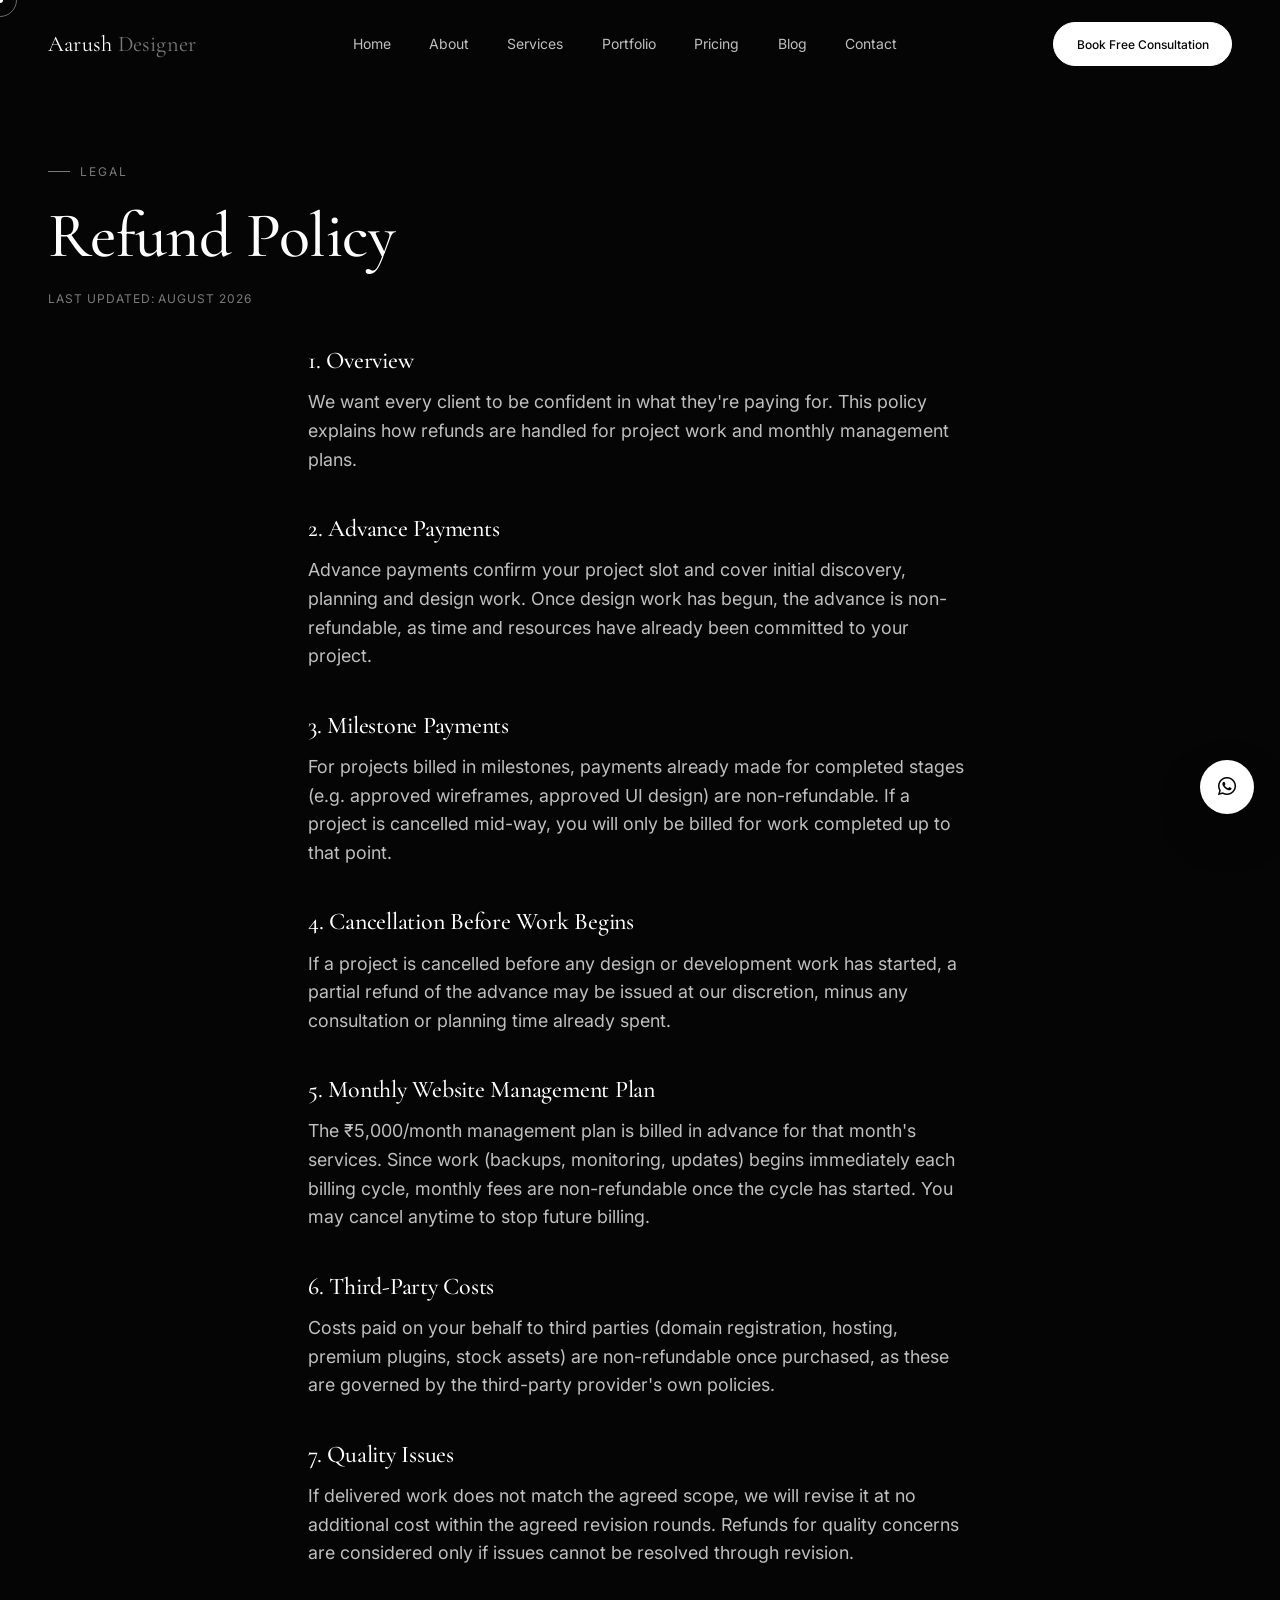
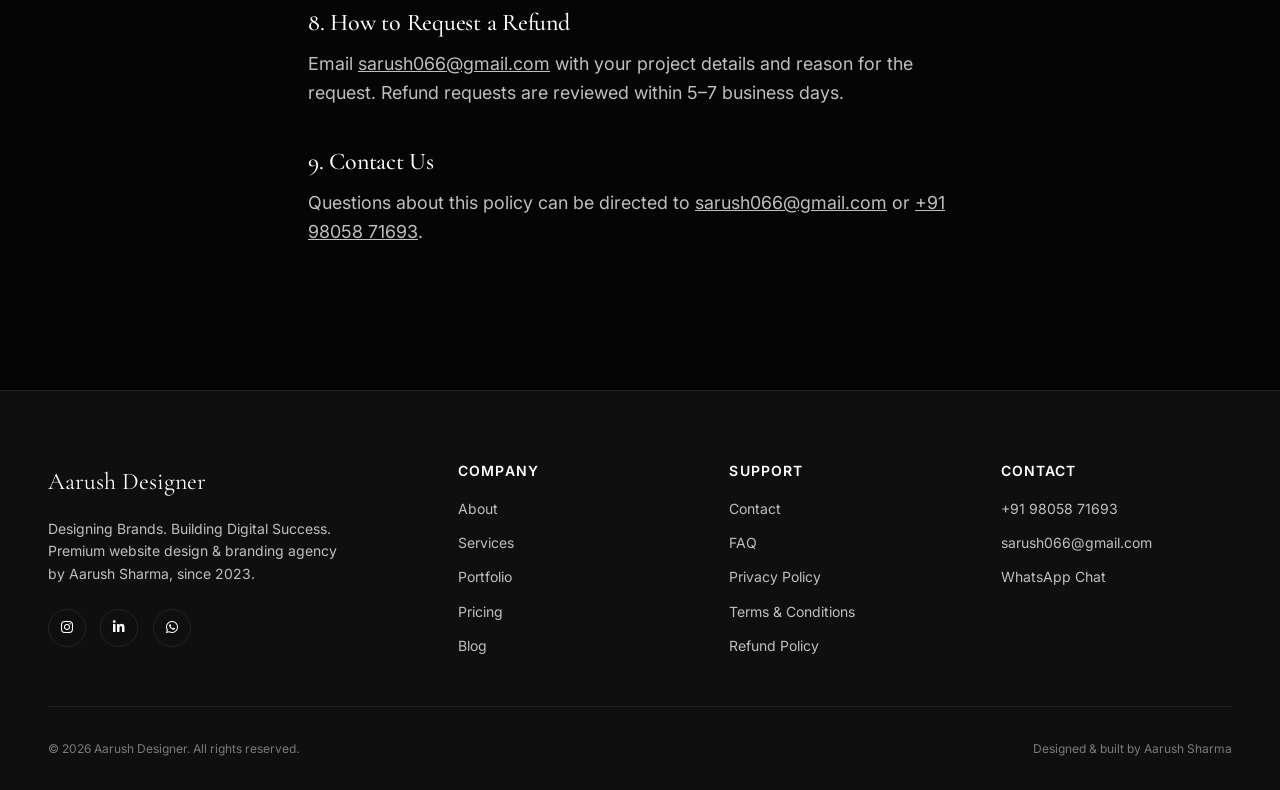
<file: refund-policy.html>
<!DOCTYPE html>
<html lang="en">
<head>
<meta charset="UTF-8">
<meta name="viewport" content="width=device-width, initial-scale=1.0">
<title>Refund Policy — Aarush Designer</title>
<meta name="description" content="Refund Policy for Aarush Designer projects and monthly management plans.">
<meta name="theme-color" content="#050505">

<link rel="preconnect" href="https://fonts.googleapis.com">
<link rel="preconnect" href="https://fonts.gstatic.com" crossorigin>
<link href="https://fonts.googleapis.com/css2?family=Cormorant+Garamond:wght@400;500;600;700&family=Inter:wght@400;500;600;700&display=swap" rel="stylesheet">
<link rel="stylesheet" href="https://cdnjs.cloudflare.com/ajax/libs/font-awesome/6.5.1/css/all.min.css">

<link rel="stylesheet" href="assets/css/style.css">
<link rel="stylesheet" href="assets/css/components.css">
<link rel="stylesheet" href="assets/css/animations.css">

<style>
  .legal-content { max-width: 760px; }
  .legal-content h2 { font-size: 1.5rem; margin-top: 2.6rem; margin-bottom: 0.9rem; }
  .legal-content h2:first-child { margin-top: 0; }
  .legal-content p { margin-bottom: 1rem; font-size: var(--fs-body-lg); }
  .legal-content ul { margin: 1rem 0 1rem 1.3rem; }
  .legal-content li { list-style: disc; color: var(--text-secondary); margin-bottom: 0.6rem; font-size: var(--fs-body-lg); }
  .legal-updated { font-size: var(--fs-caption); color: var(--text-muted); text-transform: uppercase; letter-spacing: 0.08em; }
</style>
</head>
<body>

<div class="loader" aria-hidden="true">
  <div class="loader__mark">Aarush Designer</div>
  <div class="loader__bar"></div>
</div>

<div class="scroll-progress"></div>
<div class="cursor-dot"></div>
<div class="cursor-ring"></div>

<header class="navbar">
  <div class="container navbar__inner">
    <a href="index.html" class="navbar__logo">Aarush <span>Designer</span></a>
    <nav class="navbar__links">
      <a href="index.html">Home</a>
      <a href="about.html">About</a>
      <a href="services.html">Services</a>
      <a href="portfolio.html">Portfolio</a>
      <a href="pricing.html">Pricing</a>
      <a href="blog.html">Blog</a>
      <a href="contact.html">Contact</a>
    </nav>
    <div class="navbar__actions">
      <a href="contact.html" class="btn btn-primary btn-sm">Book Free Consultation</a>
      <button class="navbar__toggle" aria-label="Toggle menu"><span></span><span></span><span></span></button>
    </div>
  </div>
</header>

<main>

  <section class="section" style="padding-top: clamp(8rem, 12vw, 10rem); padding-bottom: 1rem;">
    <div class="container">
      <div class="eyebrow" data-hero-in>Legal</div>
      <h1 style="max-width: 700px;" data-hero-in>Refund Policy</h1>
      <p class="legal-updated" style="margin-top: 1.2rem;" data-hero-in>Last updated: August 2026</p>
    </div>
  </section>

  <section class="section" style="padding-top: 1.5rem;">
    <div class="container legal-content" data-reveal>

      <h2>1. Overview</h2>
      <p>We want every client to be confident in what they're paying for. This policy explains how refunds are handled for project work and monthly management plans.</p>

      <h2>2. Advance Payments</h2>
      <p>Advance payments confirm your project slot and cover initial discovery, planning and design work. Once design work has begun, the advance is non-refundable, as time and resources have already been committed to your project.</p>

      <h2>3. Milestone Payments</h2>
      <p>For projects billed in milestones, payments already made for completed stages (e.g. approved wireframes, approved UI design) are non-refundable. If a project is cancelled mid-way, you will only be billed for work completed up to that point.</p>

      <h2>4. Cancellation Before Work Begins</h2>
      <p>If a project is cancelled before any design or development work has started, a partial refund of the advance may be issued at our discretion, minus any consultation or planning time already spent.</p>

      <h2>5. Monthly Website Management Plan</h2>
      <p>The ₹5,000/month management plan is billed in advance for that month's services. Since work (backups, monitoring, updates) begins immediately each billing cycle, monthly fees are non-refundable once the cycle has started. You may cancel anytime to stop future billing.</p>

      <h2>6. Third-Party Costs</h2>
      <p>Costs paid on your behalf to third parties (domain registration, hosting, premium plugins, stock assets) are non-refundable once purchased, as these are governed by the third-party provider's own policies.</p>

      <h2>7. Quality Issues</h2>
      <p>If delivered work does not match the agreed scope, we will revise it at no additional cost within the agreed revision rounds. Refunds for quality concerns are considered only if issues cannot be resolved through revision.</p>

      <h2>8. How to Request a Refund</h2>
      <p>Email <a href="mailto:sarush066@gmail.com" style="text-decoration:underline;">sarush066@gmail.com</a> with your project details and reason for the request. Refund requests are reviewed within 5–7 business days.</p>

      <h2>9. Contact Us</h2>
      <p>Questions about this policy can be directed to <a href="mailto:sarush066@gmail.com" style="text-decoration:underline;">sarush066@gmail.com</a> or <a href="tel:+919805871693" style="text-decoration:underline;">+91 98058 71693</a>.</p>

    </div>
  </section>

</main>

<footer class="footer">
  <div class="container">
    <div class="footer__grid">
      <div>
        <div class="footer__brand">Aarush Designer</div>
        <p class="footer__desc">Designing Brands. Building Digital Success. Premium website design & branding agency by Aarush Sharma, since 2023.</p>
        <div class="footer__social" style="margin-top:1.5rem;">
          <a href="#" aria-label="Instagram"><i class="fa-brands fa-instagram"></i></a>
          <a href="#" aria-label="LinkedIn"><i class="fa-brands fa-linkedin-in"></i></a>
          <a href="https://wa.me/919805871693" aria-label="WhatsApp"><i class="fa-brands fa-whatsapp"></i></a>
        </div>
      </div>
      <div>
        <h4>Company</h4>
        <div class="footer__links">
          <a href="about.html">About</a>
          <a href="services.html">Services</a>
          <a href="portfolio.html">Portfolio</a>
          <a href="pricing.html">Pricing</a>
          <a href="blog.html">Blog</a>
        </div>
      </div>
      <div>
        <h4>Support</h4>
        <div class="footer__links">
          <a href="contact.html">Contact</a>
          <a href="faq.html">FAQ</a>
          <a href="privacy-policy.html">Privacy Policy</a>
          <a href="terms-conditions.html">Terms & Conditions</a>
          <a href="refund-policy.html">Refund Policy</a>
        </div>
      </div>
      <div>
        <h4>Contact</h4>
        <div class="footer__links">
          <a href="tel:+919805871693">+91 98058 71693</a>
          <a href="mailto:sarush066@gmail.com">sarush066@gmail.com</a>
          <a href="https://wa.me/919805871693">WhatsApp Chat</a>
        </div>
      </div>
    </div>
    <div class="footer__bottom">
      <span>© 2026 Aarush Designer. All rights reserved.</span>
      <span>Designed & built by Aarush Sharma</span>
    </div>
  </div>
</footer>

<a href="https://wa.me/919805871693" class="float-whatsapp" aria-label="Chat on WhatsApp"><i class="fa-brands fa-whatsapp"></i></a>
<button class="back-to-top" aria-label="Back to top"><i class="fa-solid fa-arrow-up"></i></button>

<script src="assets/js/main.js"></script>
<script src="assets/js/animations.js"></script>
</body>
</html>
</file>
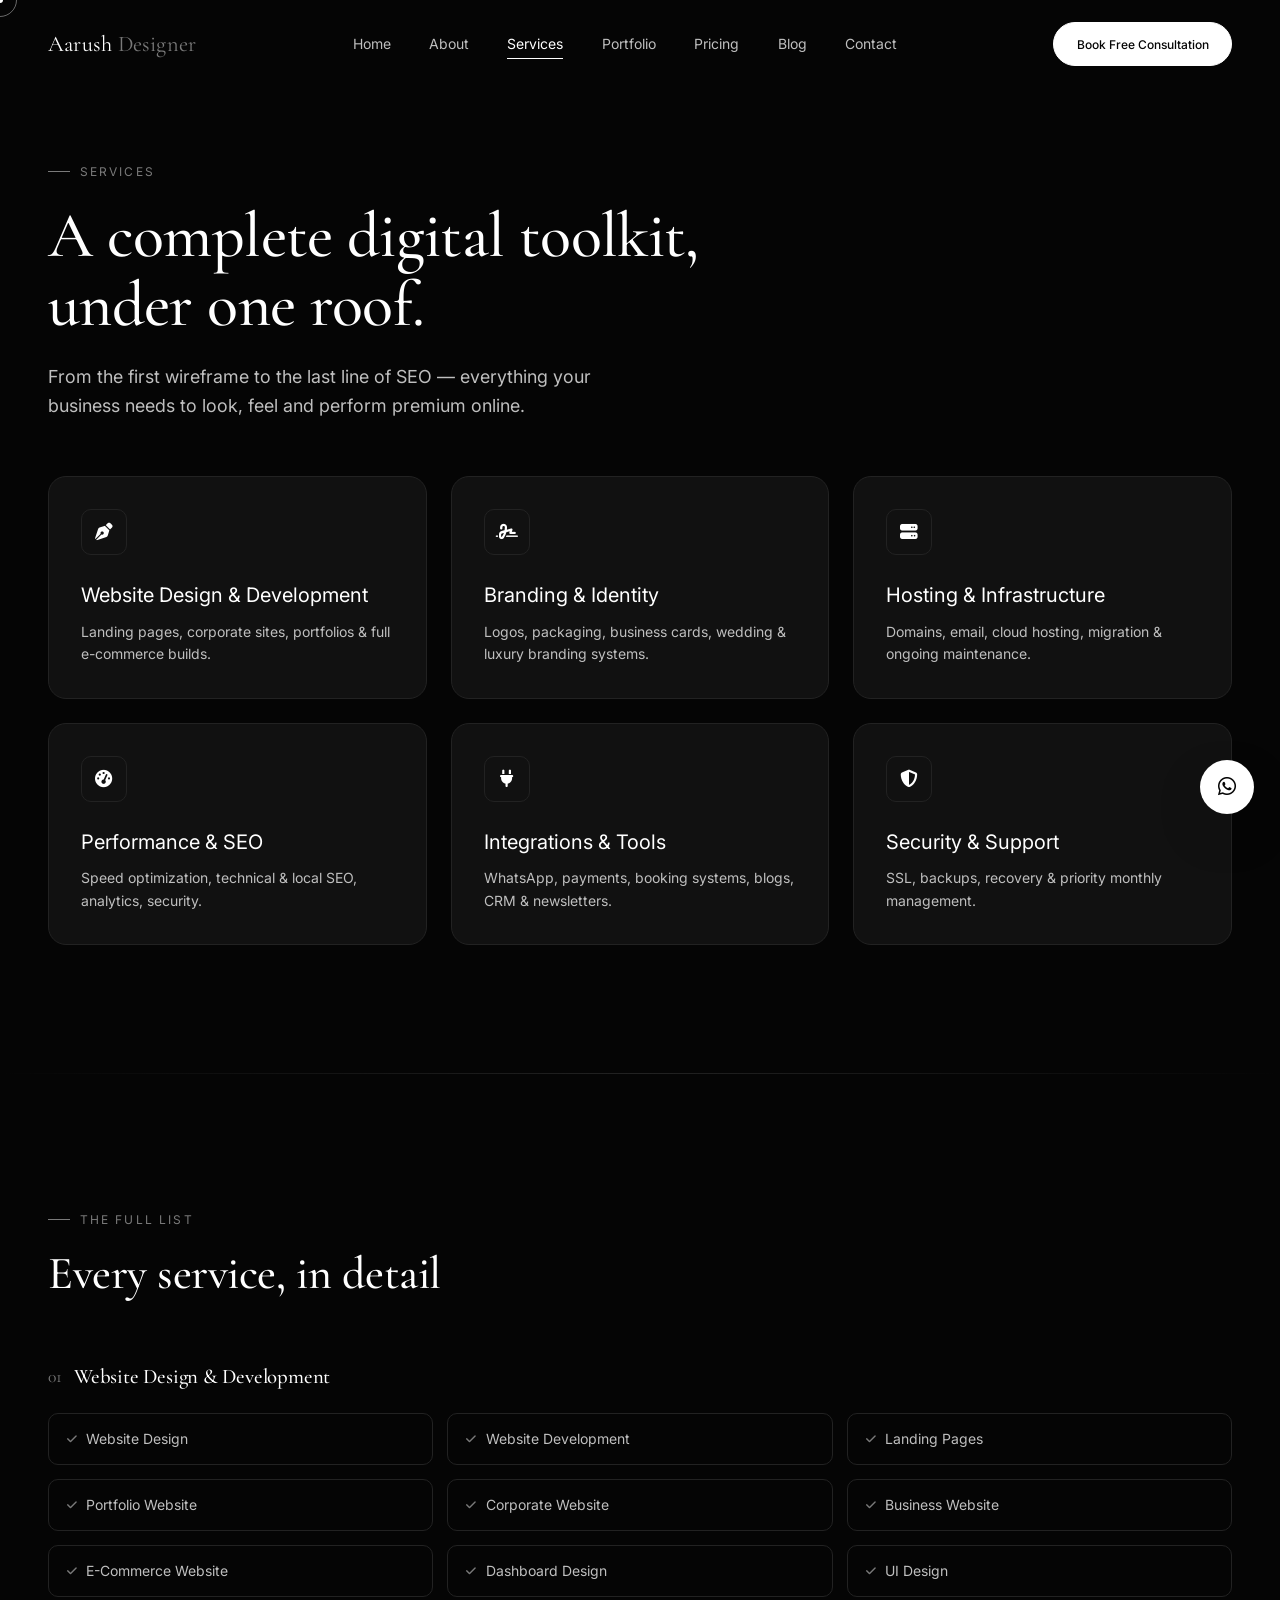
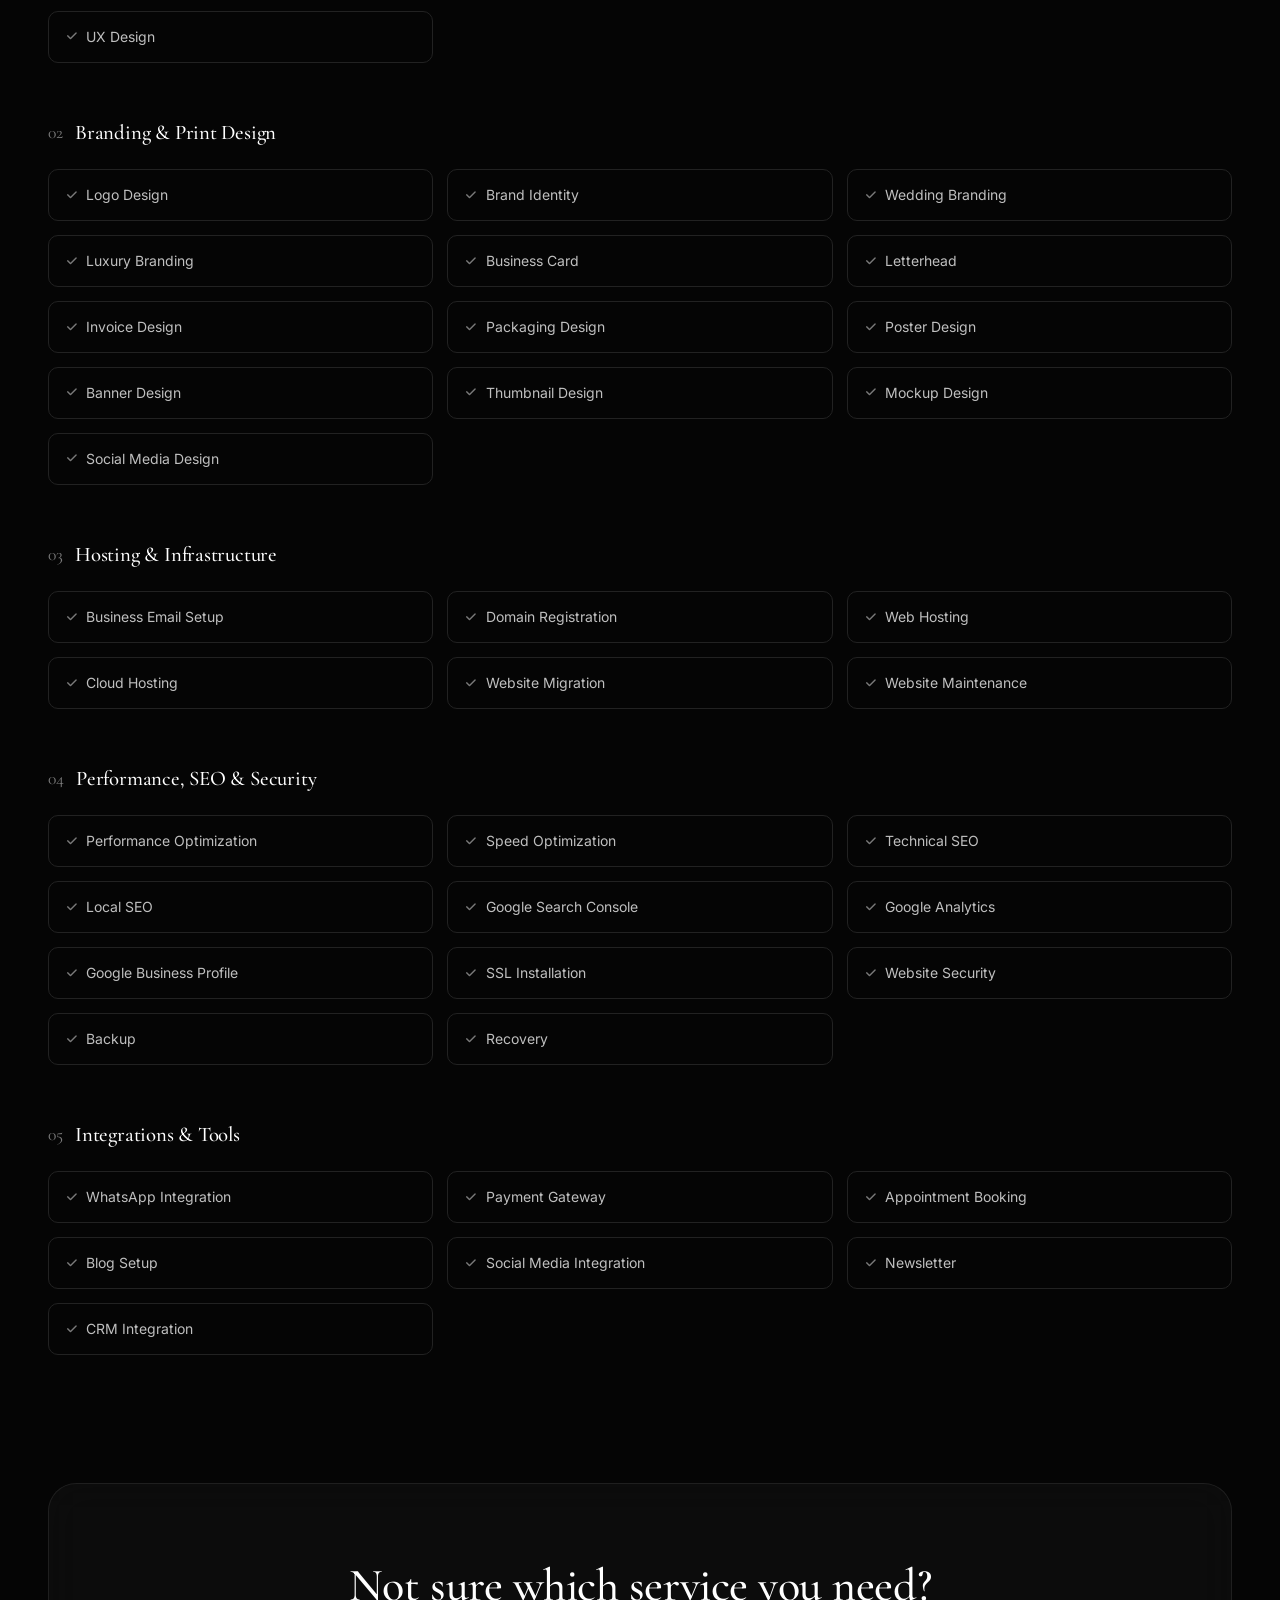
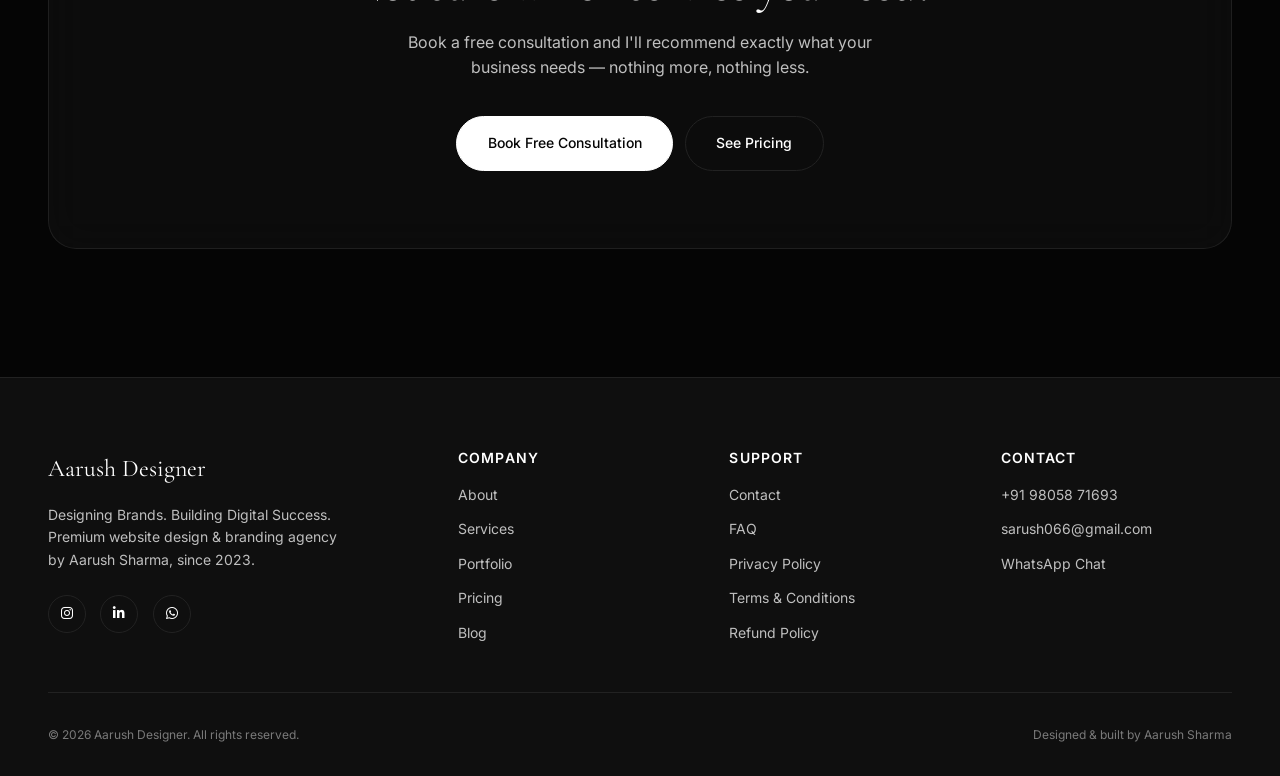
<file: services.html>
<!DOCTYPE html>
<html lang="en">
<head>
<meta charset="UTF-8">
<meta name="viewport" content="width=device-width, initial-scale=1.0">
<title>Services — Aarush Designer</title>
<meta name="description" content="Full-stack website design, branding, development, hosting and SEO services by Aarush Designer.">
<meta name="theme-color" content="#050505">

<link rel="preconnect" href="https://fonts.googleapis.com">
<link rel="preconnect" href="https://fonts.gstatic.com" crossorigin>
<link href="https://fonts.googleapis.com/css2?family=Cormorant+Garamond:wght@400;500;600;700&family=Inter:wght@400;500;600;700&display=swap" rel="stylesheet">
<link rel="stylesheet" href="https://cdnjs.cloudflare.com/ajax/libs/font-awesome/6.5.1/css/all.min.css">

<link rel="stylesheet" href="assets/css/style.css">
<link rel="stylesheet" href="assets/css/components.css">
<link rel="stylesheet" href="assets/css/animations.css">

<style>
  .service-pill {
    display: inline-flex; align-items: center; gap: 0.6rem;
    padding: 0.85rem 1.1rem; border: 1px solid var(--border-color);
    border-radius: var(--radius-sm); font-size: var(--fs-small); color: var(--text-secondary);
    transition: border-color .3s ease, color .3s ease, background .3s ease;
  }
  .service-pill:hover { border-color: var(--border-hover); color: var(--text-primary); background: var(--bg-card); }
  .service-pill i { font-size: 0.7rem; color: var(--text-muted); }
  .pill-grid { display: grid; grid-template-columns: repeat(3, 1fr); gap: 0.9rem; }
  @media (max-width: 900px) { .pill-grid { grid-template-columns: repeat(2, 1fr); } }
  @media (max-width: 560px) { .pill-grid { grid-template-columns: 1fr; } }
  .category-num { font-family: var(--font-display); font-size: 1.1rem; color: var(--text-muted); }
</style>
</head>
<body>

<div class="loader" aria-hidden="true">
  <div class="loader__mark">Aarush Designer</div>
  <div class="loader__bar"></div>
</div>

<div class="scroll-progress"></div>
<div class="cursor-dot"></div>
<div class="cursor-ring"></div>

<header class="navbar">
  <div class="container navbar__inner">
    <a href="index.html" class="navbar__logo">Aarush <span>Designer</span></a>
    <nav class="navbar__links">
      <a href="index.html">Home</a>
      <a href="about.html">About</a>
      <a href="services.html" class="is-active">Services</a>
      <a href="portfolio.html">Portfolio</a>
      <a href="pricing.html">Pricing</a>
      <a href="blog.html">Blog</a>
      <a href="contact.html">Contact</a>
    </nav>
    <div class="navbar__actions">
      <a href="contact.html" class="btn btn-primary btn-sm">Book Free Consultation</a>
      <button class="navbar__toggle" aria-label="Toggle menu"><span></span><span></span><span></span></button>
    </div>
  </div>
</header>

<main>

  <!-- ================= PAGE HERO ================= -->
  <section class="section" style="padding-top: clamp(8rem, 12vw, 10rem); padding-bottom: 2rem;">
    <div class="container">
      <div class="eyebrow" data-hero-in>Services</div>
      <h1 style="max-width: 800px;" data-hero-in>A complete digital toolkit, under one roof.</h1>
      <p style="max-width: 560px; margin-top: 1.5rem; font-size: var(--fs-body-lg);" data-hero-in>
        From the first wireframe to the last line of SEO — everything your business needs to look, feel and perform premium online.
      </p>
    </div>
  </section>

  <!-- ================= FEATURED SERVICES ================= -->
  <section class="section" style="padding-top: 1.5rem;">
    <div class="container">
      <div class="grid grid-3">
        <div class="card" data-reveal>
          <div class="card__icon"><i class="fa-solid fa-pen-nib"></i></div>
          <div class="card__title">Website Design & Development</div>
          <p class="card__text">Landing pages, corporate sites, portfolios & full e-commerce builds.</p>
        </div>
        <div class="card" data-reveal data-reveal-delay="1">
          <div class="card__icon"><i class="fa-solid fa-signature"></i></div>
          <div class="card__title">Branding & Identity</div>
          <p class="card__text">Logos, packaging, business cards, wedding & luxury branding systems.</p>
        </div>
        <div class="card" data-reveal data-reveal-delay="2">
          <div class="card__icon"><i class="fa-solid fa-server"></i></div>
          <div class="card__title">Hosting & Infrastructure</div>
          <p class="card__text">Domains, email, cloud hosting, migration & ongoing maintenance.</p>
        </div>
        <div class="card" data-reveal>
          <div class="card__icon"><i class="fa-solid fa-gauge-high"></i></div>
          <div class="card__title">Performance & SEO</div>
          <p class="card__text">Speed optimization, technical & local SEO, analytics, security.</p>
        </div>
        <div class="card" data-reveal data-reveal-delay="1">
          <div class="card__icon"><i class="fa-solid fa-plug"></i></div>
          <div class="card__title">Integrations & Tools</div>
          <p class="card__text">WhatsApp, payments, booking systems, blogs, CRM & newsletters.</p>
        </div>
        <div class="card" data-reveal data-reveal-delay="2">
          <div class="card__icon"><i class="fa-solid fa-shield-halved"></i></div>
          <div class="card__title">Security & Support</div>
          <p class="card__text">SSL, backups, recovery & priority monthly management.</p>
        </div>
      </div>
    </div>
  </section>

  <hr class="divider">

  <!-- ================= FULL CATALOGUE ================= -->
  <section class="section">
    <div class="container">
      <div class="section-head" data-reveal>
        <div class="eyebrow">The Full List</div>
        <h2>Every service, in detail</h2>
      </div>

      <!-- Category 01 -->
      <div style="margin-bottom: 3.5rem;" data-reveal>
        <div class="flex gap-sm" style="align-items:center; margin-bottom:1.4rem;">
          <span class="category-num">01</span><h3 style="font-size:1.3rem;">Website Design & Development</h3>
        </div>
        <div class="pill-grid">
          <span class="service-pill"><i class="fa-solid fa-check"></i>Website Design</span>
          <span class="service-pill"><i class="fa-solid fa-check"></i>Website Development</span>
          <span class="service-pill"><i class="fa-solid fa-check"></i>Landing Pages</span>
          <span class="service-pill"><i class="fa-solid fa-check"></i>Portfolio Website</span>
          <span class="service-pill"><i class="fa-solid fa-check"></i>Corporate Website</span>
          <span class="service-pill"><i class="fa-solid fa-check"></i>Business Website</span>
          <span class="service-pill"><i class="fa-solid fa-check"></i>E-Commerce Website</span>
          <span class="service-pill"><i class="fa-solid fa-check"></i>Dashboard Design</span>
          <span class="service-pill"><i class="fa-solid fa-check"></i>UI Design</span>
          <span class="service-pill"><i class="fa-solid fa-check"></i>UX Design</span>
        </div>
      </div>

      <!-- Category 02 -->
      <div style="margin-bottom: 3.5rem;" data-reveal>
        <div class="flex gap-sm" style="align-items:center; margin-bottom:1.4rem;">
          <span class="category-num">02</span><h3 style="font-size:1.3rem;">Branding & Print Design</h3>
        </div>
        <div class="pill-grid">
          <span class="service-pill"><i class="fa-solid fa-check"></i>Logo Design</span>
          <span class="service-pill"><i class="fa-solid fa-check"></i>Brand Identity</span>
          <span class="service-pill"><i class="fa-solid fa-check"></i>Wedding Branding</span>
          <span class="service-pill"><i class="fa-solid fa-check"></i>Luxury Branding</span>
          <span class="service-pill"><i class="fa-solid fa-check"></i>Business Card</span>
          <span class="service-pill"><i class="fa-solid fa-check"></i>Letterhead</span>
          <span class="service-pill"><i class="fa-solid fa-check"></i>Invoice Design</span>
          <span class="service-pill"><i class="fa-solid fa-check"></i>Packaging Design</span>
          <span class="service-pill"><i class="fa-solid fa-check"></i>Poster Design</span>
          <span class="service-pill"><i class="fa-solid fa-check"></i>Banner Design</span>
          <span class="service-pill"><i class="fa-solid fa-check"></i>Thumbnail Design</span>
          <span class="service-pill"><i class="fa-solid fa-check"></i>Mockup Design</span>
          <span class="service-pill"><i class="fa-solid fa-check"></i>Social Media Design</span>
        </div>
      </div>

      <!-- Category 03 -->
      <div style="margin-bottom: 3.5rem;" data-reveal>
        <div class="flex gap-sm" style="align-items:center; margin-bottom:1.4rem;">
          <span class="category-num">03</span><h3 style="font-size:1.3rem;">Hosting & Infrastructure</h3>
        </div>
        <div class="pill-grid">
          <span class="service-pill"><i class="fa-solid fa-check"></i>Business Email Setup</span>
          <span class="service-pill"><i class="fa-solid fa-check"></i>Domain Registration</span>
          <span class="service-pill"><i class="fa-solid fa-check"></i>Web Hosting</span>
          <span class="service-pill"><i class="fa-solid fa-check"></i>Cloud Hosting</span>
          <span class="service-pill"><i class="fa-solid fa-check"></i>Website Migration</span>
          <span class="service-pill"><i class="fa-solid fa-check"></i>Website Maintenance</span>
        </div>
      </div>

      <!-- Category 04 -->
      <div style="margin-bottom: 3.5rem;" data-reveal>
        <div class="flex gap-sm" style="align-items:center; margin-bottom:1.4rem;">
          <span class="category-num">04</span><h3 style="font-size:1.3rem;">Performance, SEO & Security</h3>
        </div>
        <div class="pill-grid">
          <span class="service-pill"><i class="fa-solid fa-check"></i>Performance Optimization</span>
          <span class="service-pill"><i class="fa-solid fa-check"></i>Speed Optimization</span>
          <span class="service-pill"><i class="fa-solid fa-check"></i>Technical SEO</span>
          <span class="service-pill"><i class="fa-solid fa-check"></i>Local SEO</span>
          <span class="service-pill"><i class="fa-solid fa-check"></i>Google Search Console</span>
          <span class="service-pill"><i class="fa-solid fa-check"></i>Google Analytics</span>
          <span class="service-pill"><i class="fa-solid fa-check"></i>Google Business Profile</span>
          <span class="service-pill"><i class="fa-solid fa-check"></i>SSL Installation</span>
          <span class="service-pill"><i class="fa-solid fa-check"></i>Website Security</span>
          <span class="service-pill"><i class="fa-solid fa-check"></i>Backup</span>
          <span class="service-pill"><i class="fa-solid fa-check"></i>Recovery</span>
        </div>
      </div>

      <!-- Category 05 -->
      <div data-reveal>
        <div class="flex gap-sm" style="align-items:center; margin-bottom:1.4rem;">
          <span class="category-num">05</span><h3 style="font-size:1.3rem;">Integrations & Tools</h3>
        </div>
        <div class="pill-grid">
          <span class="service-pill"><i class="fa-solid fa-check"></i>WhatsApp Integration</span>
          <span class="service-pill"><i class="fa-solid fa-check"></i>Payment Gateway</span>
          <span class="service-pill"><i class="fa-solid fa-check"></i>Appointment Booking</span>
          <span class="service-pill"><i class="fa-solid fa-check"></i>Blog Setup</span>
          <span class="service-pill"><i class="fa-solid fa-check"></i>Social Media Integration</span>
          <span class="service-pill"><i class="fa-solid fa-check"></i>Newsletter</span>
          <span class="service-pill"><i class="fa-solid fa-check"></i>CRM Integration</span>
        </div>
      </div>

    </div>
  </section>

  <!-- ================= CTA ================= -->
  <section class="section" style="padding-top: 0;">
    <div class="container">
      <div class="glass" style="padding: clamp(2.5rem, 6vw, 5rem); text-align:center;" data-reveal>
        <h2 style="max-width:700px; margin-inline:auto;">Not sure which service you need?</h2>
        <p style="max-width:480px; margin: 1.2rem auto 0;">Book a free consultation and I'll recommend exactly what your business needs — nothing more, nothing less.</p>
        <div class="flex-center gap-sm" style="margin-top: 2.2rem; flex-wrap:wrap;">
          <a href="contact.html" class="btn btn-primary">Book Free Consultation</a>
          <a href="pricing.html" class="btn btn-outline">See Pricing</a>
        </div>
      </div>
    </div>
  </section>

</main>

<footer class="footer">
  <div class="container">
    <div class="footer__grid">
      <div>
        <div class="footer__brand">Aarush Designer</div>
        <p class="footer__desc">Designing Brands. Building Digital Success. Premium website design & branding agency by Aarush Sharma, since 2023.</p>
        <div class="footer__social" style="margin-top:1.5rem;">
          <a href="#" aria-label="Instagram"><i class="fa-brands fa-instagram"></i></a>
          <a href="#" aria-label="LinkedIn"><i class="fa-brands fa-linkedin-in"></i></a>
          <a href="https://wa.me/919805871693" aria-label="WhatsApp"><i class="fa-brands fa-whatsapp"></i></a>
        </div>
      </div>
      <div>
        <h4>Company</h4>
        <div class="footer__links">
          <a href="about.html">About</a>
          <a href="services.html">Services</a>
          <a href="portfolio.html">Portfolio</a>
          <a href="pricing.html">Pricing</a>
          <a href="blog.html">Blog</a>
        </div>
      </div>
      <div>
        <h4>Support</h4>
        <div class="footer__links">
          <a href="contact.html">Contact</a>
          <a href="faq.html">FAQ</a>
          <a href="privacy-policy.html">Privacy Policy</a>
          <a href="terms-conditions.html">Terms & Conditions</a>
          <a href="refund-policy.html">Refund Policy</a>
        </div>
      </div>
      <div>
        <h4>Contact</h4>
        <div class="footer__links">
          <a href="tel:+919805871693">+91 98058 71693</a>
          <a href="mailto:sarush066@gmail.com">sarush066@gmail.com</a>
          <a href="https://wa.me/919805871693">WhatsApp Chat</a>
        </div>
      </div>
    </div>
    <div class="footer__bottom">
      <span>© 2026 Aarush Designer. All rights reserved.</span>
      <span>Designed & built by Aarush Sharma</span>
    </div>
  </div>
</footer>

<a href="https://wa.me/919805871693" class="float-whatsapp" aria-label="Chat on WhatsApp"><i class="fa-brands fa-whatsapp"></i></a>
<button class="back-to-top" aria-label="Back to top"><i class="fa-solid fa-arrow-up"></i></button>

<script src="assets/js/main.js"></script>
<script src="assets/js/animations.js"></script>
</body>
</html>
</file>
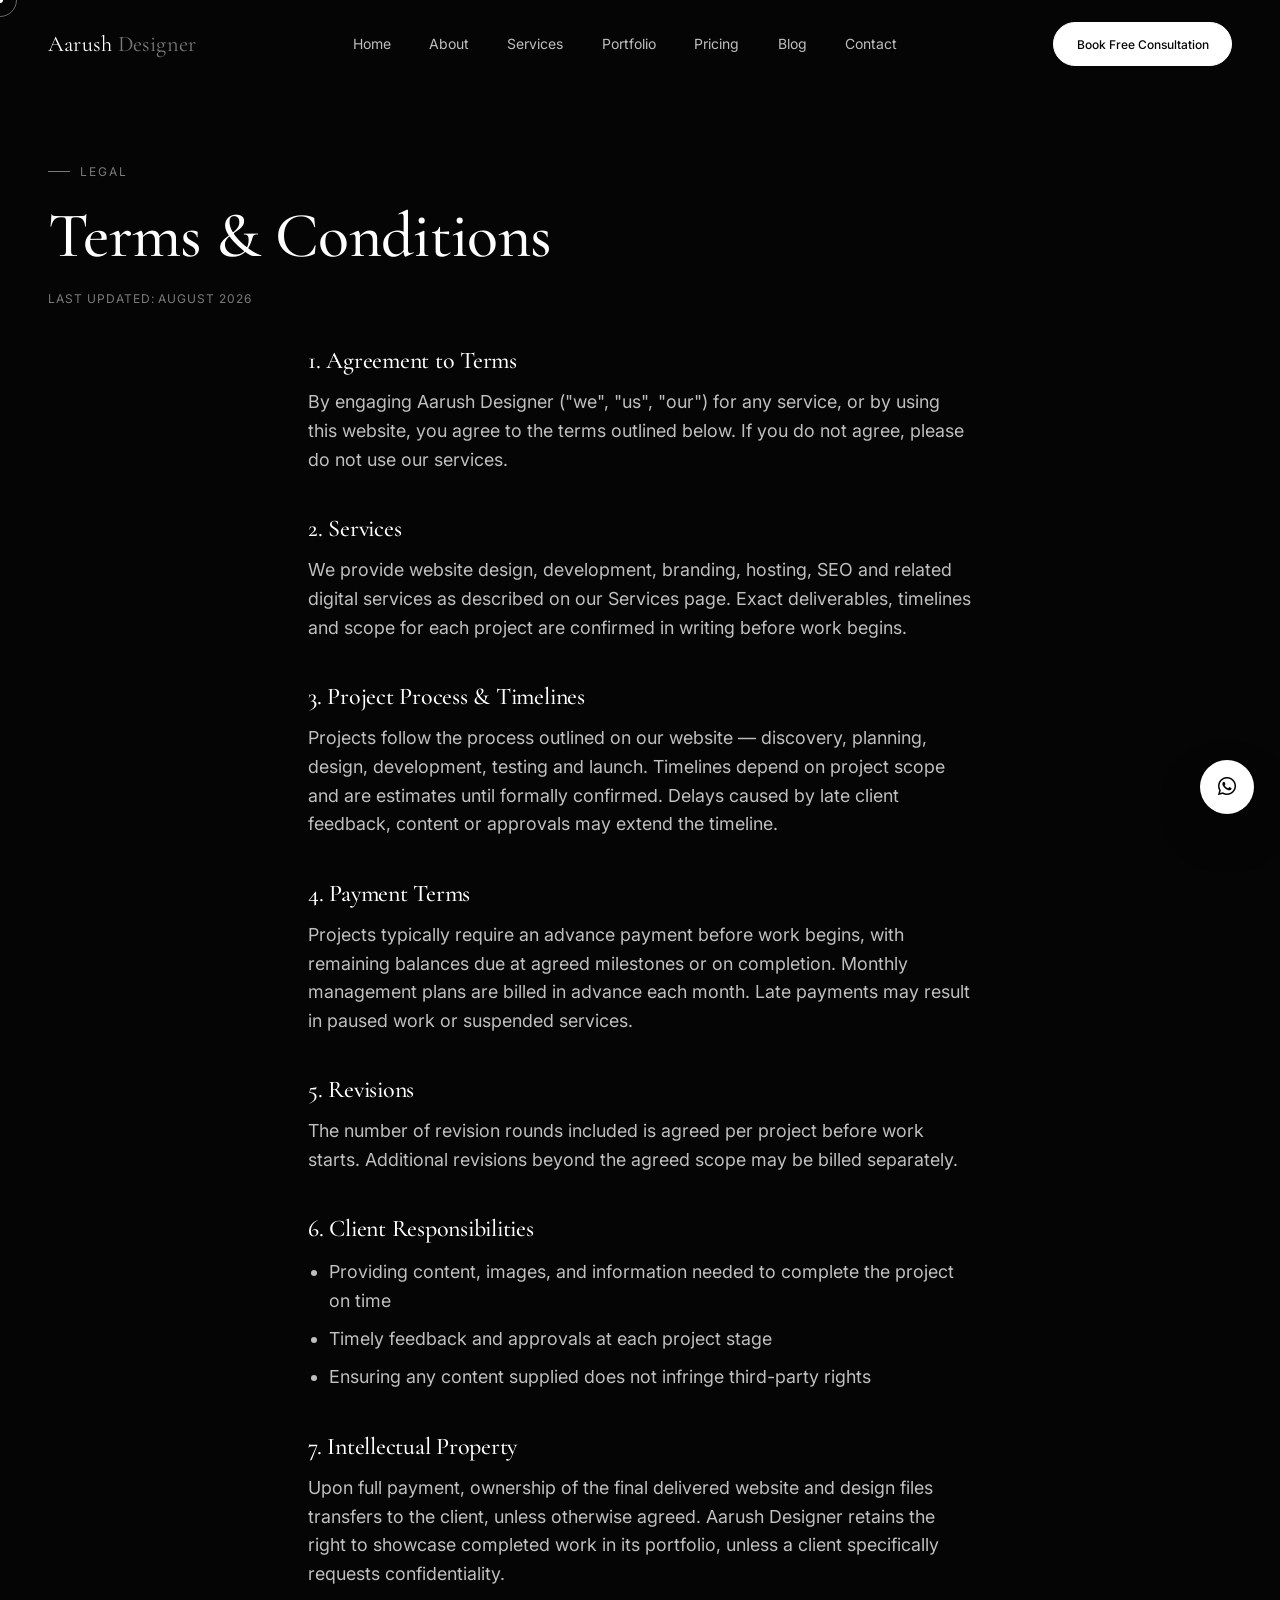
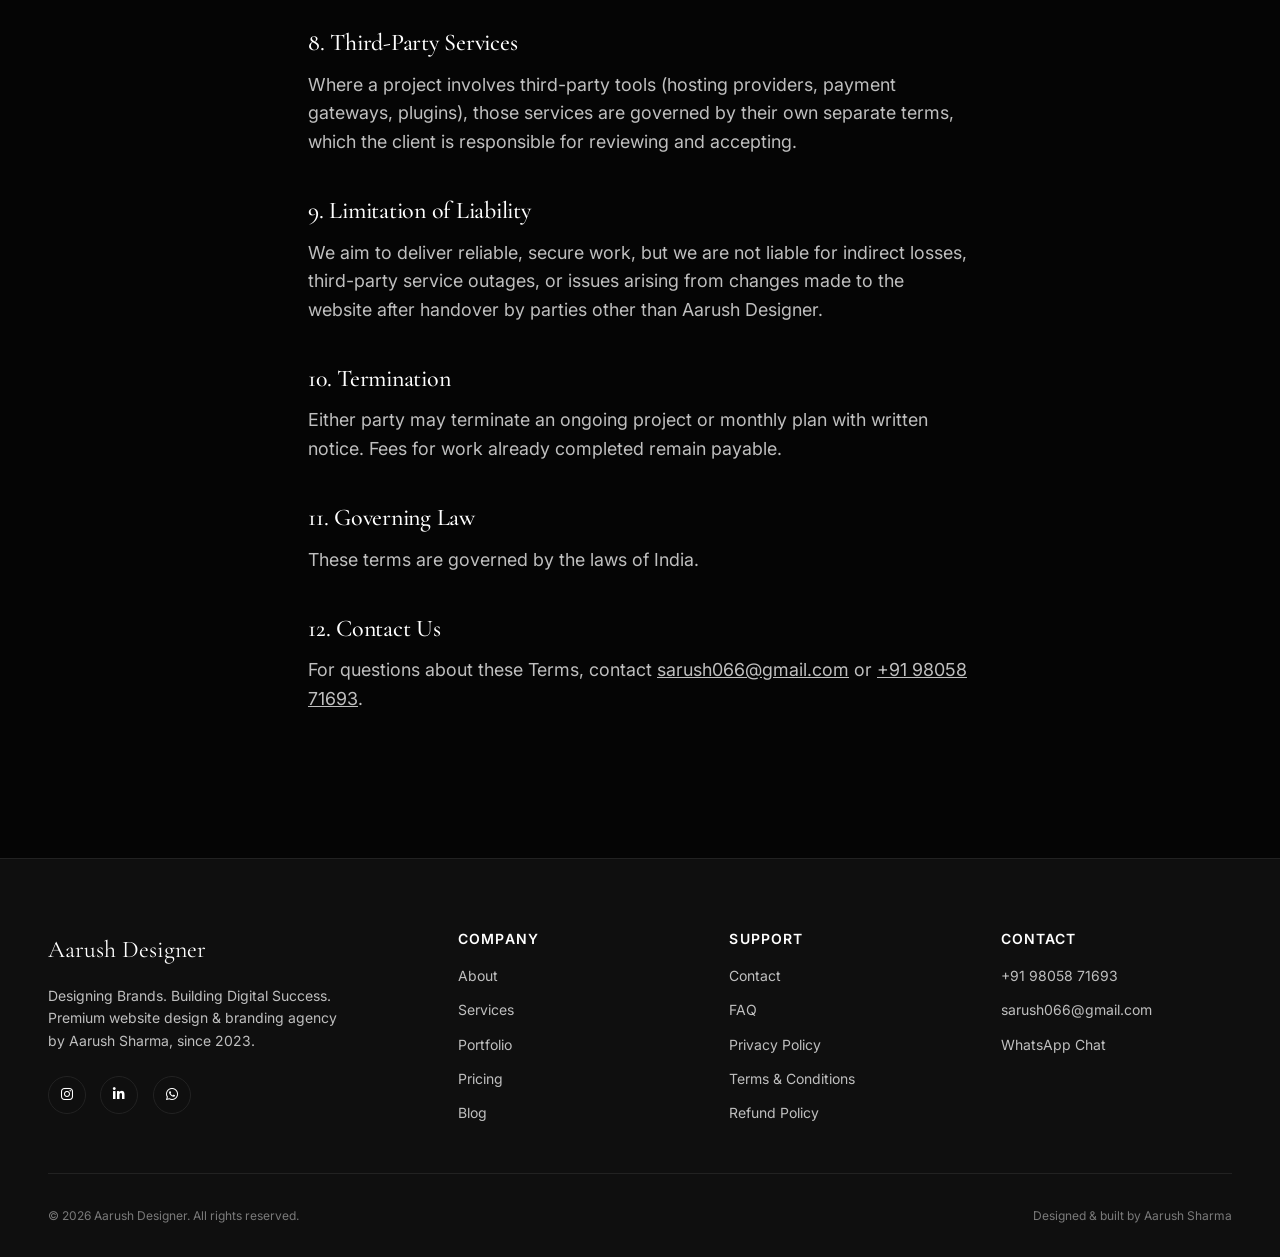
<file: terms-conditions.html>
<!DOCTYPE html>
<html lang="en">
<head>
<meta charset="UTF-8">
<meta name="viewport" content="width=device-width, initial-scale=1.0">
<title>Terms & Conditions — Aarush Designer</title>
<meta name="description" content="Terms and Conditions for working with Aarush Designer.">
<meta name="theme-color" content="#050505">

<link rel="preconnect" href="https://fonts.googleapis.com">
<link rel="preconnect" href="https://fonts.gstatic.com" crossorigin>
<link href="https://fonts.googleapis.com/css2?family=Cormorant+Garamond:wght@400;500;600;700&family=Inter:wght@400;500;600;700&display=swap" rel="stylesheet">
<link rel="stylesheet" href="https://cdnjs.cloudflare.com/ajax/libs/font-awesome/6.5.1/css/all.min.css">

<link rel="stylesheet" href="assets/css/style.css">
<link rel="stylesheet" href="assets/css/components.css">
<link rel="stylesheet" href="assets/css/animations.css">

<style>
  .legal-content { max-width: 760px; }
  .legal-content h2 { font-size: 1.5rem; margin-top: 2.6rem; margin-bottom: 0.9rem; }
  .legal-content h2:first-child { margin-top: 0; }
  .legal-content p { margin-bottom: 1rem; font-size: var(--fs-body-lg); }
  .legal-content ul { margin: 1rem 0 1rem 1.3rem; }
  .legal-content li { list-style: disc; color: var(--text-secondary); margin-bottom: 0.6rem; font-size: var(--fs-body-lg); }
  .legal-updated { font-size: var(--fs-caption); color: var(--text-muted); text-transform: uppercase; letter-spacing: 0.08em; }
</style>
</head>
<body>

<div class="loader" aria-hidden="true">
  <div class="loader__mark">Aarush Designer</div>
  <div class="loader__bar"></div>
</div>

<div class="scroll-progress"></div>
<div class="cursor-dot"></div>
<div class="cursor-ring"></div>

<header class="navbar">
  <div class="container navbar__inner">
    <a href="index.html" class="navbar__logo">Aarush <span>Designer</span></a>
    <nav class="navbar__links">
      <a href="index.html">Home</a>
      <a href="about.html">About</a>
      <a href="services.html">Services</a>
      <a href="portfolio.html">Portfolio</a>
      <a href="pricing.html">Pricing</a>
      <a href="blog.html">Blog</a>
      <a href="contact.html">Contact</a>
    </nav>
    <div class="navbar__actions">
      <a href="contact.html" class="btn btn-primary btn-sm">Book Free Consultation</a>
      <button class="navbar__toggle" aria-label="Toggle menu"><span></span><span></span><span></span></button>
    </div>
  </div>
</header>

<main>

  <section class="section" style="padding-top: clamp(8rem, 12vw, 10rem); padding-bottom: 1rem;">
    <div class="container">
      <div class="eyebrow" data-hero-in>Legal</div>
      <h1 style="max-width: 700px;" data-hero-in>Terms & Conditions</h1>
      <p class="legal-updated" style="margin-top: 1.2rem;" data-hero-in>Last updated: August 2026</p>
    </div>
  </section>

  <section class="section" style="padding-top: 1.5rem;">
    <div class="container legal-content" data-reveal>

      <h2>1. Agreement to Terms</h2>
      <p>By engaging Aarush Designer ("we", "us", "our") for any service, or by using this website, you agree to the terms outlined below. If you do not agree, please do not use our services.</p>

      <h2>2. Services</h2>
      <p>We provide website design, development, branding, hosting, SEO and related digital services as described on our Services page. Exact deliverables, timelines and scope for each project are confirmed in writing before work begins.</p>

      <h2>3. Project Process & Timelines</h2>
      <p>Projects follow the process outlined on our website — discovery, planning, design, development, testing and launch. Timelines depend on project scope and are estimates until formally confirmed. Delays caused by late client feedback, content or approvals may extend the timeline.</p>

      <h2>4. Payment Terms</h2>
      <p>Projects typically require an advance payment before work begins, with remaining balances due at agreed milestones or on completion. Monthly management plans are billed in advance each month. Late payments may result in paused work or suspended services.</p>

      <h2>5. Revisions</h2>
      <p>The number of revision rounds included is agreed per project before work starts. Additional revisions beyond the agreed scope may be billed separately.</p>

      <h2>6. Client Responsibilities</h2>
      <ul>
        <li>Providing content, images, and information needed to complete the project on time</li>
        <li>Timely feedback and approvals at each project stage</li>
        <li>Ensuring any content supplied does not infringe third-party rights</li>
      </ul>

      <h2>7. Intellectual Property</h2>
      <p>Upon full payment, ownership of the final delivered website and design files transfers to the client, unless otherwise agreed. Aarush Designer retains the right to showcase completed work in its portfolio, unless a client specifically requests confidentiality.</p>

      <h2>8. Third-Party Services</h2>
      <p>Where a project involves third-party tools (hosting providers, payment gateways, plugins), those services are governed by their own separate terms, which the client is responsible for reviewing and accepting.</p>

      <h2>9. Limitation of Liability</h2>
      <p>We aim to deliver reliable, secure work, but we are not liable for indirect losses, third-party service outages, or issues arising from changes made to the website after handover by parties other than Aarush Designer.</p>

      <h2>10. Termination</h2>
      <p>Either party may terminate an ongoing project or monthly plan with written notice. Fees for work already completed remain payable.</p>

      <h2>11. Governing Law</h2>
      <p>These terms are governed by the laws of India.</p>

      <h2>12. Contact Us</h2>
      <p>For questions about these Terms, contact <a href="mailto:sarush066@gmail.com" style="text-decoration:underline;">sarush066@gmail.com</a> or <a href="tel:+919805871693" style="text-decoration:underline;">+91 98058 71693</a>.</p>

    </div>
  </section>

</main>

<footer class="footer">
  <div class="container">
    <div class="footer__grid">
      <div>
        <div class="footer__brand">Aarush Designer</div>
        <p class="footer__desc">Designing Brands. Building Digital Success. Premium website design & branding agency by Aarush Sharma, since 2023.</p>
        <div class="footer__social" style="margin-top:1.5rem;">
          <a href="#" aria-label="Instagram"><i class="fa-brands fa-instagram"></i></a>
          <a href="#" aria-label="LinkedIn"><i class="fa-brands fa-linkedin-in"></i></a>
          <a href="https://wa.me/919805871693" aria-label="WhatsApp"><i class="fa-brands fa-whatsapp"></i></a>
        </div>
      </div>
      <div>
        <h4>Company</h4>
        <div class="footer__links">
          <a href="about.html">About</a>
          <a href="services.html">Services</a>
          <a href="portfolio.html">Portfolio</a>
          <a href="pricing.html">Pricing</a>
          <a href="blog.html">Blog</a>
        </div>
      </div>
      <div>
        <h4>Support</h4>
        <div class="footer__links">
          <a href="contact.html">Contact</a>
          <a href="faq.html">FAQ</a>
          <a href="privacy-policy.html">Privacy Policy</a>
          <a href="terms-conditions.html">Terms & Conditions</a>
          <a href="refund-policy.html">Refund Policy</a>
        </div>
      </div>
      <div>
        <h4>Contact</h4>
        <div class="footer__links">
          <a href="tel:+919805871693">+91 98058 71693</a>
          <a href="mailto:sarush066@gmail.com">sarush066@gmail.com</a>
          <a href="https://wa.me/919805871693">WhatsApp Chat</a>
        </div>
      </div>
    </div>
    <div class="footer__bottom">
      <span>© 2026 Aarush Designer. All rights reserved.</span>
      <span>Designed & built by Aarush Sharma</span>
    </div>
  </div>
</footer>

<a href="https://wa.me/919805871693" class="float-whatsapp" aria-label="Chat on WhatsApp"><i class="fa-brands fa-whatsapp"></i></a>
<button class="back-to-top" aria-label="Back to top"><i class="fa-solid fa-arrow-up"></i></button>

<script src="assets/js/main.js"></script>
<script src="assets/js/animations.js"></script>
</body>
</html>
</file>
<file: assets/css/style.css>
/* ============================================================
   AARUSH DESIGNER — GLOBAL FOUNDATION
   Design tokens, reset, typography, layout primitives
   ============================================================ */

:root {
  /* Colors — locked luxury black/white/grey palette */
  --bg-primary: #050505;
  --bg-secondary: #0F0F0F;
  --bg-card: #111111;
  --bg-card-hover: #161616;
  --text-primary: #FFFFFF;
  --text-secondary: #BFBFBF;
  --text-muted: #7A7A7A;
  --border-color: #222222;
  --border-hover: #3A3A3A;
  --accent: #FFFFFF;

  /* Typography */
  --font-display: 'Cormorant Garamond', 'Georgia', serif;
  --font-body: 'Inter', -apple-system, BlinkMacSystemFont, sans-serif;

  /* Type scale (fluid) */
  --fs-hero: clamp(3rem, 7vw, 7rem);
  --fs-h1: clamp(2.4rem, 5vw, 4.5rem);
  --fs-h2: clamp(2rem, 3.6vw, 3.2rem);
  --fs-h3: clamp(1.4rem, 2.2vw, 1.9rem);
  --fs-body-lg: clamp(1.05rem, 1.4vw, 1.25rem);
  --fs-body: 1rem;
  --fs-small: 0.875rem;
  --fs-caption: 0.75rem;

  /* Spacing */
  --space-section: clamp(5rem, 10vw, 9rem);
  --space-container: clamp(1.25rem, 5vw, 3rem);
  --max-width: 1320px;

  /* Effects */
  --radius-sm: 10px;
  --radius-md: 18px;
  --radius-lg: 28px;
  --radius-full: 999px;
  --shadow-soft: 0 20px 60px -20px rgba(0,0,0,0.6);
  --shadow-glow: 0 0 0 1px rgba(255,255,255,0.06), 0 30px 80px -30px rgba(255,255,255,0.08);
  --transition-base: 0.5s cubic-bezier(0.16, 1, 0.3, 1);
  --transition-fast: 0.25s cubic-bezier(0.16, 1, 0.3, 1);
}

/* ---------- Reset ---------- */
*, *::before, *::after { box-sizing: border-box; margin: 0; padding: 0; }

html { scroll-behavior: smooth; -webkit-text-size-adjust: 100%; }

@media (prefers-reduced-motion: reduce) {
  html { scroll-behavior: auto; }
  *, *::before, *::after {
    animation-duration: 0.01ms !important;
    animation-iteration-count: 1 !important;
    transition-duration: 0.01ms !important;
    scroll-behavior: auto !important;
  }
}

body {
  background: var(--bg-primary);
  color: var(--text-primary);
  font-family: var(--font-body);
  font-size: var(--fs-body);
  line-height: 1.6;
  overflow-x: hidden;
  -webkit-font-smoothing: antialiased;
  -moz-osx-font-smoothing: grayscale;
}

img, picture, video, canvas, svg { display: block; max-width: 100%; }
a { color: inherit; text-decoration: none; }
ul, ol { list-style: none; }
button { font: inherit; color: inherit; background: none; border: none; cursor: pointer; }
input, textarea, select { font: inherit; color: inherit; }

a:focus-visible, button:focus-visible, input:focus-visible, textarea:focus-visible {
  outline: 1.5px solid var(--text-primary);
  outline-offset: 3px;
  border-radius: 4px;
}

/* ---------- Typography ---------- */
h1, h2, h3, h4 {
  font-family: var(--font-display);
  font-weight: 500;
  line-height: 1.08;
  letter-spacing: -0.01em;
  color: var(--text-primary);
}

h1 { font-size: var(--fs-h1); }
h2 { font-size: var(--fs-h2); }
h3 { font-size: var(--fs-h3); }
p { color: var(--text-secondary); }

.eyebrow {
  display: inline-flex;
  align-items: center;
  gap: 0.6rem;
  font-family: var(--font-body);
  font-size: var(--fs-caption);
  letter-spacing: 0.18em;
  text-transform: uppercase;
  color: var(--text-muted);
  margin-bottom: 1.25rem;
}
.eyebrow::before { content: ''; width: 22px; height: 1px; background: var(--text-muted); }

/* ---------- Layout ---------- */
.container { max-width: var(--max-width); margin-inline: auto; padding-inline: var(--space-container); }
.section { padding-block: var(--space-section); position: relative; }
.section-head { max-width: 640px; margin-bottom: clamp(2.5rem, 5vw, 4rem); }
.section-head.center { margin-inline: auto; text-align: center; }

.grid { display: grid; gap: 1.5rem; }
.grid-2 { grid-template-columns: repeat(2, 1fr); }
.grid-3 { grid-template-columns: repeat(3, 1fr); }
.grid-4 { grid-template-columns: repeat(4, 1fr); }
.grid-6 { grid-template-columns: repeat(6, 1fr); }

@media (max-width: 1024px) {
  .grid-4 { grid-template-columns: repeat(2, 1fr); }
  .grid-6 { grid-template-columns: repeat(3, 1fr); }
  .grid-3 { grid-template-columns: repeat(2, 1fr); }
}
@media (max-width: 640px) {
  .grid-2, .grid-3, .grid-4, .grid-6 { grid-template-columns: 1fr; }
}

.flex { display: flex; }
.flex-center { display: flex; align-items: center; justify-content: center; }
.flex-between { display: flex; align-items: center; justify-content: space-between; }
.gap-sm { gap: 0.75rem; }
.gap-md { gap: 1.5rem; }

.divider {
  height: 1px; width: 100%;
  background: linear-gradient(90deg, transparent, var(--border-color), transparent);
  border: none;
}

::selection { background: #FFFFFF; color: #000000; }
::-webkit-scrollbar { width: 10px; }
::-webkit-scrollbar-track { background: var(--bg-primary); }
::-webkit-scrollbar-thumb { background: var(--border-color); border-radius: 10px; }
::-webkit-scrollbar-thumb:hover { background: var(--border-hover); }
</file>
<file: assets/css/components.css>
/* ============================================================
   COMPONENTS — navbar, buttons, cards, footer, floating UI
   ============================================================ */

/* ---------- Loading Screen ---------- */
.loader {
  position: fixed; inset: 0; z-index: 9999;
  background: var(--bg-primary);
  display: flex; align-items: center; justify-content: center;
  flex-direction: column; gap: 1.25rem;
  transition: opacity 0.7s ease, visibility 0.7s ease;
}
.loader.is-hidden { opacity: 0; visibility: hidden; pointer-events: none; }
.loader__mark {
  font-family: var(--font-display);
  font-size: 2.2rem;
  letter-spacing: 0.02em;
  opacity: 0;
  animation: loaderFade 1.4s ease forwards;
}
.loader__bar {
  width: 160px; height: 1px; background: var(--border-color);
  position: relative; overflow: hidden;
}
.loader__bar::after {
  content: ''; position: absolute; inset: 0; width: 40%;
  background: var(--text-primary);
  animation: loaderSlide 1.1s ease-in-out infinite;
}
@keyframes loaderFade { to { opacity: 1; } }
@keyframes loaderSlide {
  0% { transform: translateX(-100%); }
  100% { transform: translateX(350%); }
}

/* ---------- Scroll progress ---------- */
.scroll-progress {
  position: fixed; top: 0; left: 0; height: 2px;
  background: var(--text-primary);
  z-index: 9998; width: 0%;
  transition: width 0.1s linear;
}

/* ---------- Custom cursor (desktop only) ---------- */
.cursor-dot, .cursor-ring {
  position: fixed; top: 0; left: 0;
  pointer-events: none; z-index: 9997;
  border-radius: 50%;
  transform: translate(-50%, -50%);
  will-change: transform;
}
.cursor-dot { width: 6px; height: 6px; background: #fff; }
.cursor-ring {
  width: 34px; height: 34px;
  border: 1px solid rgba(255,255,255,0.4);
  transition: width 0.25s ease, height 0.25s ease, border-color 0.25s ease, background 0.25s ease;
}
.cursor-ring.is-active { width: 54px; height: 54px; background: rgba(255,255,255,0.06); border-color: rgba(255,255,255,0.7); }
@media (hover: none), (pointer: coarse) { .cursor-dot, .cursor-ring { display: none; } }

/* ---------- Navbar ---------- */
.navbar {
  position: fixed; top: 0; left: 0; right: 0; z-index: 900;
  padding: 1.4rem 0;
  transition: padding var(--transition-base), background var(--transition-base), border-color var(--transition-base);
  border-bottom: 1px solid transparent;
}
.navbar.is-scrolled {
  padding: 0.85rem 0;
  background: rgba(5,5,5,0.72);
  backdrop-filter: blur(16px) saturate(140%);
  -webkit-backdrop-filter: blur(16px) saturate(140%);
  border-bottom: 1px solid var(--border-color);
}
.navbar__inner { display: flex; align-items: center; justify-content: space-between; }
.navbar__logo { font-family: var(--font-display); font-size: 1.4rem; letter-spacing: 0.01em; }
.navbar__logo span { color: var(--text-muted); }

.navbar__links { display: flex; align-items: center; gap: 2.4rem; }
.navbar__links a {
  font-size: var(--fs-small); color: var(--text-secondary);
  position: relative; padding-block: 4px;
  transition: color var(--transition-fast);
}
.navbar__links a::after {
  content: ''; position: absolute; left: 0; bottom: 0;
  width: 0; height: 1px; background: var(--text-primary);
  transition: width var(--transition-fast);
}
.navbar__links a:hover, .navbar__links a.is-active { color: var(--text-primary); }
.navbar__links a:hover::after, .navbar__links a.is-active::after { width: 100%; }

.navbar__actions { display: flex; align-items: center; gap: 1rem; }
.navbar__toggle { display: none; flex-direction: column; gap: 5px; width: 26px; z-index: 950; }
.navbar__toggle span { display: block; height: 1px; background: #fff; transition: var(--transition-fast); }

@media (max-width: 900px) {
  .navbar__links {
    position: fixed; inset: 0 0 0 30%;
    background: #060606;
    border-left: 1px solid var(--border-color);
    flex-direction: column; justify-content: center; align-items: flex-start;
    padding: 2rem;
    transform: translateX(100%);
    transition: transform var(--transition-base);
  }
  .navbar__links.is-open { transform: translateX(0); }
  .navbar__toggle { display: flex; }
  .navbar__toggle.is-open span:nth-child(1) { transform: translateY(6px) rotate(45deg); }
  .navbar__toggle.is-open span:nth-child(2) { opacity: 0; }
  .navbar__toggle.is-open span:nth-child(3) { transform: translateY(-6px) rotate(-45deg); }
}

/* ---------- Buttons ---------- */
.btn {
  display: inline-flex; align-items: center; justify-content: center; gap: 0.6rem;
  padding: 0.95rem 1.9rem;
  font-size: var(--fs-small); font-weight: 500;
  border-radius: var(--radius-full);
  border: 1px solid var(--border-color);
  transition: transform var(--transition-fast), border-color var(--transition-fast), background var(--transition-fast), color var(--transition-fast);
  white-space: nowrap;
}
.btn-primary { background: #fff; color: #050505; border-color: #fff; }
.btn-primary:hover { transform: translateY(-2px); box-shadow: 0 12px 30px -8px rgba(255,255,255,0.35); }
.btn-outline { background: transparent; color: var(--text-primary); }
.btn-outline:hover { border-color: var(--text-primary); background: rgba(255,255,255,0.04); transform: translateY(-2px); }
.btn-sm { padding: 0.7rem 1.4rem; font-size: var(--fs-caption); }
.btn-block { width: 100%; }

/* ---------- Glass panel ---------- */
.glass {
  background: rgba(255,255,255,0.03);
  border: 1px solid rgba(255,255,255,0.08);
  backdrop-filter: blur(20px);
  -webkit-backdrop-filter: blur(20px);
  border-radius: var(--radius-lg);
}

/* ---------- Cards ---------- */
.card {
  background: var(--bg-card);
  border: 1px solid var(--border-color);
  border-radius: var(--radius-md);
  padding: 2rem;
  transition: border-color var(--transition-base), transform var(--transition-base), background var(--transition-base);
}
.card:hover { border-color: var(--border-hover); background: var(--bg-card-hover); transform: translateY(-6px); }
.card__icon {
  width: 46px; height: 46px; border-radius: var(--radius-sm);
  display: flex; align-items: center; justify-content: center;
  border: 1px solid var(--border-color);
  margin-bottom: 1.5rem; font-size: 1.1rem;
}
.card__title { font-size: 1.25rem; margin-bottom: 0.6rem; }
.card__text { font-size: var(--fs-small); }

/* ---------- Stats ---------- */
.stat { text-align: center; padding: 1.5rem 1rem; }
.stat__num {
  font-family: var(--font-display);
  font-size: clamp(2.2rem, 4vw, 3.4rem);
  font-weight: 500;
}
.stat__label { font-size: var(--fs-caption); color: var(--text-muted); text-transform: uppercase; letter-spacing: 0.1em; margin-top: 0.4rem; }

/* ---------- Testimonial ---------- */
.testimonial-card { padding: 2.2rem; }
.testimonial-card__quote { font-family: var(--font-display); font-size: 1.3rem; line-height: 1.5; color: var(--text-primary); margin-bottom: 1.6rem; }
.testimonial-card__author { display: flex; align-items: center; gap: 0.9rem; }
.testimonial-card__avatar {
  width: 42px; height: 42px; border-radius: 50%;
  background: var(--bg-secondary); border: 1px solid var(--border-color);
  display: flex; align-items: center; justify-content: center;
  font-family: var(--font-display); font-size: 1rem;
}
.testimonial-card__name { font-size: var(--fs-small); font-weight: 600; }
.testimonial-card__role { font-size: var(--fs-caption); color: var(--text-muted); }

/* ---------- Footer ---------- */
.footer { border-top: 1px solid var(--border-color); padding-block: 4.5rem 2rem; background: var(--bg-secondary); }
.footer__grid { display: grid; grid-template-columns: 1.6fr 1fr 1fr 1fr; gap: 2.5rem; margin-bottom: 3rem; }
.footer__brand { font-family: var(--font-display); font-size: 1.5rem; margin-bottom: 1rem; }
.footer__desc { font-size: var(--fs-small); max-width: 300px; }
.footer h4 { font-family: var(--font-body); font-size: var(--fs-small); text-transform: uppercase; letter-spacing: 0.08em; color: var(--text-primary); margin-bottom: 1.2rem; font-weight: 600; }
.footer__links { display: flex; flex-direction: column; gap: 0.75rem; }
.footer__links a { font-size: var(--fs-small); color: var(--text-secondary); transition: color var(--transition-fast); }
.footer__links a:hover { color: var(--text-primary); }
.footer__bottom { display: flex; align-items: center; justify-content: space-between; flex-wrap: wrap; gap: 1rem; padding-top: 2rem; border-top: 1px solid var(--border-color); font-size: var(--fs-caption); color: var(--text-muted); }
.footer__social { display: flex; gap: 0.9rem; }
.footer__social a {
  width: 38px; height: 38px; border-radius: 50%; border: 1px solid var(--border-color);
  display: flex; align-items: center; justify-content: center; font-size: 0.85rem;
  transition: var(--transition-fast);
}
.footer__social a:hover { border-color: var(--text-primary); background: rgba(255,255,255,0.05); }

@media (max-width: 900px) {
  .footer__grid { grid-template-columns: 1fr 1fr; }
}
@media (max-width: 560px) {
  .footer__grid { grid-template-columns: 1fr; }
  .footer__bottom { flex-direction: column; align-items: flex-start; }
}

/* ---------- Floating WhatsApp ---------- */
.float-whatsapp {
  position: fixed; bottom: 5.4rem; right: 1.6rem; z-index: 850;
  width: 54px; height: 54px; border-radius: 50%;
  background: #fff; color: #050505;
  display: flex; align-items: center; justify-content: center;
  font-size: 1.3rem; box-shadow: var(--shadow-soft);
  transition: transform var(--transition-fast);
}
.float-whatsapp:hover { transform: scale(1.08); }

/* ---------- Back to top ---------- */
.back-to-top {
  position: fixed; bottom: 1.6rem; right: 1.6rem; z-index: 850;
  width: 44px; height: 44px; border-radius: 50%;
  border: 1px solid var(--border-color); background: var(--bg-card);
  display: flex; align-items: center; justify-content: center;
  opacity: 0; visibility: hidden; transform: translateY(10px);
  transition: var(--transition-fast);
}
.back-to-top.is-visible { opacity: 1; visibility: visible; transform: translateY(0); }
.back-to-top:hover { border-color: var(--text-primary); }

/* ---------- Badge / tag ---------- */
.badge {
  display: inline-flex; align-items: center; gap: 0.4rem;
  padding: 0.45rem 0.9rem; border-radius: var(--radius-full);
  border: 1px solid var(--border-color); font-size: var(--fs-caption);
  color: var(--text-secondary);
}
.badge__dot { width: 6px; height: 6px; border-radius: 50%; background: #fff; }

/* ---------- Form elements ---------- */
.field { margin-bottom: 1.3rem; }
.field label { display: block; font-size: var(--fs-caption); color: var(--text-muted); text-transform: uppercase; letter-spacing: 0.08em; margin-bottom: 0.6rem; }
.field input, .field textarea {
  width: 100%; background: var(--bg-card); border: 1px solid var(--border-color);
  border-radius: var(--radius-sm); padding: 0.9rem 1.1rem; color: var(--text-primary);
  transition: border-color var(--transition-fast);
}
.field input:focus, .field textarea:focus { border-color: var(--border-hover); outline: none; }
.field textarea { resize: vertical; min-height: 130px; }
.field.has-error input, .field.has-error textarea { border-color: #8a4a4a; }
.field__error { font-size: var(--fs-caption); color: #c47a7a; margin-top: 0.4rem; display: none; }
.field.has-error .field__error { display: block; }
</file>
<file: assets/css/animations.css>
/* ============================================================
   ANIMATIONS — reveal, hover, ambient motion
   ============================================================ */

/* Fade-up reveal (paired with IntersectionObserver in main.js) */
[data-reveal] {
  opacity: 0;
  transform: translateY(28px);
  transition: opacity 0.9s cubic-bezier(0.16,1,0.3,1), transform 0.9s cubic-bezier(0.16,1,0.3,1);
}
[data-reveal].is-visible { opacity: 1; transform: translateY(0); }
[data-reveal="fade"] { transform: none; }
[data-reveal-delay="1"] { transition-delay: 0.1s; }
[data-reveal-delay="2"] { transition-delay: 0.2s; }
[data-reveal-delay="3"] { transition-delay: 0.3s; }
[data-reveal-delay="4"] { transition-delay: 0.4s; }

/* Hero ambient grain */
.grain {
  position: absolute; inset: 0;
  pointer-events: none;
  opacity: 0.045;
  background-image: url("data:image/svg+xml,%3Csvg xmlns='http://www.w3.org/2000/svg' width='120' height='120'%3E%3Cfilter id='n'%3E%3CfeTurbulence type='fractalNoise' baseFrequency='0.9' numOctaves='2' stitchTiles='stitch'/%3E%3C/filter%3E%3Crect width='100%25' height='100%25' filter='url(%23n)'/%3E%3C/svg%3E");
}

/* Floating glass shapes in hero */
.floating-shape {
  position: absolute;
  border-radius: 50%;
  filter: blur(1px);
  animation: floatY 9s ease-in-out infinite;
}
@keyframes floatY {
  0%, 100% { transform: translateY(0) translateX(0); }
  50% { transform: translateY(-22px) translateX(10px); }
}

/* Rotating typed text caret */
.typed-cursor { display: inline-block; margin-left: 2px; animation: blink 0.9s step-end infinite; }
@keyframes blink { 50% { opacity: 0; } }

/* Marquee for client strip */
.marquee {
  display: flex; width: max-content;
  animation: marqueeScroll 28s linear infinite;
  gap: 4rem;
}
.marquee:hover { animation-play-state: paused; }
@keyframes marqueeScroll {
  from { transform: translateX(0); }
  to { transform: translateX(-50%); }
}

/* Counter number pop */
.stat__num.is-counting { animation: numPop 0.4s ease; }
@keyframes numPop { from { opacity: 0.4; } to { opacity: 1; } }

/* Page transition overlay */
.page-transition {
  position: fixed; inset: 0; z-index: 9996;
  background: var(--bg-primary);
  transform: translateY(100%);
  pointer-events: none;
}
.page-transition.is-active { animation: pageOut 0.6s cubic-bezier(0.76,0,0.24,1) forwards; }
@keyframes pageOut {
  0% { transform: translateY(100%); }
  50% { transform: translateY(0%); }
  100% { transform: translateY(-100%); }
}

@media (prefers-reduced-motion: reduce) {
  .floating-shape, .marquee { animation: none; }
}
</file>
